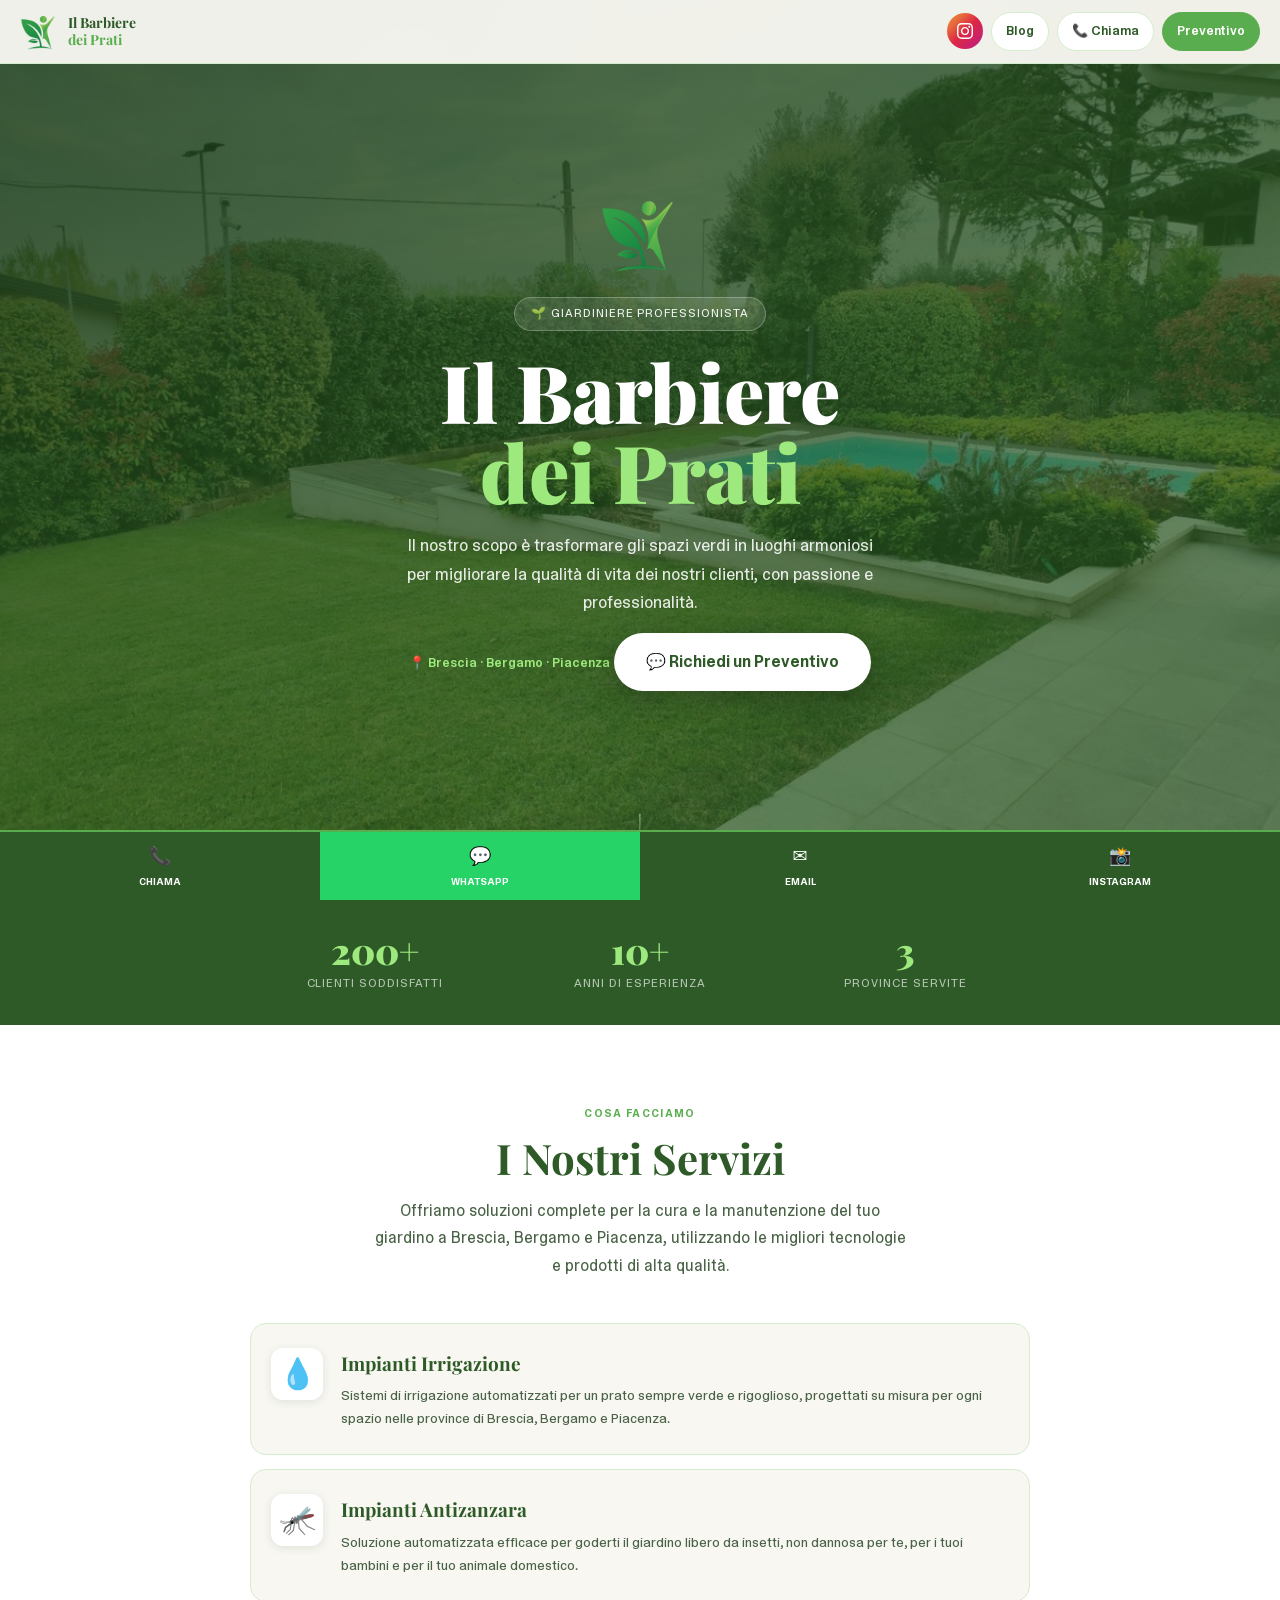
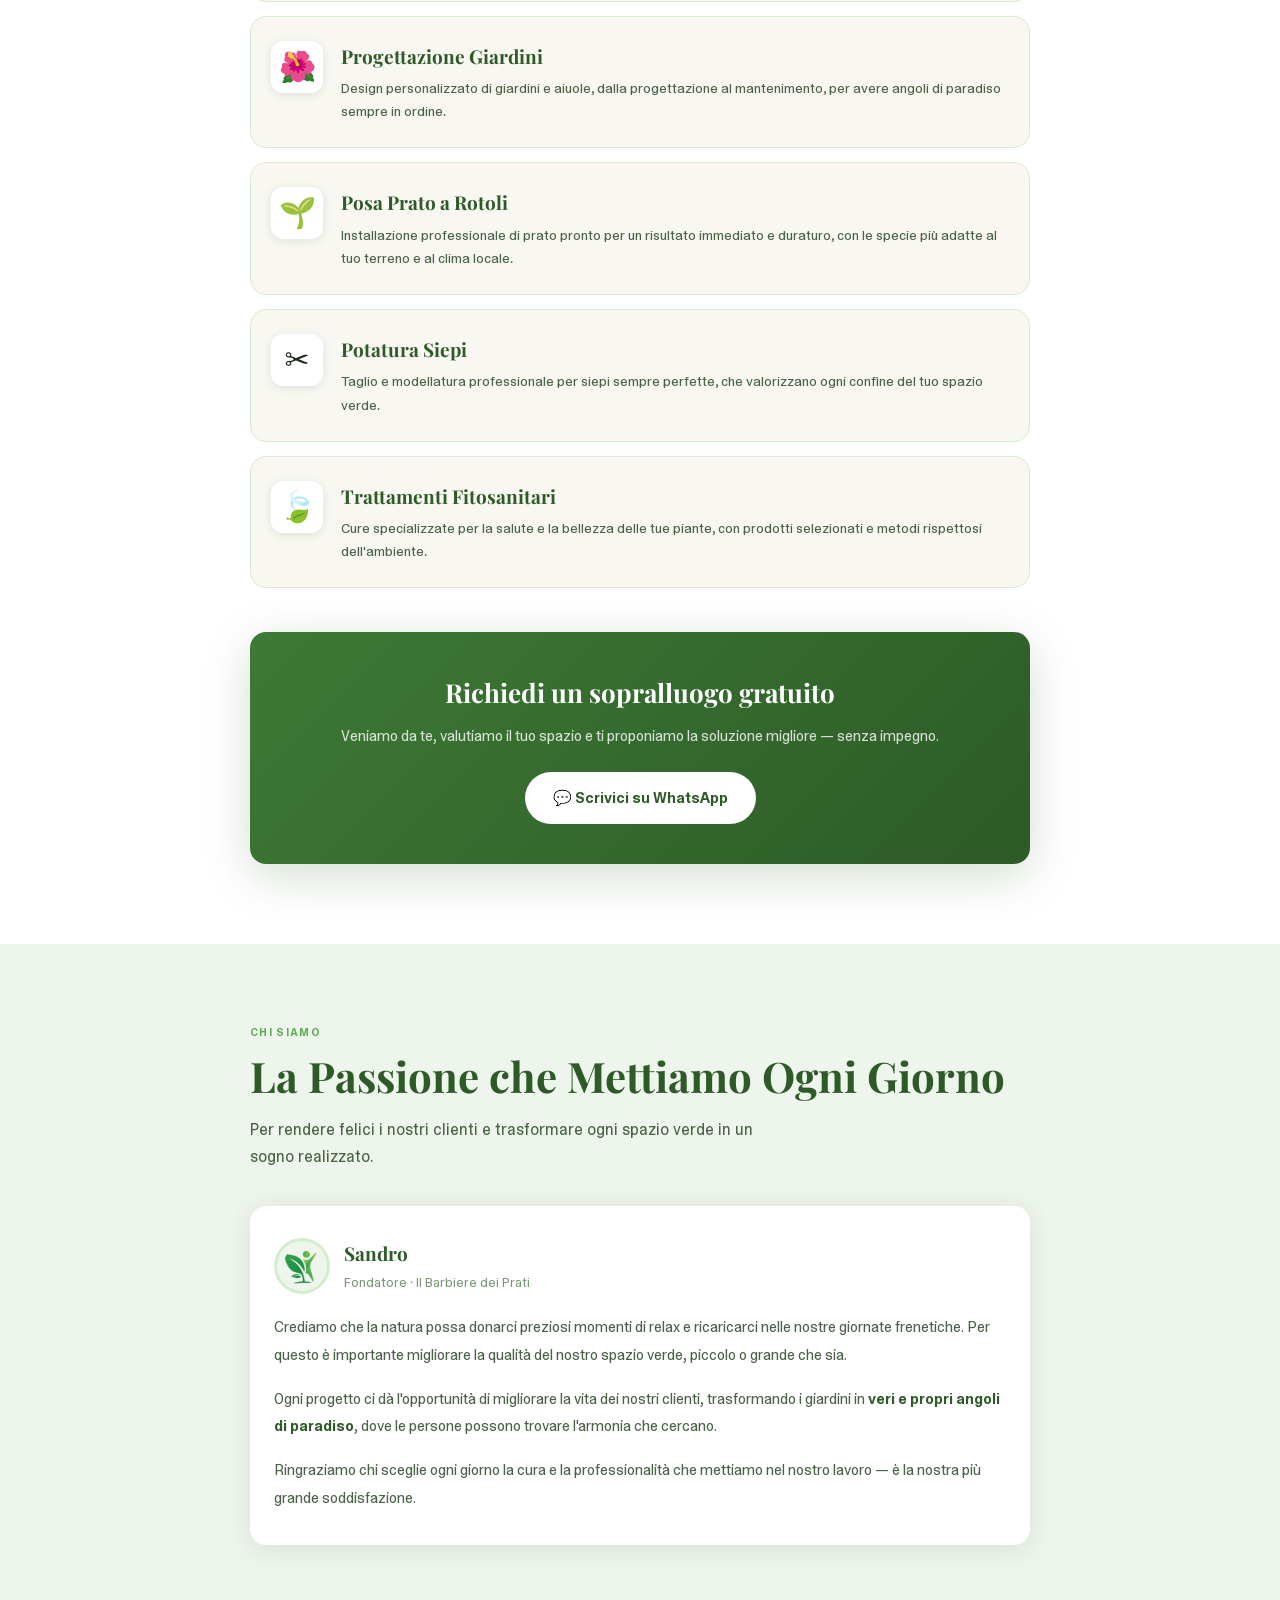
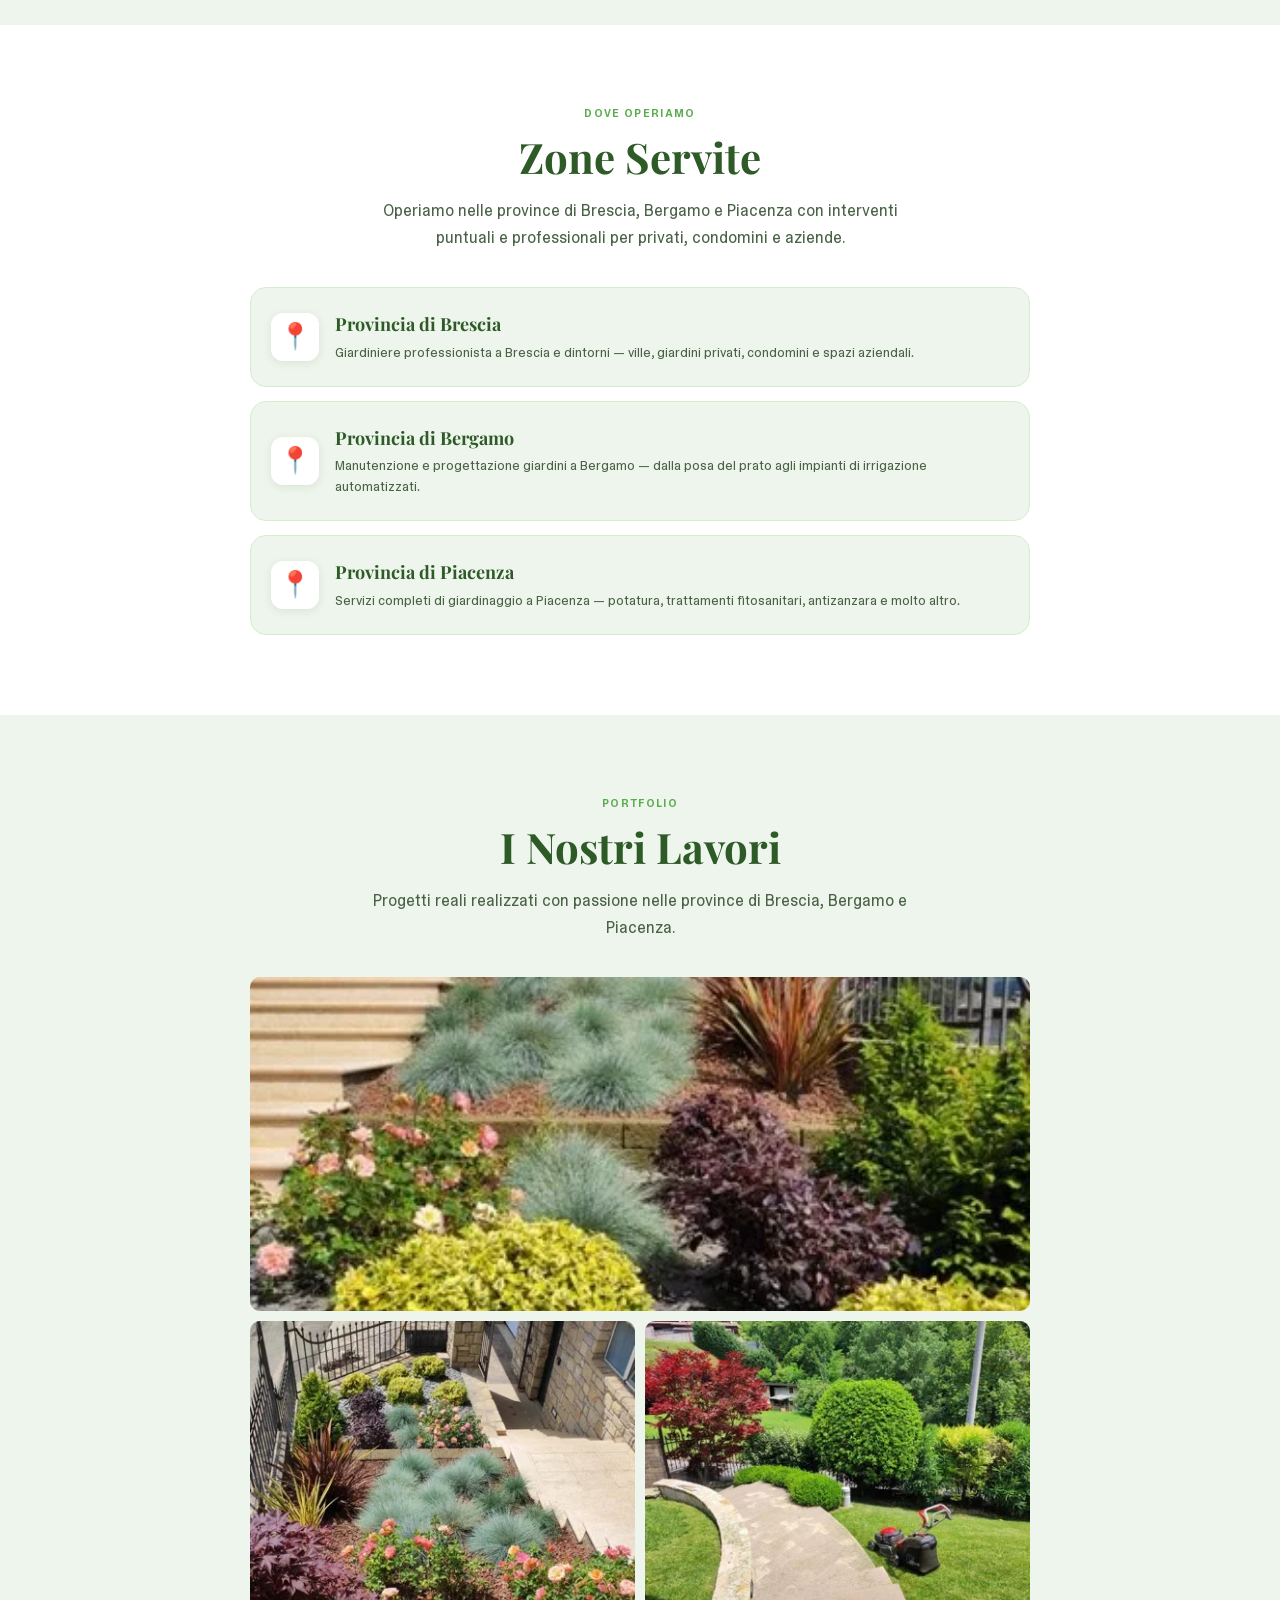
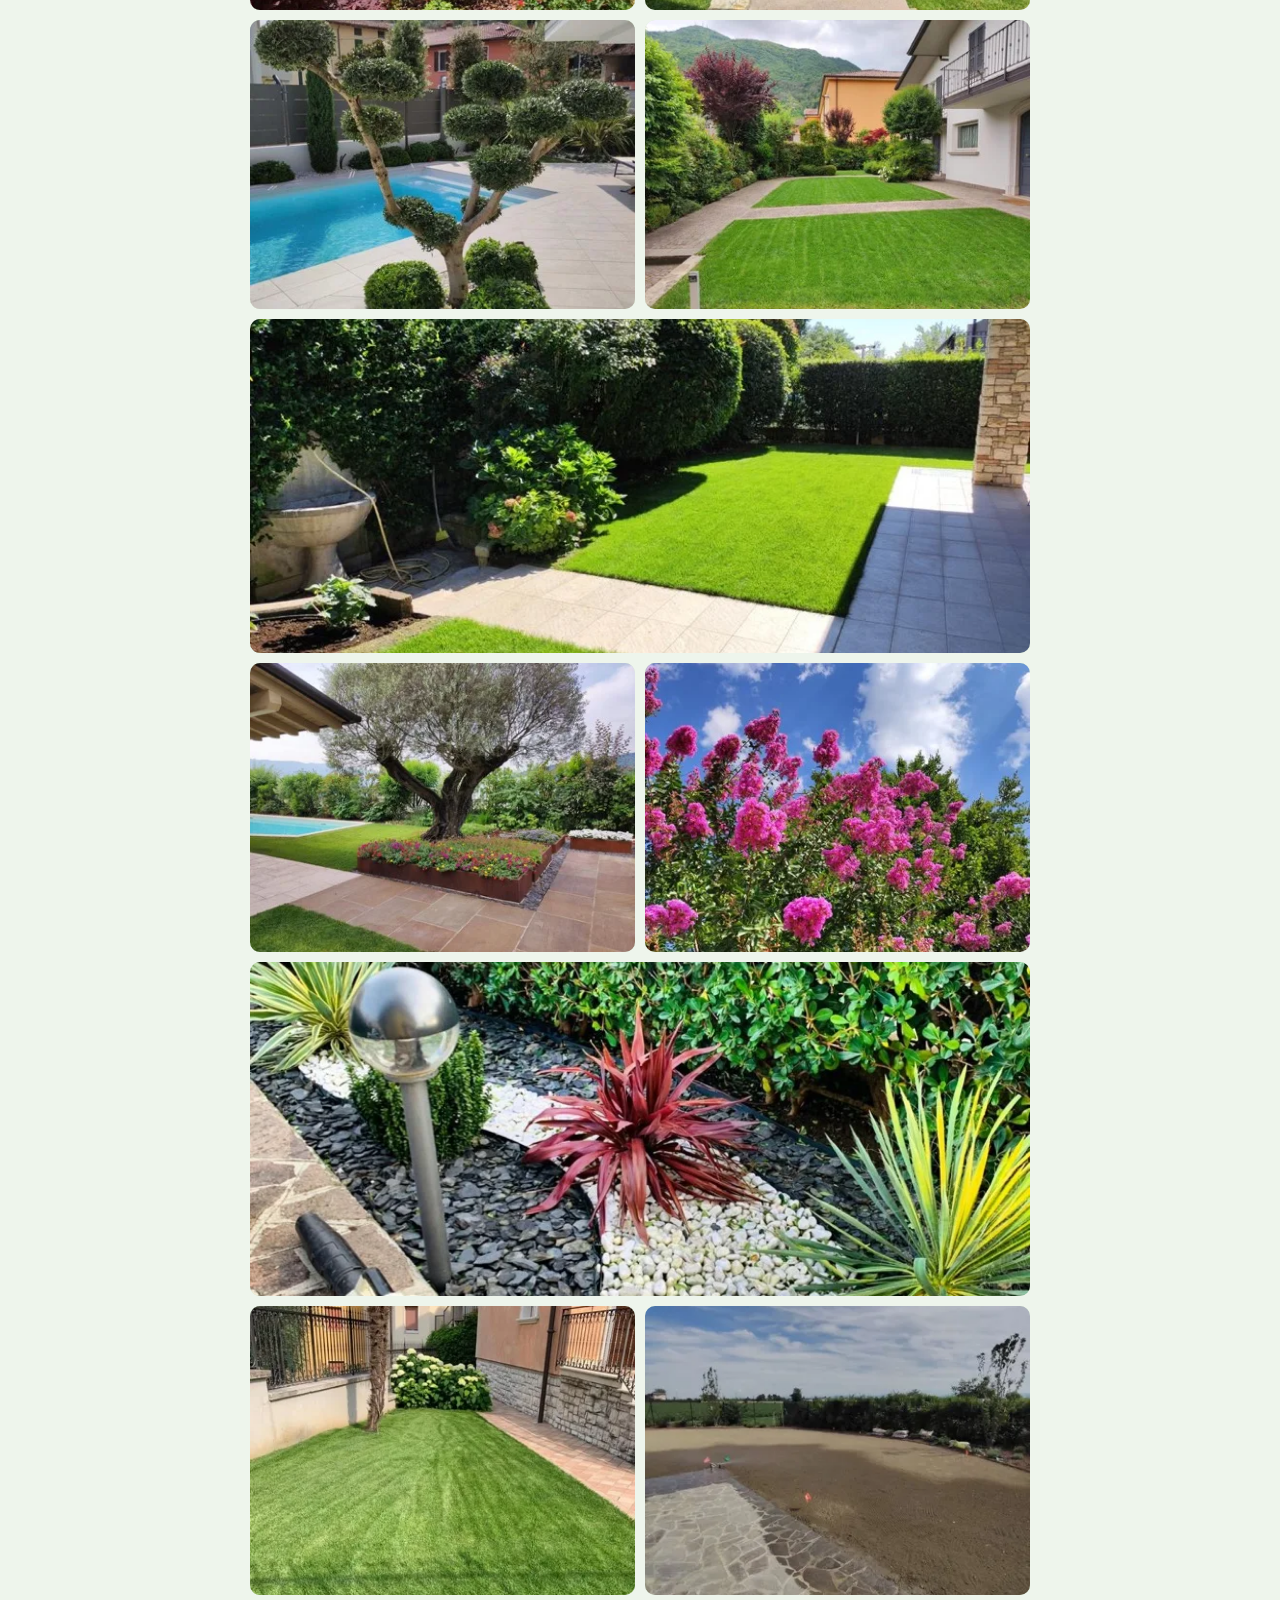
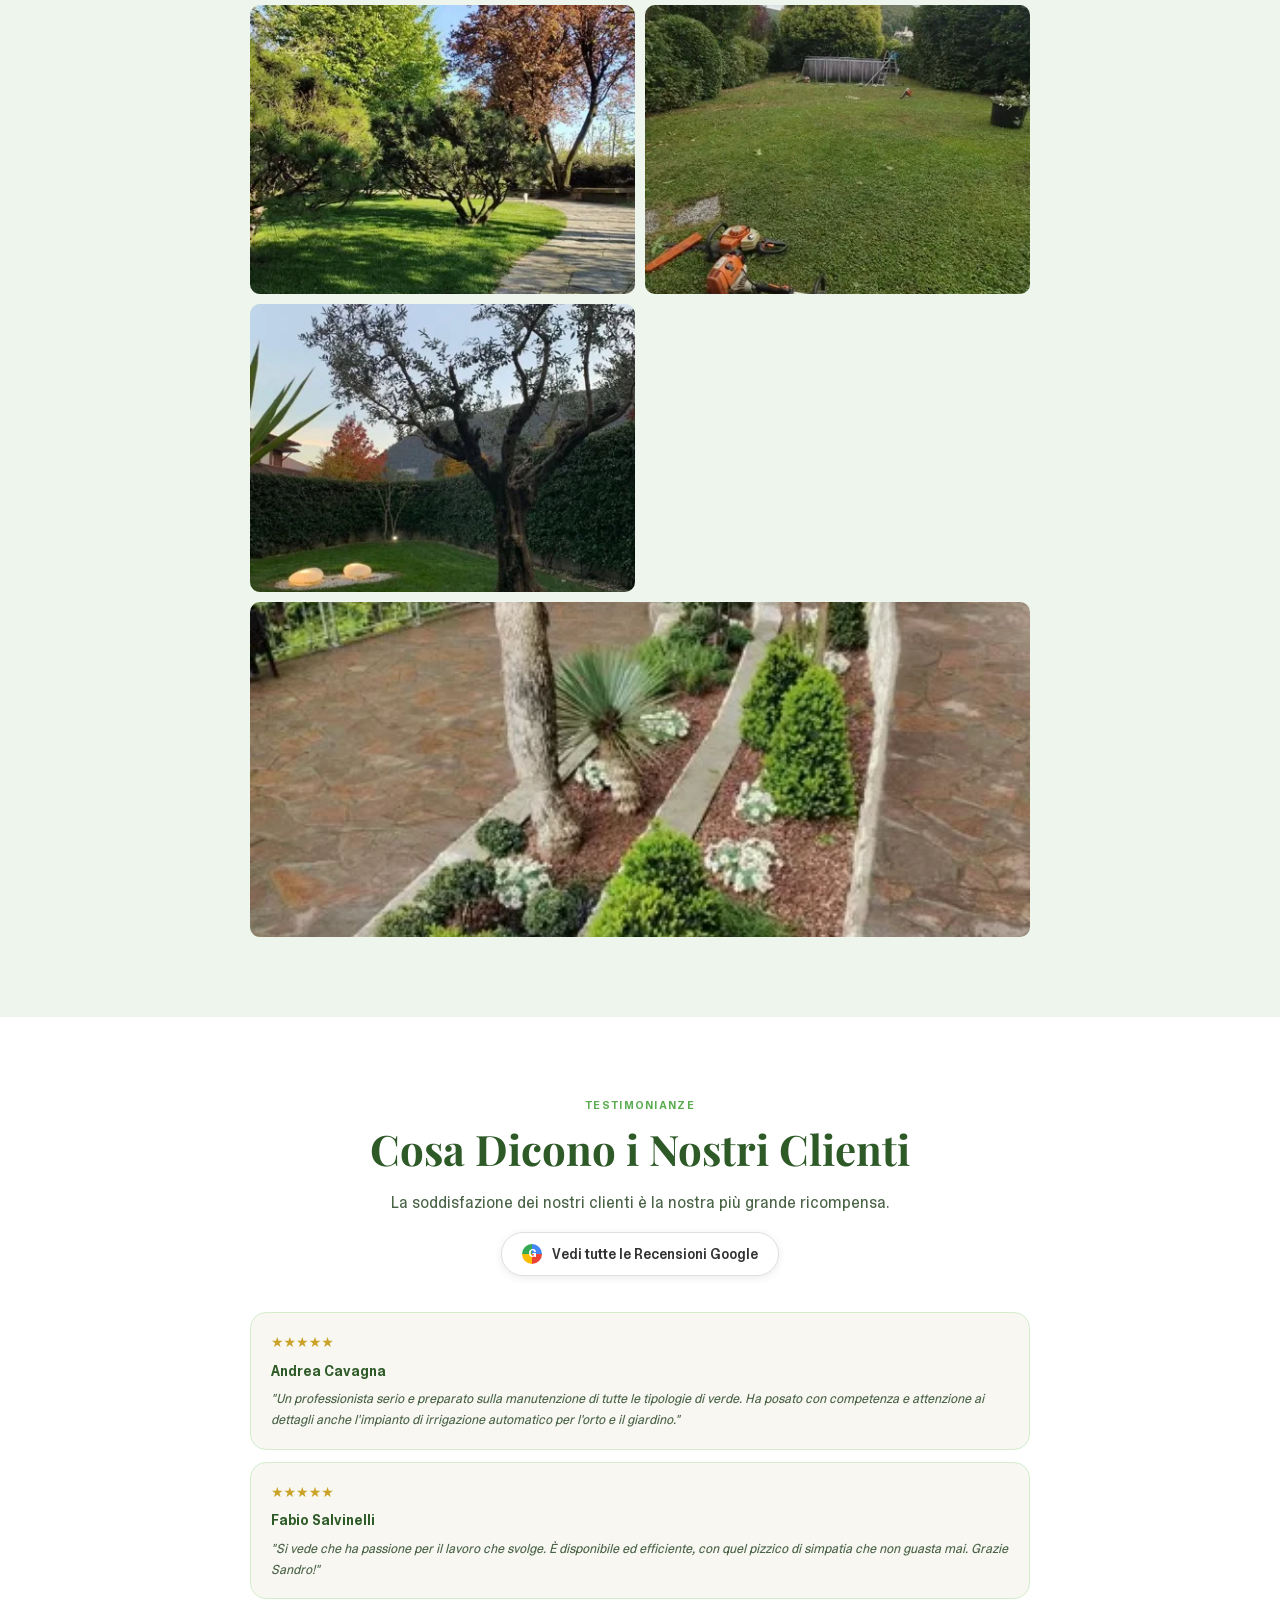
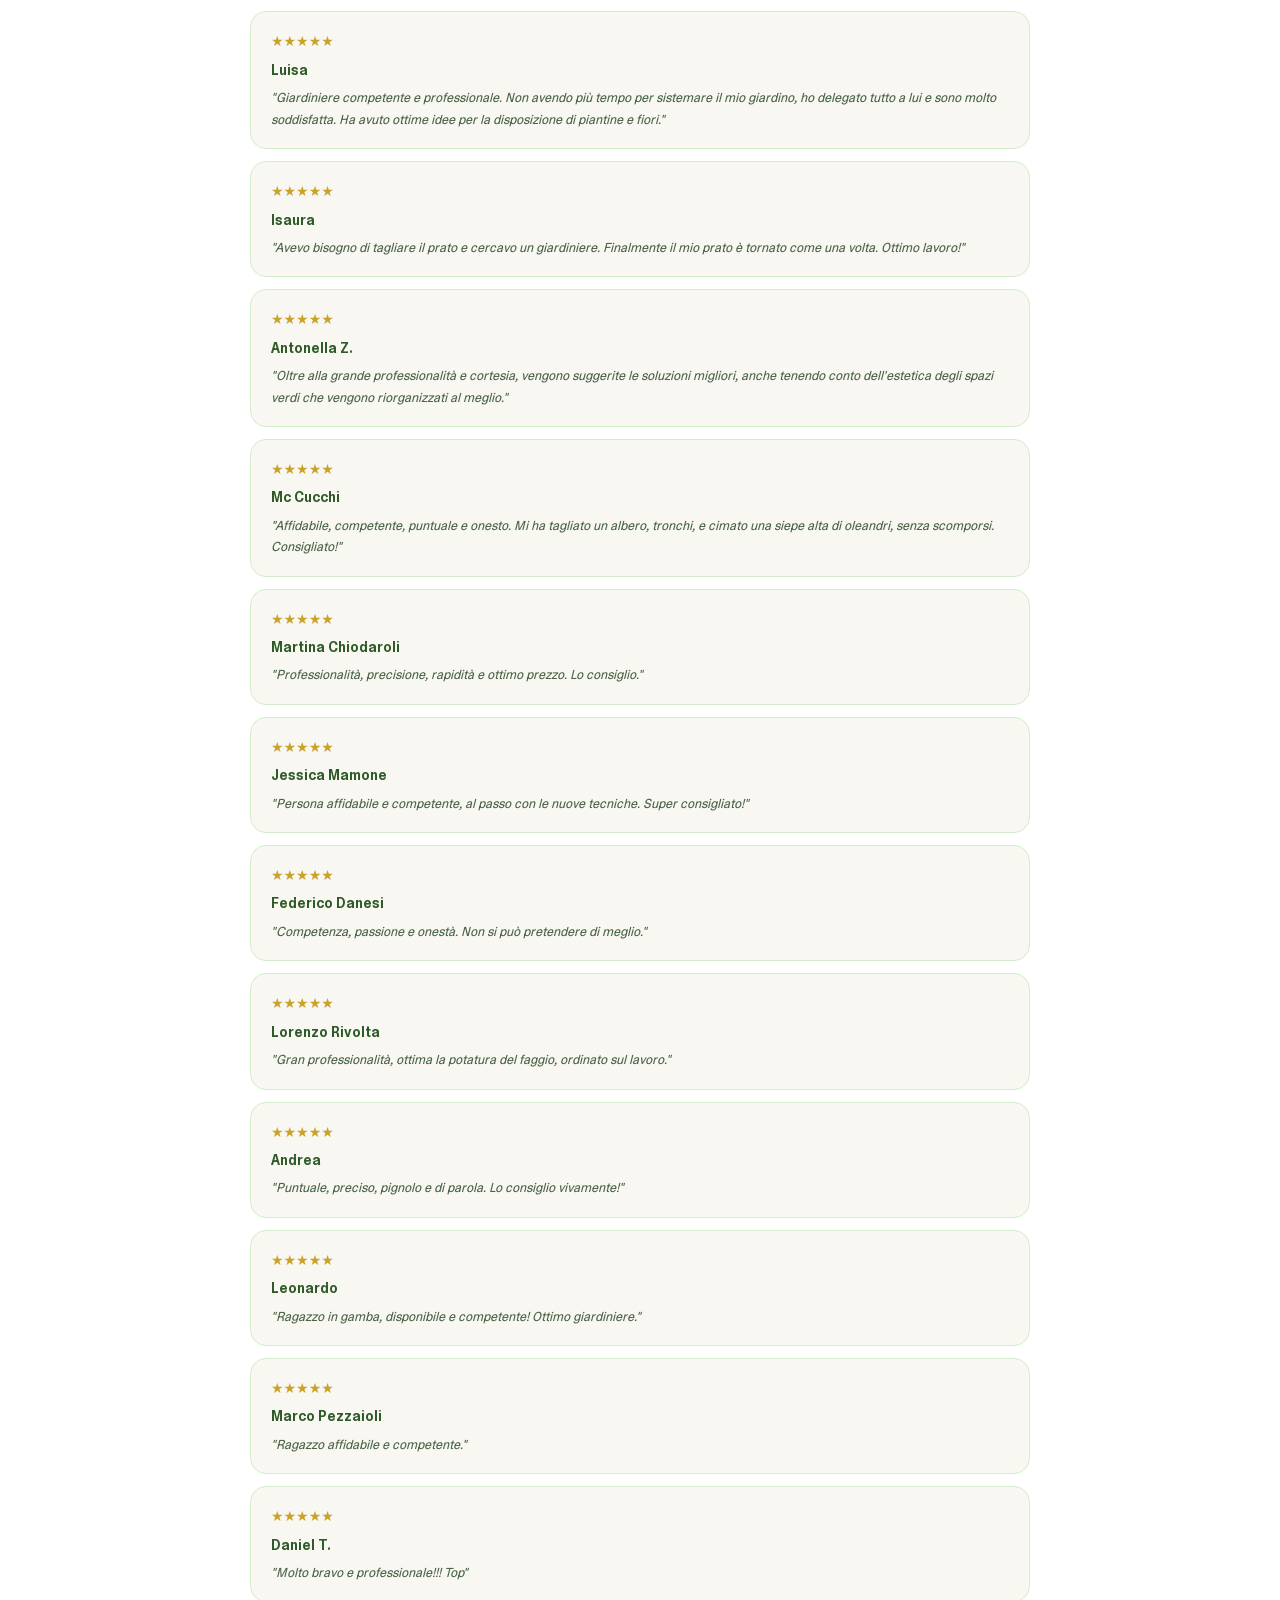
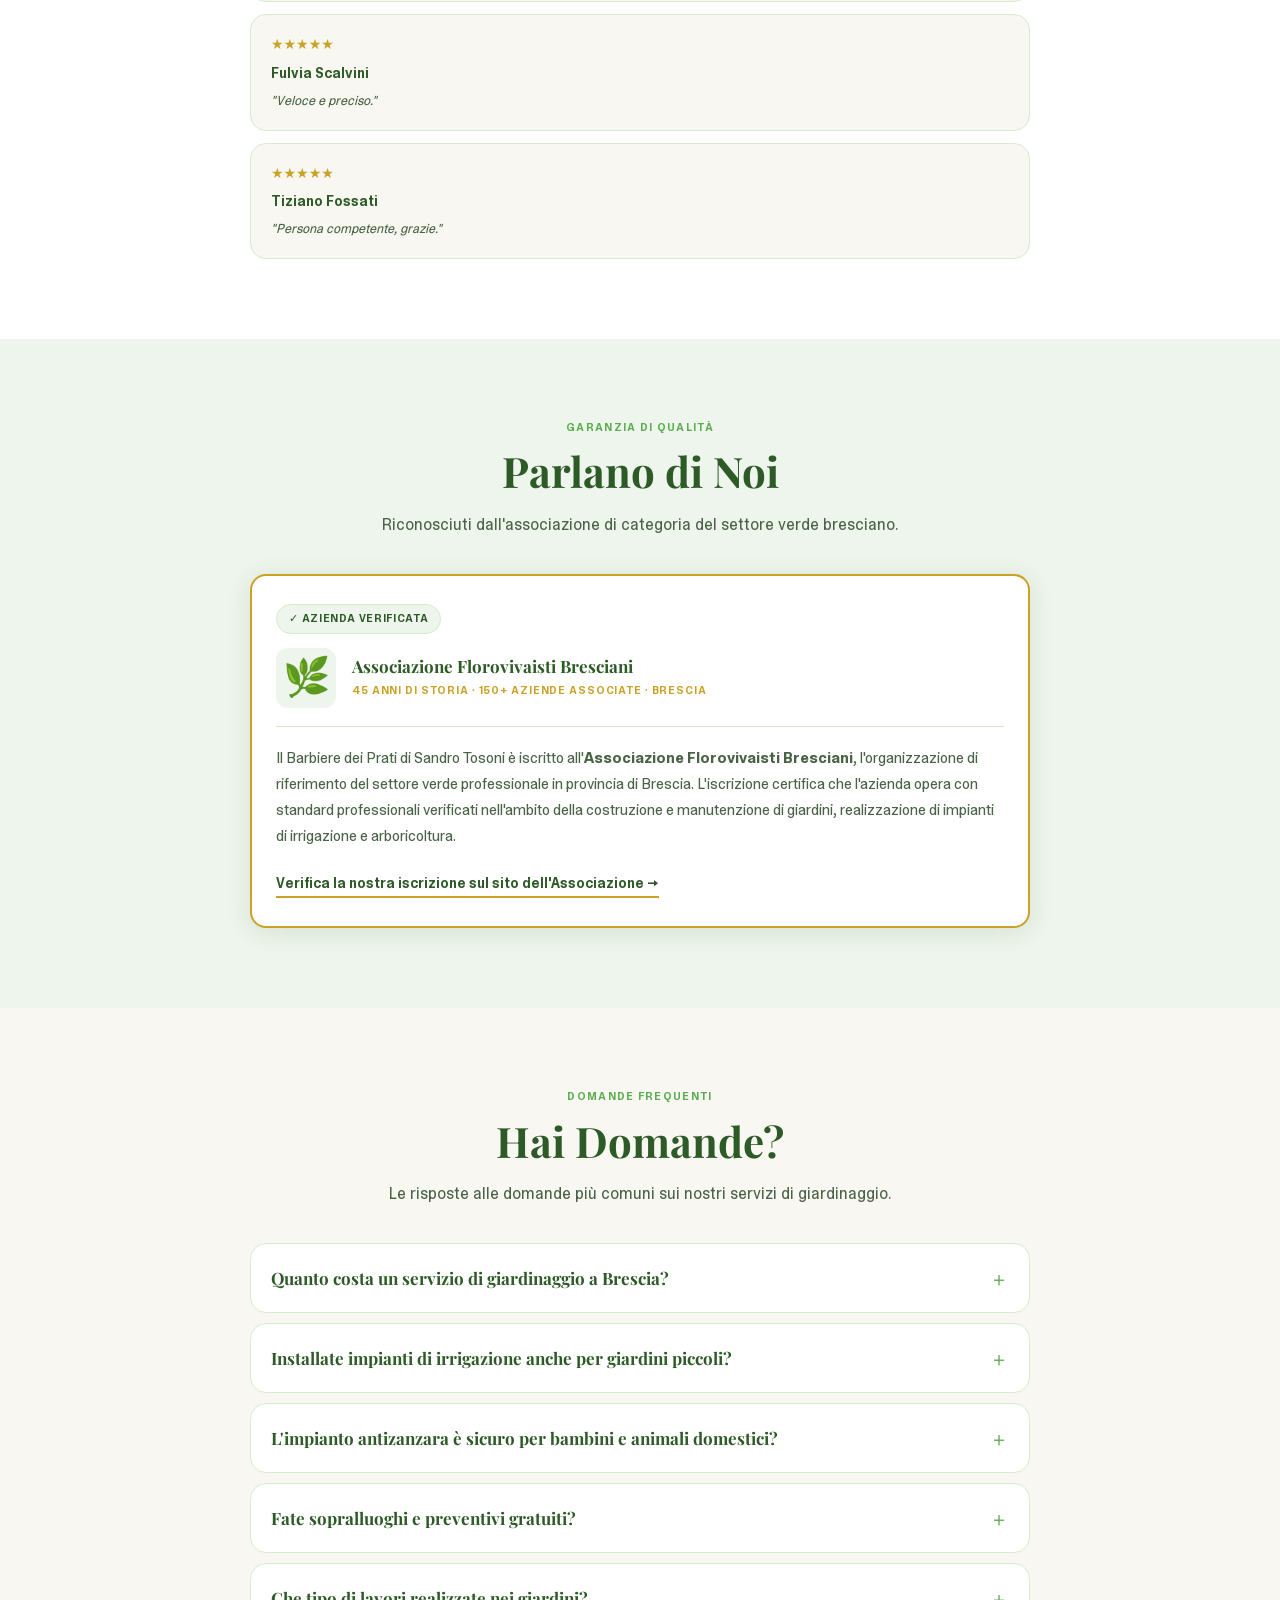
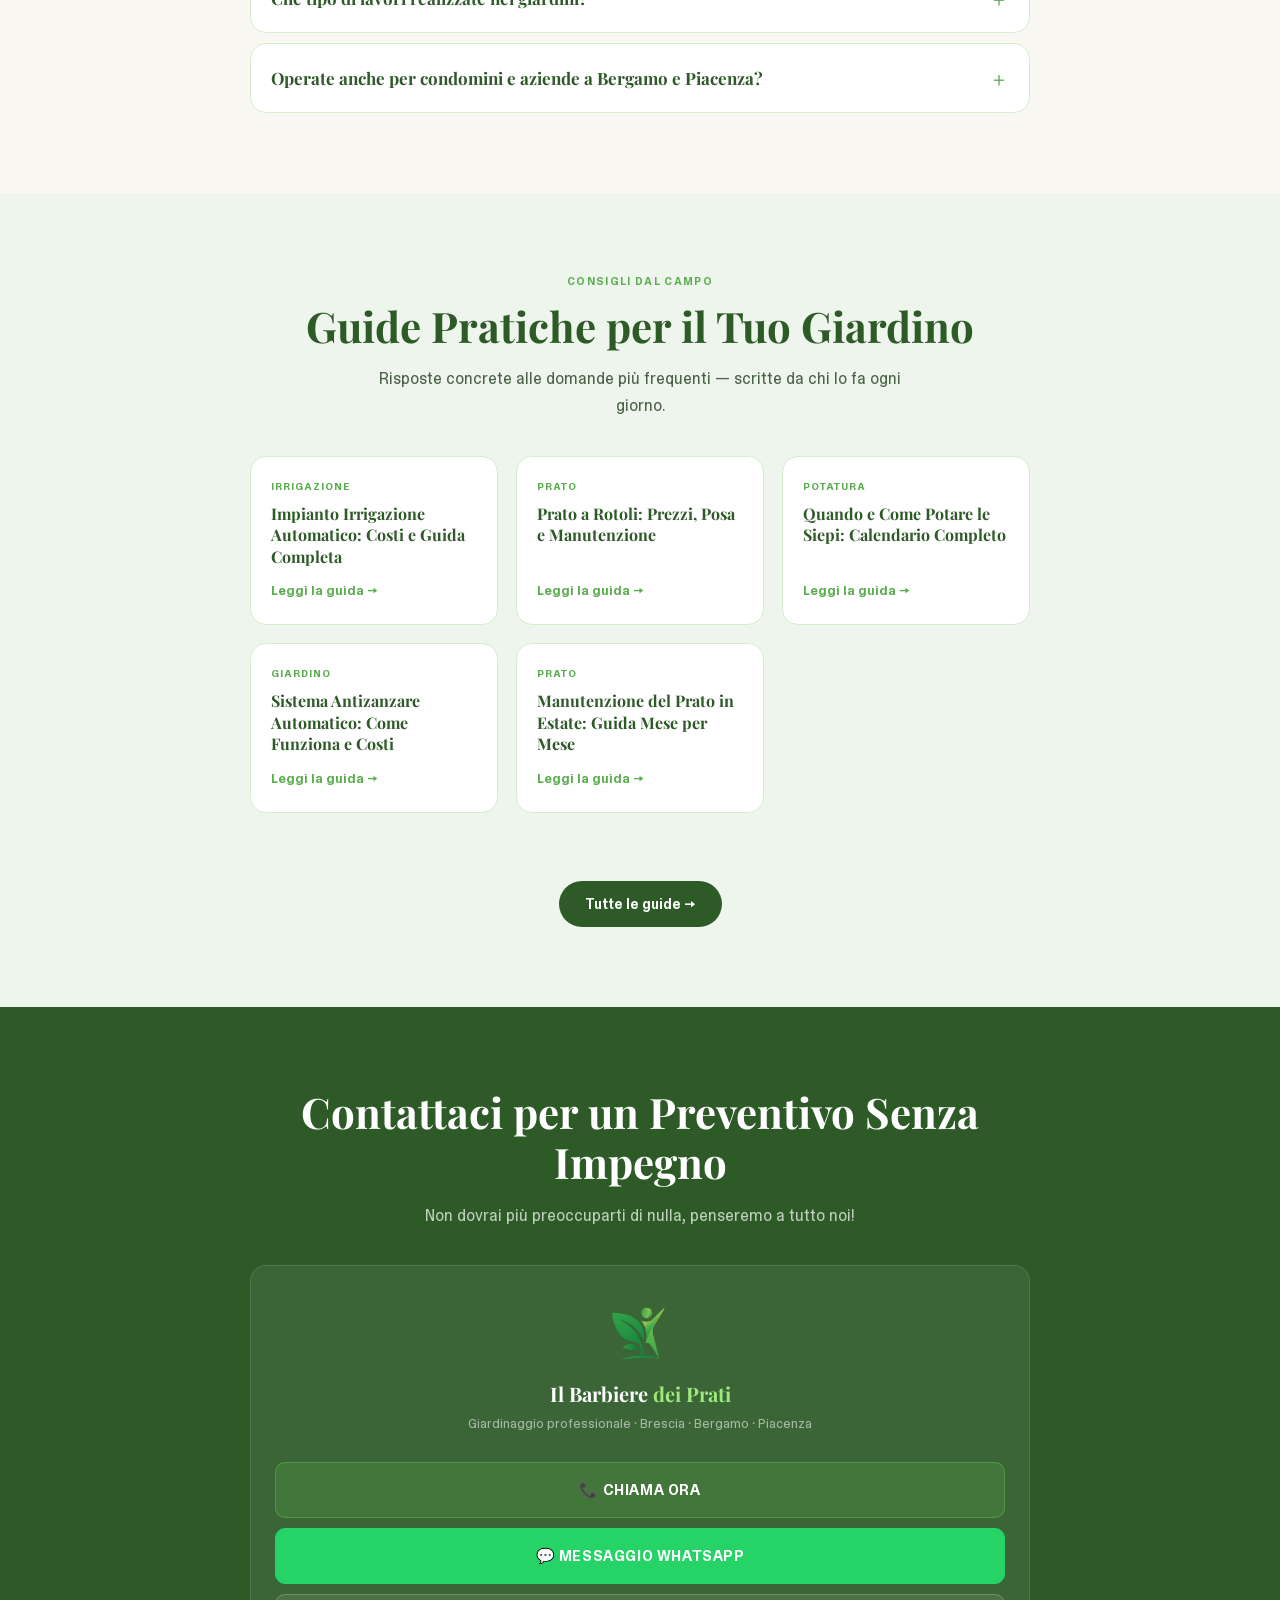
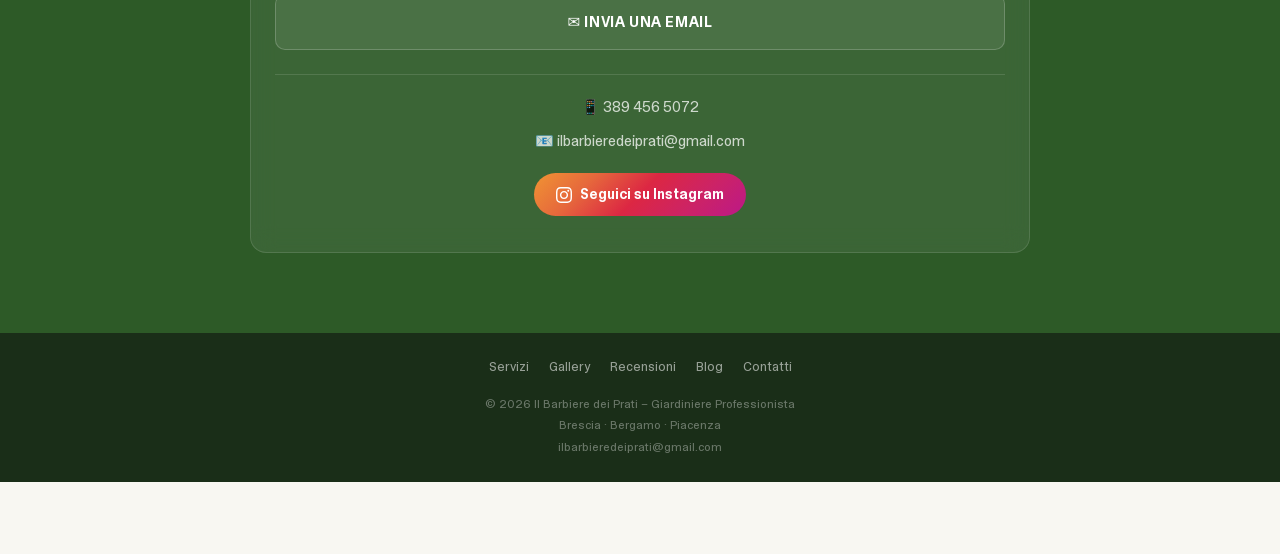
<file: index.html>
<!DOCTYPE html>
<html lang="it">
<head>
<meta charset="UTF-8"/>
<meta name="viewport" content="width=device-width,initial-scale=1.0"/>
<title>Il Barbiere dei Prati – Giardiniere Professionista Brescia, Bergamo, Piacenza</title>
<meta name="description" content="Giardiniere professionista a Brescia, Bergamo e Piacenza. Impianti irrigazione automatizzati, antizanzara, posa prato a rotoli, progettazione giardini, potatura siepi. Preventivo gratuito."/>
<meta name="robots" content="index,follow"/>
<meta name="google-site-verification" content="d-WX5pJSgoB0ieYz7vinlx-wEONZFpqK9xfWhA-rMxE"/>
<link rel="canonical" href="https://www.ilbarbieredeiprati.it/"/>
<link rel="icon" href="/images/logo-barbiere.png" type="image/png"/>
<link rel="shortcut icon" href="/images/logo-barbiere.png"/>
<link rel="apple-touch-icon" href="/images/logo-barbiere.png"/>

<!-- Open Graph -->
<meta property="og:type" content="website"/>
<meta property="og:url" content="https://www.ilbarbieredeiprati.it/"/>
<meta property="og:title" content="Il Barbiere dei Prati – Giardiniere Professionista Brescia"/>
<meta property="og:description" content="Giardiniere professionista a Brescia, Bergamo e Piacenza. Impianti irrigazione, antizanzara, progettazione giardini, posa prato a rotoli, potatura siepi. Preventivo gratuito."/>
<meta property="og:image" content="https://www.ilbarbieredeiprati.it/images/hero-bg.jpg"/>
<meta property="og:image:width" content="1200"/>
<meta property="og:image:height" content="900"/>
<meta property="og:image:alt" content="Giardino curato da Il Barbiere dei Prati"/>
<meta property="og:locale" content="it_IT"/>
<meta property="og:site_name" content="Il Barbiere dei Prati"/>

<!-- Twitter Card -->
<meta name="twitter:card" content="summary_large_image"/>
<meta name="twitter:title" content="Il Barbiere dei Prati – Giardiniere Professionista Brescia"/>
<meta name="twitter:description" content="Giardiniere professionista a Brescia, Bergamo e Piacenza. Impianti irrigazione, antizanzara, progettazione giardini."/>
<meta name="twitter:image" content="https://www.ilbarbieredeiprati.it/images/hero-bg.jpg"/>

<!-- Structured Data: LocalBusiness + FAQPage -->
<script type="application/ld+json">
{
  "@context": "https://schema.org",
  "@graph": [
    {
      "@type": ["LandscapingBusiness", "LocalBusiness"],
      "@id": "https://www.ilbarbieredeiprati.it/#business",
      "name": "Il Barbiere dei Prati",
      "alternateName": "Giardiniere Professionista Brescia Bergamo Piacenza",
      "disambiguatingDescription": "Azienda di giardinaggio professionale. Il nome 'Il Barbiere dei Prati' è un gioco di parole: come un barbiere cura i capelli, Sandro cura prati e giardini. Non è un salone da barba o parrucchiere.",
      "description": "Giardiniere professionista a Brescia, Bergamo e Piacenza. Specializzati in impianti di irrigazione automatizzati, sistemi antizanzara, progettazione giardini, posa prato a rotoli, potatura siepi e trattamenti fitosanitari. Oltre 10 anni di esperienza, 200+ clienti soddisfatti.",
      "url": "https://www.ilbarbieredeiprati.it",
      "telephone": "+393894565072",
      "email": "ilbarbieredeiprati@gmail.com",
      "image": "https://www.ilbarbieredeiprati.it/images/hero-bg.jpg",
      "logo": "https://www.ilbarbieredeiprati.it/images/logo-barbiere.png",
      "priceRange": "€€",
      "founder": {
        "@type": "Person",
        "name": "Sandro"
      },
      "address": {
        "@type": "PostalAddress",
        "addressLocality": "Brescia",
        "addressRegion": "BS",
        "addressCountry": "IT"
      },
      "geo": {
        "@type": "GeoCoordinates",
        "latitude": "45.5416",
        "longitude": "10.2118"
      },
      "areaServed": [
        { "@type": "AdministrativeArea", "name": "Provincia di Brescia" },
        { "@type": "AdministrativeArea", "name": "Provincia di Bergamo" },
        { "@type": "AdministrativeArea", "name": "Provincia di Piacenza" }
      ],
      "openingHoursSpecification": [
        {
          "@type": "OpeningHoursSpecification",
          "dayOfWeek": ["Monday","Tuesday","Wednesday","Thursday","Friday"],
          "opens": "08:00",
          "closes": "18:00"
        },
        {
          "@type": "OpeningHoursSpecification",
          "dayOfWeek": ["Saturday"],
          "opens": "08:00",
          "closes": "13:00"
        }
      ],
      "hasOfferCatalog": {
        "@type": "OfferCatalog",
        "name": "Servizi di Giardinaggio",
        "itemListElement": [
          { "@type": "Offer", "itemOffered": { "@type": "Service", "name": "Impianti di Irrigazione Automatizzati", "description": "Sistemi di irrigazione automatizzati progettati su misura per ogni spazio, per un prato sempre verde e rigoglioso." } },
          { "@type": "Offer", "itemOffered": { "@type": "Service", "name": "Impianti Antizanzara", "description": "Sistemi automatizzati per eliminare le zanzare dal giardino, sicuri per bambini e animali domestici." } },
          { "@type": "Offer", "itemOffered": { "@type": "Service", "name": "Progettazione Giardini", "description": "Design personalizzato di giardini e aiuole, dalla progettazione al mantenimento." } },
          { "@type": "Offer", "itemOffered": { "@type": "Service", "name": "Posa Prato a Rotoli", "description": "Installazione professionale di prato pronto per un risultato immediato e duraturo." } },
          { "@type": "Offer", "itemOffered": { "@type": "Service", "name": "Potatura Siepi", "description": "Taglio e modellatura professionale per siepi sempre perfette che valorizzano il giardino." } },
          { "@type": "Offer", "itemOffered": { "@type": "Service", "name": "Trattamenti Fitosanitari", "description": "Cure specializzate per la salute delle piante con prodotti rispettosi dell'ambiente." } }
        ]
      },
      "aggregateRating": {
        "@type": "AggregateRating",
        "ratingValue": "5",
        "reviewCount": "16",
        "bestRating": "5",
        "worstRating": "1"
      },
      "review": [
        { "@type": "Review", "author": { "@type": "Person", "name": "Andrea Cavagna" }, "reviewRating": { "@type": "Rating", "ratingValue": "5", "bestRating": "5" }, "reviewBody": "Un professionista serio e preparato sulla manutenzione di tutte le tipologie di verde. Ha posato con competenza e attenzione ai dettagli anche l'impianto di irrigazione automatico per l'orto e il giardino." },
        { "@type": "Review", "author": { "@type": "Person", "name": "Fabio Salvinelli" }, "reviewRating": { "@type": "Rating", "ratingValue": "5", "bestRating": "5" }, "reviewBody": "Si vede che ha passione per il lavoro che svolge. È disponibile ed efficiente, con quel pizzico di simpatia che non guasta mai." },
        { "@type": "Review", "author": { "@type": "Person", "name": "Luisa" }, "reviewRating": { "@type": "Rating", "ratingValue": "5", "bestRating": "5" }, "reviewBody": "Giardiniere competente e professionale. Non avendo più tempo per sistemare il mio giardino, ho delegato tutto a lui e sono molto soddisfatta." }
      ],
      "sameAs": [
        "https://www.instagram.com/il_barbiere_dei_prati",
        "https://www.florovivaistibs.it/associato_197_il-barbiere-dei-prati-di-tosoni-sandro"
      ],
      "memberOf": {
        "@type": "Organization",
        "name": "Associazione Florovivaisti Bresciani",
        "url": "https://www.florovivaistibs.it"
      }
    },
    {
      "@type": "FAQPage",
      "mainEntity": [
        {
          "@type": "Question",
          "name": "Quanto costa un servizio di giardinaggio a Brescia?",
          "acceptedAnswer": {
            "@type": "Answer",
            "text": "Il costo dipende dal tipo di intervento e dalla dimensione dello spazio. Offriamo sempre un sopralluogo gratuito per valutare il progetto e fornire un preventivo personalizzato senza impegno. Contattateci al 389 456 5072 o su WhatsApp."
          }
        },
        {
          "@type": "Question",
          "name": "Installate impianti di irrigazione anche per giardini piccoli?",
          "acceptedAnswer": {
            "@type": "Answer",
            "text": "Sì, progettiamo impianti di irrigazione automatizzati su misura per ogni tipo di spazio, dai piccoli giardini domestici alle grandi proprietà aziendali, nelle province di Brescia, Bergamo e Piacenza."
          }
        },
        {
          "@type": "Question",
          "name": "L'impianto antizanzara è sicuro per bambini e animali domestici?",
          "acceptedAnswer": {
            "@type": "Answer",
            "text": "Assolutamente sì. Il nostro impianto antizanzara utilizza prodotti specificamente formulati per essere non nocivi per persone, bambini e animali domestici, garantendo un giardino protetto in totale sicurezza."
          }
        },
        {
          "@type": "Question",
          "name": "Fate sopralluoghi e preventivi gratuiti?",
          "acceptedAnswer": {
            "@type": "Answer",
            "text": "Sì, offriamo sopralluoghi e preventivi gratuiti senza impegno in tutte le zone che serviamo: provincia di Brescia, Bergamo e Piacenza. Contattateci su WhatsApp al 389 456 5072 o per email a ilbarbieredeiprati@gmail.com."
          }
        },
        {
          "@type": "Question",
          "name": "Che tipo di lavori realizzate nei giardini?",
          "acceptedAnswer": {
            "@type": "Answer",
            "text": "Copriamo l'intero ciclo di vita del giardino: dalla progettazione e posa del prato a rotoli, all'installazione di impianti di irrigazione automatizzati e sistemi antizanzara, fino alla manutenzione ordinaria con potatura siepi e trattamenti fitosanitari. Ogni intervento è personalizzato e seguito direttamente da Sandro, che garantisce standard di qualità elevati in ogni fase del lavoro."
          }
        },
        {
          "@type": "Question",
          "name": "Operate anche per condomini e aziende a Bergamo e Piacenza?",
          "acceptedAnswer": {
            "@type": "Answer",
            "text": "Sì, offriamo servizi di manutenzione del verde per privati, condomini, ville e aziende nelle province di Brescia, Bergamo e Piacenza. Contattaci per un preventivo personalizzato e gratuito."
          }
        }
      ]
    }
  ]
}
</script>

<!-- Preload hero image for faster LCP -->
<link rel="preload" as="image" href="images/hero-bg.jpg"/>

<link rel="preconnect" href="https://fonts.googleapis.com"/>
<link href="https://fonts.googleapis.com/css2?family=Playfair+Display:wght@700;900&display=swap" rel="stylesheet"/>
<style>
@font-face{font-family:'Camera';src:url('fonts/CameraPlainVariable.woff2') format('woff2');font-weight:100 900;font-style:normal;font-display:swap}
*,*::before,*::after{box-sizing:border-box;margin:0;padding:0}
:root{--gd:#2d5a27;--gm:#3d7a35;--gl:#5aad4e;--gp:#eef5ec;--gmt:#d4edcd;--cream:#f8f7f2;--td:#1a2e18;--tm:#4a6347;--tl:#7a9977;--gold:#c9a227;--w:#ffffff;--sh:0 4px 24px rgba(45,90,39,.12);--shl:0 12px 48px rgba(45,90,39,.2);--r:16px;--rs:10px}
html{scroll-behavior:smooth}
body{font-family:'Camera',system-ui,sans-serif;background:var(--cream);color:var(--td);line-height:1.6;overflow-x:hidden;padding-bottom:72px}
nav{position:fixed;top:0;left:0;right:0;z-index:200;background:rgba(248,247,242,.96);backdrop-filter:blur(14px);border-bottom:1px solid var(--gmt);padding:0 20px;height:64px;display:flex;align-items:center;justify-content:space-between}
.nl{display:flex;align-items:center;gap:10px;text-decoration:none}
.nl img{width:38px;height:38px;object-fit:contain}
.nl-t{font-family:'Playfair Display',serif;font-size:14px;font-weight:700;color:var(--gd);line-height:1.2}
.nl-t span{color:var(--gl)}
.na{display:flex;gap:8px;align-items:center}
.nig{display:flex;align-items:center;justify-content:center;width:36px;height:36px;border-radius:50%;background:linear-gradient(135deg,#f09433,#e6683c,#dc2743,#cc2366,#bc1888);text-decoration:none}
.nig svg{width:16px;height:16px;fill:white}
.nb{display:flex;align-items:center;gap:6px;padding:8px 14px;border-radius:50px;border:1.5px solid var(--gmt);background:var(--w);color:var(--gd);font-size:13px;font-weight:500;text-decoration:none;white-space:nowrap}
.nb:hover{background:var(--gp)}
.nb.p{background:var(--gl);border-color:var(--gl);color:var(--w)}
.nb.p:hover{background:var(--gd)}
.sb{position:fixed;bottom:0;left:0;right:0;z-index:200;background:var(--gd);display:flex;border-top:2px solid var(--gl)}
.sb a{flex:1;display:flex;flex-direction:column;align-items:center;justify-content:center;padding:10px 4px;color:var(--w);text-decoration:none;font-size:10px;font-weight:600;gap:3px}
.sb a .ic{font-size:18px}
.sb a.wa{background:#25d366}
#home{min-height:100vh;position:relative;display:flex;align-items:center;justify-content:center;text-align:center;padding:80px 24px;overflow:hidden}
.hbg{position:absolute;inset:0;background:url('images/hero-bg.jpg') center/cover no-repeat}
.hov{position:absolute;inset:0;background:linear-gradient(160deg,rgba(20,55,16,.84) 0%,rgba(35,80,28,.74) 45%,rgba(50,110,40,.58) 100%)}
.hc{position:relative;z-index:2;max-width:640px}
.hlw{margin-bottom:16px}
.hlw img{width:80px;height:80px;object-fit:contain}
.hbadge{display:inline-flex;align-items:center;gap:8px;background:rgba(255,255,255,.12);border:1px solid rgba(255,255,255,.25);border-radius:50px;padding:6px 16px;font-size:12px;color:rgba(255,255,255,.92);margin-bottom:20px;letter-spacing:.08em;text-transform:uppercase}
.ht{font-family:'Playfair Display',serif;font-size:clamp(46px,12vw,80px);font-weight:900;color:var(--w);line-height:1.0;margin-bottom:20px}
.ht .ac{color:#9de97d;display:block}
.hs{font-size:17px;color:rgba(255,255,255,.87);line-height:1.7;margin-bottom:16px;max-width:480px;margin-left:auto;margin-right:auto}
.hz{display:inline-flex;align-items:center;gap:6px;font-size:13px;color:#9de97d;margin-bottom:32px;font-weight:500}
.hcta{display:inline-flex;align-items:center;gap:10px;background:var(--w);color:var(--gd);padding:16px 32px;border-radius:50px;font-size:16px;font-weight:600;text-decoration:none;box-shadow:0 8px 32px rgba(0,0,0,.25)}
.hscr{position:absolute;bottom:28px;left:50%;transform:translateX(-50%);display:flex;flex-direction:column;align-items:center;gap:6px;color:rgba(255,255,255,.5);font-size:10px;letter-spacing:.12em;text-transform:uppercase;z-index:2}
.hscrl{width:1px;height:36px;background:linear-gradient(to bottom,rgba(255,255,255,.6),transparent);animation:pulse 2s ease-in-out infinite}
@keyframes pulse{0%,100%{opacity:.4}50%{opacity:1}}
section{padding:80px 24px}
.con{max-width:780px;margin:0 auto}
.sl{text-transform:uppercase;letter-spacing:.12em;font-size:11px;font-weight:600;color:var(--gl);margin-bottom:10px}
.st{font-family:'Playfair Display',serif;font-size:clamp(26px,6vw,42px);font-weight:700;color:var(--gd);line-height:1.2;margin-bottom:14px}
.ss{font-size:16px;color:var(--tm);line-height:1.7;max-width:540px}
.tc{text-align:center}
.tc .ss{margin:0 auto}
.statsb{background:var(--gd);padding:32px 24px}
.stg{max-width:780px;margin:0 auto;display:grid;grid-template-columns:repeat(3,1fr);gap:16px;text-align:center}
.stn{font-family:'Playfair Display',serif;font-size:36px;font-weight:900;color:#9de97d;line-height:1}
.stlb{font-size:12px;color:rgba(255,255,255,.65);margin-top:6px;text-transform:uppercase;letter-spacing:.08em}
#servizi{background:var(--w)}
.svg{display:grid;grid-template-columns:1fr;gap:14px;margin-top:44px}
.sc{background:var(--cream);border:1px solid var(--gmt);border-radius:var(--r);padding:24px 20px;display:flex;align-items:flex-start;gap:18px;transition:all .3s}
.sc:hover{transform:translateY(-4px);box-shadow:var(--shl);border-color:var(--gl);background:var(--w)}
.si{font-size:30px;flex-shrink:0;width:52px;height:52px;background:var(--w);border-radius:12px;display:flex;align-items:center;justify-content:center;box-shadow:0 2px 8px rgba(45,90,39,.12)}
.sb2 h3{font-family:'Playfair Display',serif;font-size:19px;font-weight:700;color:var(--gd);margin-bottom:6px}
.sb2 p{font-size:14px;color:var(--tm);line-height:1.65}
.mc{background:linear-gradient(135deg,var(--gm),var(--gd));border-radius:var(--r);padding:40px 28px;text-align:center;margin-top:44px;box-shadow:var(--shl)}
.mc h3{font-family:'Playfair Display',serif;font-size:26px;color:var(--w);margin-bottom:10px}
.mc p{font-size:15px;color:rgba(255,255,255,.8);margin-bottom:24px}
.mc a{display:inline-flex;align-items:center;gap:8px;background:var(--w);color:var(--gd);padding:14px 28px;border-radius:50px;font-weight:600;font-size:15px;text-decoration:none}
#chi-siamo{background:var(--gp)}
.ac2{background:var(--w);border-radius:var(--r);padding:32px 24px;box-shadow:var(--sh);margin-top:36px}
.an{display:flex;align-items:center;gap:14px;margin-bottom:20px}
.av{width:56px;height:56px;flex-shrink:0;border-radius:50%;background:var(--gl);display:flex;align-items:center;justify-content:center;font-size:26px;border:3px solid var(--gmt)}
.ant h4{font-family:'Playfair Display',serif;font-size:19px;color:var(--gd)}
.ant span{font-size:13px;color:var(--tl)}
.ac2 p{font-size:15px;color:var(--tm);line-height:1.85;margin-bottom:16px}
.ac2 p:last-child{margin-bottom:0}
.ac2 strong{color:var(--gd);font-weight:600}
#zone{background:var(--w)}
.zg{display:grid;grid-template-columns:1fr;gap:14px;margin-top:36px}
.zc{background:var(--gp);border:1px solid var(--gmt);border-radius:var(--r);padding:22px 20px;display:flex;align-items:center;gap:16px;transition:all .3s}
.zc:hover{transform:translateX(6px);border-color:var(--gl);box-shadow:var(--sh)}
.zi{font-size:26px;width:48px;height:48px;background:var(--w);border-radius:12px;display:flex;align-items:center;justify-content:center;flex-shrink:0;box-shadow:0 2px 8px rgba(45,90,39,.1)}
.zb h3{font-family:'Playfair Display',serif;font-size:18px;color:var(--gd);margin-bottom:4px}
.zb p{font-size:13px;color:var(--tm)}
#lavori{background:var(--gp)}
.gg{display:grid;grid-template-columns:1fr 1fr;gap:10px;margin-top:36px}
.gi{border-radius:var(--rs);overflow:hidden;aspect-ratio:4/3;background:var(--gmt)}
.gi img{width:100%;height:100%;object-fit:cover;transition:transform .5s ease;display:block}
.gi:hover img{transform:scale(1.07)}
.gi.w{grid-column:span 2;aspect-ratio:21/9}
#recensioni{background:var(--w)}
.rt{text-align:center;margin-bottom:36px}
.gb{display:inline-flex;align-items:center;gap:10px;background:var(--w);border:1.5px solid #e0e0e0;border-radius:50px;padding:10px 20px;font-size:14px;font-weight:500;color:#333;text-decoration:none;box-shadow:0 2px 8px rgba(0,0,0,.08);margin-top:16px}
.gg2{width:20px;height:20px;border-radius:50%;background:conic-gradient(#4285F4 0 25%,#EA4335 25% 50%,#FBBC04 50% 75%,#34A853 75%);display:flex;align-items:center;justify-content:center;color:white;font-size:11px;font-weight:700}
.rl{display:flex;flex-direction:column;gap:12px}
.rc{background:var(--cream);border:1px solid var(--gmt);border-radius:var(--r);padding:18px 20px}
.rs{color:var(--gold);font-size:14px;margin-bottom:6px}
.rn{font-weight:600;color:var(--gd);font-size:14px;margin-bottom:6px}
.rx{font-size:13px;color:var(--tm);line-height:1.65;font-style:italic}
#riconoscimenti{background:var(--gp)}
.pr-card{background:var(--w);border:2px solid var(--gold);border-radius:var(--r);padding:28px 24px;margin-top:36px;box-shadow:var(--sh)}
.pr-badge{display:flex;align-items:center;gap:16px;margin-bottom:18px;padding-bottom:18px;border-bottom:1px solid var(--gmt)}
.pr-icon{font-size:38px;flex-shrink:0;width:60px;height:60px;background:var(--gp);border-radius:12px;display:flex;align-items:center;justify-content:center}
.pr-name{font-family:'Playfair Display',serif;font-size:17px;font-weight:700;color:var(--gd);line-height:1.3}
.pr-assoc-meta{font-size:11px;color:var(--gold);font-weight:600;text-transform:uppercase;letter-spacing:.08em;margin-top:5px}
.pr-body{font-size:15px;color:var(--tm);line-height:1.75;margin-bottom:20px}
.pr-link{display:inline-flex;align-items:center;gap:6px;color:var(--gd);font-weight:600;font-size:14px;text-decoration:none;border-bottom:2px solid var(--gold);padding-bottom:2px;transition:color .2s}
.pr-link:hover{color:var(--gl)}
#blog{background:var(--gp)}
.blog-grid-home{display:grid;grid-template-columns:repeat(3,1fr);gap:18px;margin-top:36px}
.blog-card-home{background:var(--w);border:1px solid var(--gmt);border-radius:var(--r);padding:22px 20px;text-decoration:none;display:flex;flex-direction:column;gap:8px;transition:all .25s}
.blog-card-home:hover{border-color:var(--gl);transform:translateY(-3px);box-shadow:var(--sh)}
.bch-cat{font-size:10px;font-weight:700;color:var(--gl);text-transform:uppercase;letter-spacing:.1em}
.bch-title{font-family:'Playfair Display',serif;font-size:16px;font-weight:700;color:var(--gd);line-height:1.35;flex-grow:1}
.bch-arrow{font-size:13px;color:var(--gl);font-weight:600;margin-top:6px}
.blog-all{display:inline-flex;align-items:center;gap:8px;margin-top:32px;background:var(--gd);color:var(--w);padding:12px 26px;border-radius:50px;font-weight:600;font-size:14px;text-decoration:none;transition:background .2s}
.blog-all:hover{background:var(--gm)}
.pr-seal{display:inline-flex;align-items:center;gap:6px;background:var(--gp);border:1px solid var(--gmt);border-radius:50px;padding:5px 12px;font-size:11px;font-weight:600;color:var(--gd);text-transform:uppercase;letter-spacing:.06em;margin-bottom:14px}
#faq{background:var(--cream)}
.fql{margin-top:36px;display:flex;flex-direction:column;gap:10px}
.fq{background:var(--w);border:1px solid var(--gmt);border-radius:var(--r);overflow:hidden}
.fq summary{padding:18px 20px;font-family:'Playfair Display',serif;font-size:17px;font-weight:700;color:var(--gd);cursor:pointer;list-style:none;display:flex;justify-content:space-between;align-items:center;gap:12px}
.fq summary::-webkit-details-marker{display:none}
.fq summary::after{content:'＋';font-size:20px;font-weight:400;color:var(--gl);flex-shrink:0}
.fq[open] summary::after{content:'－'}
.fq .fa{padding:0 20px 20px;font-size:14px;color:var(--tm);line-height:1.75}
#contatti{background:var(--gd);position:relative;overflow:hidden}
#contatti .st{color:var(--w)}
#contatti .ss{color:rgba(255,255,255,.7)}
.cc{background:rgba(255,255,255,.07);backdrop-filter:blur(12px);border:1px solid rgba(255,255,255,.12);border-radius:var(--r);padding:36px 24px;margin-top:36px;text-align:center}
.cli{width:60px;height:60px;object-fit:contain;margin-bottom:8px}
.cl{font-family:'Playfair Display',serif;font-size:20px;font-weight:700;color:var(--w);margin-bottom:4px}
.cl span{color:#9de97d}
.ct{font-size:13px;color:rgba(255,255,255,.55);margin-bottom:28px}
.cbs{display:flex;flex-direction:column;gap:10px;margin-bottom:24px}
.cb{display:flex;align-items:center;justify-content:center;gap:10px;padding:15px 20px;border-radius:var(--rs);border:1.5px solid rgba(255,255,255,.2);background:rgba(255,255,255,.08);color:var(--w);font-size:15px;font-weight:600;text-decoration:none;letter-spacing:.04em}
.cb.call{background:rgba(90,173,78,.25);border-color:rgba(90,173,78,.6)}
.cb.wa2{background:#25d366;border-color:#25d366}
.cd{border:none;border-top:1px solid rgba(255,255,255,.12);margin:20px 0}
.ci{display:flex;flex-direction:column;gap:10px}
.ci a{color:rgba(255,255,255,.75);text-decoration:none;font-size:15px}
.cso{margin-top:20px;display:flex;justify-content:center}
.cso a{display:inline-flex;align-items:center;gap:8px;background:linear-gradient(135deg,#f09433,#e6683c,#dc2743,#cc2366,#bc1888);color:white;padding:10px 22px;border-radius:50px;text-decoration:none;font-size:14px;font-weight:600}
footer{background:var(--td);padding:24px;text-align:center}
footer p{font-size:12px;color:rgba(255,255,255,.35);line-height:1.8}
footer a{color:rgba(255,255,255,.35);text-decoration:none}
@media(max-width:700px){.blog-grid-home{grid-template-columns:1fr 1fr}}
@media(max-width:400px){nav{padding:0 12px}.nl-t{display:none}section{padding:60px 16px}.blog-grid-home{grid-template-columns:1fr}}
</style>
</head>
<body>

<nav>
  <a href="#home" class="nl">
    <img src="images/logo-barbiere.png" width="38" height="38" alt="Logo Il Barbiere dei Prati"/>
    <div class="nl-t">Il Barbiere<br><span>dei Prati</span></div>
  </a>
  <div class="na">
    <a href="https://www.instagram.com/il_barbiere_dei_prati?igsh=NGYzZjZsdzBpZDFh" target="_blank" rel="noopener" class="nig" aria-label="Instagram Il Barbiere dei Prati">
      <svg viewBox="0 0 24 24" aria-hidden="true"><path d="M12 2.163c3.204 0 3.584.012 4.85.07 3.252.148 4.771 1.691 4.919 4.919.058 1.265.069 1.645.069 4.849 0 3.205-.012 3.584-.069 4.849-.149 3.225-1.664 4.771-4.919 4.919-1.266.058-1.644.07-4.85.07-3.204 0-3.584-.012-4.849-.07-3.26-.149-4.771-1.699-4.919-4.92-.058-1.265-.07-1.644-.07-4.849 0-3.204.013-3.583.07-4.849.149-3.227 1.664-4.771 4.919-4.919 1.266-.057 1.645-.069 4.849-.069zm0-2.163c-3.259 0-3.667.014-4.947.072-4.358.2-6.78 2.618-6.98 6.98-.059 1.281-.073 1.689-.073 4.948 0 3.259.014 3.668.072 4.948.2 4.358 2.618 6.78 6.98 6.98 1.281.058 1.689.072 4.948.072 3.259 0 3.668-.014 4.948-.072 4.354-.2 6.782-2.618 6.979-6.98.059-1.28.073-1.689.073-4.948 0-3.259-.014-3.667-.072-4.947-.196-4.354-2.617-6.78-6.979-6.98-1.281-.059-1.69-.073-4.949-.073zm0 5.838c-3.403 0-6.162 2.759-6.162 6.162s2.759 6.163 6.162 6.163 6.162-2.759 6.162-6.163c0-3.403-2.759-6.162-6.162-6.162zm0 10.162c-2.209 0-4-1.79-4-4 0-2.209 1.791-4 4-4s4 1.791 4 4c0 2.21-1.791 4-4 4zm6.406-11.845c-.796 0-1.441.645-1.441 1.44s.645 1.44 1.441 1.44c.795 0 1.439-.645 1.439-1.44s-.644-1.44-1.439-1.44z"/></svg>
    </a>
    <a href="blog/" class="nb">Blog</a>
    <a href="tel:+393894565072" class="nb">📞 Chiama</a>
    <a href="#contatti" class="nb p">Preventivo</a>
  </div>
</nav>

<div class="sb" role="navigation" aria-label="Contatti rapidi">
  <a href="tel:+393894565072"><span class="ic" aria-hidden="true">📞</span>CHIAMA</a>
  <a href="https://wa.me/393894565072" target="_blank" rel="noopener" class="wa"><span class="ic" aria-hidden="true">💬</span>WHATSAPP</a>
  <a href="mailto:ilbarbieredeiprati@gmail.com"><span class="ic" aria-hidden="true">✉️</span>EMAIL</a>
  <a href="https://www.instagram.com/il_barbiere_dei_prati?igsh=NGYzZjZsdzBpZDFh" target="_blank" rel="noopener"><span class="ic" aria-hidden="true">📸</span>INSTAGRAM</a>
</div>

<section id="home">
  <div class="hbg" role="img" aria-label="Giardino curato da Il Barbiere dei Prati"></div>
  <div class="hov"></div>
  <div class="hc">
    <div class="hlw">
      <img src="images/logo-barbiere.png" width="80" height="80" alt="Il Barbiere dei Prati logo"/>
    </div>
    <div class="hbadge">🌱 Giardiniere Professionista</div>
    <h1 class="ht">Il Barbiere<span class="ac">dei Prati</span></h1>
    <p class="hs">Il nostro scopo è trasformare gli spazi verdi in luoghi armoniosi per migliorare la qualità di vita dei nostri clienti, con passione e professionalità.</p>
    <div class="hz">📍 Brescia · Bergamo · Piacenza</div>
    <a href="https://wa.me/393894565072" target="_blank" rel="noopener" class="hcta">💬 Richiedi un Preventivo</a>
  </div>
  <div class="hscr" aria-hidden="true"><div class="hscrl"></div>scopri</div>
</section>

<div class="statsb" aria-label="Numeri chiave">
  <div class="stg">
    <div><div class="stn">200+</div><div class="stlb">Clienti Soddisfatti</div></div>
    <div><div class="stn">10+</div><div class="stlb">Anni di Esperienza</div></div>
    <div><div class="stn">3</div><div class="stlb">Province Servite</div></div>
  </div>
</div>

<section id="servizi">
  <div class="con">
    <div class="tc">
      <div class="sl">Cosa facciamo</div>
      <h2 class="st">I Nostri Servizi</h2>
      <p class="ss">Offriamo soluzioni complete per la cura e la manutenzione del tuo giardino a Brescia, Bergamo e Piacenza, utilizzando le migliori tecnologie e prodotti di alta qualità.</p>
    </div>
    <div class="svg">
      <div class="sc"><div class="si" aria-hidden="true">💧</div><div class="sb2"><h3>Impianti Irrigazione</h3><p>Sistemi di irrigazione automatizzati per un prato sempre verde e rigoglioso, progettati su misura per ogni spazio nelle province di Brescia, Bergamo e Piacenza.</p></div></div>
      <div class="sc"><div class="si" aria-hidden="true">🦟</div><div class="sb2"><h3>Impianti Antizanzara</h3><p>Soluzione automatizzata efficace per goderti il giardino libero da insetti, non dannosa per te, per i tuoi bambini e per il tuo animale domestico.</p></div></div>
      <div class="sc"><div class="si" aria-hidden="true">🌺</div><div class="sb2"><h3>Progettazione Giardini</h3><p>Design personalizzato di giardini e aiuole, dalla progettazione al mantenimento, per avere angoli di paradiso sempre in ordine.</p></div></div>
      <div class="sc"><div class="si" aria-hidden="true">🌱</div><div class="sb2"><h3>Posa Prato a Rotoli</h3><p>Installazione professionale di prato pronto per un risultato immediato e duraturo, con le specie più adatte al tuo terreno e al clima locale.</p></div></div>
      <div class="sc"><div class="si" aria-hidden="true">✂️</div><div class="sb2"><h3>Potatura Siepi</h3><p>Taglio e modellatura professionale per siepi sempre perfette, che valorizzano ogni confine del tuo spazio verde.</p></div></div>
      <div class="sc"><div class="si" aria-hidden="true">🍃</div><div class="sb2"><h3>Trattamenti Fitosanitari</h3><p>Cure specializzate per la salute e la bellezza delle tue piante, con prodotti selezionati e metodi rispettosi dell'ambiente.</p></div></div>
    </div>
    <div class="mc">
      <h3>Richiedi un sopralluogo gratuito</h3>
      <p>Veniamo da te, valutiamo il tuo spazio e ti proponiamo la soluzione migliore — senza impegno.</p>
      <a href="https://wa.me/393894565072" target="_blank" rel="noopener">💬 Scrivici su WhatsApp</a>
    </div>
  </div>
</section>

<section id="chi-siamo">
  <div class="con">
    <div class="sl">Chi siamo</div>
    <h2 class="st">La Passione che Mettiamo Ogni Giorno</h2>
    <p class="ss">Per rendere felici i nostri clienti e trasformare ogni spazio verde in un sogno realizzato.</p>
    <div class="ac2">
      <div class="an">
        <img src="images/logo-barbiere.png" width="56" height="56" alt="Il Barbiere dei Prati" style="border-radius:50%;object-fit:contain;background:var(--gp);padding:6px;border:3px solid var(--gmt);flex-shrink:0"/>
        <div class="ant">
          <h4>Sandro</h4>
          <span>Fondatore · Il Barbiere dei Prati</span>
        </div>
      </div>
      <p>Crediamo che la natura possa donarci preziosi momenti di relax e ricaricarci nelle nostre giornate frenetiche. Per questo è importante migliorare la qualità del nostro spazio verde, piccolo o grande che sia.</p>
      <p>Ogni progetto ci dà l'opportunità di migliorare la vita dei nostri clienti, trasformando i giardini in <strong>veri e propri angoli di paradiso</strong>, dove le persone possono trovare l'armonia che cercano.</p>
      <p>Ringraziamo chi sceglie ogni giorno la cura e la professionalità che mettiamo nel nostro lavoro — è la nostra più grande soddisfazione.</p>
    </div>
  </div>
</section>

<section id="zone">
  <div class="con">
    <div class="tc">
      <div class="sl">Dove operiamo</div>
      <h2 class="st">Zone Servite</h2>
      <p class="ss">Operiamo nelle province di Brescia, Bergamo e Piacenza con interventi puntuali e professionali per privati, condomini e aziende.</p>
    </div>
    <div class="zg">
      <div class="zc"><div class="zi" aria-hidden="true">📍</div><div class="zb"><h3>Provincia di Brescia</h3><p>Giardiniere professionista a Brescia e dintorni — ville, giardini privati, condomini e spazi aziendali.</p></div></div>
      <div class="zc"><div class="zi" aria-hidden="true">📍</div><div class="zb"><h3>Provincia di Bergamo</h3><p>Manutenzione e progettazione giardini a Bergamo — dalla posa del prato agli impianti di irrigazione automatizzati.</p></div></div>
      <div class="zc"><div class="zi" aria-hidden="true">📍</div><div class="zb"><h3>Provincia di Piacenza</h3><p>Servizi completi di giardinaggio a Piacenza — potatura, trattamenti fitosanitari, antizanzara e molto altro.</p></div></div>
    </div>
  </div>
</section>

<section id="lavori">
  <div class="con">
    <div class="tc">
      <div class="sl">Portfolio</div>
      <h2 class="st">I Nostri Lavori</h2>
      <p class="ss">Progetti reali realizzati con passione nelle province di Brescia, Bergamo e Piacenza.</p>
    </div>
    <div class="gg">
      <div class="gi w"><picture><source type="image/webp" srcset="images/gallery-wide-1-400.webp 400w" sizes="(max-width:640px) 100vw,780px"><img src="images/gallery-wide-1.jpg" width="780" height="333" alt="Progettazione giardino con rose e arbusti ornamentali a Brescia"/></picture></div>
      <div class="gi"><picture><source type="image/webp" srcset="images/gallery-2-400.webp 400w" sizes="(max-width:640px) 100vw,380px"><img src="images/gallery-2.jpg" loading="lazy" width="380" height="285" alt="Giardino terrazzato con fiori colorati"/></picture></div>
      <div class="gi"><picture><source type="image/webp" srcset="images/gallery-3-400.webp 400w,images/gallery-3-760.webp 760w" sizes="(max-width:640px) 100vw,380px"><img src="images/gallery-3.jpg" loading="lazy" width="380" height="285" alt="Prato curato con piscina e siepi tonde"/></picture></div>
      <div class="gi"><picture><source type="image/webp" srcset="images/gallery-4-400.webp 400w" sizes="(max-width:640px) 100vw,380px"><img src="images/gallery-4.jpg" loading="lazy" width="380" height="285" alt="Giardino con piscina e siepi potate professionalmente"/></picture></div>
      <div class="gi"><picture><source type="image/webp" srcset="images/gallery-5-400.webp 400w,images/gallery-5-760.webp 760w" sizes="(max-width:640px) 100vw,380px"><img src="images/gallery-5.jpg" loading="lazy" width="380" height="285" alt="Prato rigoglioso con giardino panoramico"/></picture></div>
      <div class="gi w"><picture><source type="image/webp" srcset="images/gallery-wide-2-400.webp 400w,images/gallery-wide-2-760.webp 760w" sizes="(max-width:640px) 100vw,780px"><img src="images/gallery-wide-2.jpg" loading="lazy" width="780" height="333" alt="Prato a rotoli con siepi curate a Bergamo"/></picture></div>
      <div class="gi"><picture><source type="image/webp" srcset="images/gallery-6-400.webp 400w,images/gallery-6-760.webp 760w" sizes="(max-width:640px) 100vw,380px"><img src="images/gallery-6.jpg" loading="lazy" width="380" height="285" alt="Potatura scultorea con piscina"/></picture></div>
      <div class="gi"><picture><source type="image/webp" srcset="images/gallery-7-400.webp 400w" sizes="(max-width:640px) 100vw,380px"><img src="images/gallery-7.jpg" loading="lazy" width="380" height="285" alt="Manutenzione prato con siepe sferica"/></picture></div>
      <div class="gi w"><picture><source type="image/webp" srcset="images/gallery-ig-1-400.webp 400w,images/gallery-ig-1-760.webp 760w" sizes="(max-width:640px) 100vw,780px"><img src="images/gallery-ig-1.jpg" loading="lazy" width="780" height="333" alt="Creazione angolo verde con piante ornamentali a Brescia"/></picture></div>
      <div class="gi"><picture><source type="image/webp" srcset="images/gallery-ig-2-400.webp 400w" sizes="(max-width:640px) 100vw,380px"><img src="images/gallery-ig-2.jpg" loading="lazy" width="380" height="285" alt="Posa prato festuca — risultato finale curato"/></picture></div>
      <div class="gi"><picture><source type="image/webp" srcset="images/gallery-ig-3-400.webp 400w" sizes="(max-width:640px) 100vw,380px"><img src="images/gallery-ig-3.jpg" loading="lazy" width="380" height="285" alt="Lavori di giardinaggio professionale in provincia di Brescia"/></picture></div>
      <div class="gi"><picture><source type="image/webp" srcset="images/gallery-ig-4-400.webp 400w" sizes="(max-width:640px) 100vw,380px"><img src="images/gallery-ig-4.jpg" loading="lazy" width="380" height="285" alt="Cura di albero da frutto con potatura professionale"/></picture></div>
      <div class="gi"><picture><source type="image/webp" srcset="images/gallery-ig-5-400.webp 400w" sizes="(max-width:640px) 100vw,380px"><img src="images/gallery-ig-5.jpg" loading="lazy" width="380" height="285" alt="Giardino privato completato — lavori Il Barbiere dei Prati"/></picture></div>
      <div class="gi"><picture><source type="image/webp" srcset="images/gallery-ig-6-400.webp 400w" sizes="(max-width:640px) 100vw,380px"><img src="images/gallery-ig-6.jpg" loading="lazy" width="380" height="285" alt="Spazio verde rigoglioso dopo intervento di giardinaggio"/></picture></div>
      <div class="gi w"><picture><source type="image/webp" srcset="images/gallery-ig-7-400.webp 400w" sizes="(max-width:640px) 100vw,780px"><img src="images/gallery-ig-7.jpg" loading="lazy" width="780" height="333" alt="Angolo verde con conifere e siepi potate a Brescia"/></picture></div>
    </div>
  </div>
</section>

<section id="recensioni">
  <div class="con">
    <div class="rt">
      <div class="sl">Testimonianze</div>
      <h2 class="st">Cosa Dicono i Nostri Clienti</h2>
      <p class="ss" style="margin:0 auto">La soddisfazione dei nostri clienti è la nostra più grande ricompensa.</p>
      <a href="https://www.google.com/maps/search/Il+Barbiere+dei+Prati+Brescia" target="_blank" rel="noopener" class="gb"><div class="gg2" aria-hidden="true">G</div>Vedi tutte le Recensioni Google</a>
    </div>
    <div class="rl">
      <div class="rc"><div class="rs" aria-label="5 stelle su 5">★★★★★</div><div class="rn">Andrea Cavagna</div><p class="rx">"Un professionista serio e preparato sulla manutenzione di tutte le tipologie di verde. Ha posato con competenza e attenzione ai dettagli anche l'impianto di irrigazione automatico per l'orto e il giardino."</p></div>
      <div class="rc"><div class="rs" aria-label="5 stelle su 5">★★★★★</div><div class="rn">Fabio Salvinelli</div><p class="rx">"Si vede che ha passione per il lavoro che svolge. È disponibile ed efficiente, con quel pizzico di simpatia che non guasta mai. Grazie Sandro!"</p></div>
      <div class="rc"><div class="rs" aria-label="5 stelle su 5">★★★★★</div><div class="rn">Luisa</div><p class="rx">"Giardiniere competente e professionale. Non avendo più tempo per sistemare il mio giardino, ho delegato tutto a lui e sono molto soddisfatta. Ha avuto ottime idee per la disposizione di piantine e fiori."</p></div>
      <div class="rc"><div class="rs" aria-label="5 stelle su 5">★★★★★</div><div class="rn">Isaura</div><p class="rx">"Avevo bisogno di tagliare il prato e cercavo un giardiniere. Finalmente il mio prato è tornato come una volta. Ottimo lavoro!"</p></div>
      <div class="rc"><div class="rs" aria-label="5 stelle su 5">★★★★★</div><div class="rn">Antonella Z.</div><p class="rx">"Oltre alla grande professionalità e cortesia, vengono suggerite le soluzioni migliori, anche tenendo conto dell'estetica degli spazi verdi che vengono riorganizzati al meglio."</p></div>
      <div class="rc"><div class="rs" aria-label="5 stelle su 5">★★★★★</div><div class="rn">Mc Cucchi</div><p class="rx">"Affidabile, competente, puntuale e onesto. Mi ha tagliato un albero, tronchi, e cimato una siepe alta di oleandri, senza scomporsi. Consigliato!"</p></div>
      <div class="rc"><div class="rs" aria-label="5 stelle su 5">★★★★★</div><div class="rn">Martina Chiodaroli</div><p class="rx">"Professionalità, precisione, rapidità e ottimo prezzo. Lo consiglio."</p></div>
      <div class="rc"><div class="rs" aria-label="5 stelle su 5">★★★★★</div><div class="rn">Jessica Mamone</div><p class="rx">"Persona affidabile e competente, al passo con le nuove tecniche. Super consigliato!"</p></div>
      <div class="rc"><div class="rs" aria-label="5 stelle su 5">★★★★★</div><div class="rn">Federico Danesi</div><p class="rx">"Competenza, passione e onestà. Non si può pretendere di meglio."</p></div>
      <div class="rc"><div class="rs" aria-label="5 stelle su 5">★★★★★</div><div class="rn">Lorenzo Rivolta</div><p class="rx">"Gran professionalità, ottima la potatura del faggio, ordinato sul lavoro."</p></div>
      <div class="rc"><div class="rs" aria-label="5 stelle su 5">★★★★★</div><div class="rn">Andrea</div><p class="rx">"Puntuale, preciso, pignolo e di parola. Lo consiglio vivamente!"</p></div>
      <div class="rc"><div class="rs" aria-label="5 stelle su 5">★★★★★</div><div class="rn">Leonardo</div><p class="rx">"Ragazzo in gamba, disponibile e competente! Ottimo giardiniere."</p></div>
      <div class="rc"><div class="rs" aria-label="5 stelle su 5">★★★★★</div><div class="rn">Marco Pezzaioli</div><p class="rx">"Ragazzo affidabile e competente."</p></div>
      <div class="rc"><div class="rs" aria-label="5 stelle su 5">★★★★★</div><div class="rn">Daniel T.</div><p class="rx">"Molto bravo e professionale!!! Top"</p></div>
      <div class="rc"><div class="rs" aria-label="5 stelle su 5">★★★★★</div><div class="rn">Fulvia Scalvini</div><p class="rx">"Veloce e preciso."</p></div>
      <div class="rc"><div class="rs" aria-label="5 stelle su 5">★★★★★</div><div class="rn">Tiziano Fossati</div><p class="rx">"Persona competente, grazie."</p></div>
    </div>
  </div>
</section>

<section id="riconoscimenti">
  <div class="con">
    <div class="tc">
      <div class="sl">Garanzia di qualità</div>
      <h2 class="st">Parlano di Noi</h2>
      <p class="ss">Riconosciuti dall'associazione di categoria del settore verde bresciano.</p>
    </div>
    <div class="pr-card">
      <div class="pr-seal">✓ Azienda verificata</div>
      <div class="pr-badge">
        <div class="pr-icon">🌿</div>
        <div>
          <div class="pr-name">Associazione Florovivaisti Bresciani</div>
          <div class="pr-assoc-meta">45 anni di storia · 150+ aziende associate · Brescia</div>
        </div>
      </div>
      <p class="pr-body">Il Barbiere dei Prati di Sandro Tosoni è iscritto all'<strong>Associazione Florovivaisti Bresciani</strong>, l'organizzazione di riferimento del settore verde professionale in provincia di Brescia. L'iscrizione certifica che l'azienda opera con standard professionali verificati nell'ambito della costruzione e manutenzione di giardini, realizzazione di impianti di irrigazione e arboricoltura.</p>
      <a href="https://www.florovivaistibs.it/associato_197_il-barbiere-dei-prati-di-tosoni-sandro" target="_blank" rel="noopener" class="pr-link">Verifica la nostra iscrizione sul sito dell'Associazione →</a>
    </div>
  </div>
</section>

<section id="faq">
  <div class="con">
    <div class="tc">
      <div class="sl">Domande frequenti</div>
      <h2 class="st">Hai Domande?</h2>
      <p class="ss" style="margin:0 auto">Le risposte alle domande più comuni sui nostri servizi di giardinaggio.</p>
    </div>
    <div class="fql">
      <details class="fq">
        <summary>Quanto costa un servizio di giardinaggio a Brescia?</summary>
        <p class="fa">Il costo dipende dal tipo di intervento e dalla dimensione dello spazio. Offriamo sempre un sopralluogo gratuito per valutare il progetto e fornire un preventivo personalizzato senza impegno. Contattateci al <a href="tel:+393894565072">389 456 5072</a> o su WhatsApp.</p>
      </details>
      <details class="fq">
        <summary>Installate impianti di irrigazione anche per giardini piccoli?</summary>
        <p class="fa">Sì, progettiamo impianti di irrigazione automatizzati su misura per ogni tipo di spazio, dai piccoli giardini domestici alle grandi proprietà aziendali, nelle province di Brescia, Bergamo e Piacenza.</p>
      </details>
      <details class="fq">
        <summary>L'impianto antizanzara è sicuro per bambini e animali domestici?</summary>
        <p class="fa">Assolutamente sì. Il nostro impianto antizanzara utilizza prodotti specificamente formulati per essere non nocivi per persone, bambini e animali domestici, garantendo un giardino protetto in totale sicurezza.</p>
      </details>
      <details class="fq">
        <summary>Fate sopralluoghi e preventivi gratuiti?</summary>
        <p class="fa">Sì, offriamo sopralluoghi e preventivi gratuiti senza impegno in tutte le zone che serviamo: provincia di Brescia, Bergamo e Piacenza. Contattateci su <a href="https://wa.me/393894565072" target="_blank" rel="noopener">WhatsApp</a> o per email.</p>
      </details>
      <details class="fq">
        <summary>Che tipo di lavori realizzate nei giardini?</summary>
        <p class="fa">Copriamo l'intero ciclo di vita del giardino: dalla progettazione e posa del prato a rotoli, all'installazione di impianti di irrigazione automatizzati e sistemi antizanzara, fino alla manutenzione ordinaria con potatura siepi e trattamenti fitosanitari. Ogni intervento è personalizzato e seguito direttamente da Sandro, che garantisce standard di qualità elevati in ogni fase del lavoro.</p>
      </details>
      <details class="fq">
        <summary>Operate anche per condomini e aziende a Bergamo e Piacenza?</summary>
        <p class="fa">Sì, offriamo servizi di manutenzione del verde per privati, condomini, ville e aziende nelle province di Brescia, Bergamo e Piacenza. Contattaci per un preventivo personalizzato e gratuito.</p>
      </details>
    </div>
  </div>
</section>

<section id="blog">
  <div class="con">
    <div class="tc">
      <div class="sl">Consigli dal campo</div>
      <h2 class="st">Guide Pratiche per il Tuo Giardino</h2>
      <p class="ss">Risposte concrete alle domande più frequenti — scritte da chi lo fa ogni giorno.</p>
    </div>
    <div class="blog-grid-home">
      <a href="blog/impianto-irrigazione-automatico-giardino.html" class="blog-card-home">
        <div class="bch-cat">Irrigazione</div>
        <div class="bch-title">Impianto Irrigazione Automatico: Costi e Guida Completa</div>
        <div class="bch-arrow">Leggi la guida →</div>
      </a>
      <a href="blog/prato-a-rotoli-prezzi-posa.html" class="blog-card-home">
        <div class="bch-cat">Prato</div>
        <div class="bch-title">Prato a Rotoli: Prezzi, Posa e Manutenzione</div>
        <div class="bch-arrow">Leggi la guida →</div>
      </a>
      <a href="blog/potatura-siepi-calendario-tecniche.html" class="blog-card-home">
        <div class="bch-cat">Potatura</div>
        <div class="bch-title">Quando e Come Potare le Siepi: Calendario Completo</div>
        <div class="bch-arrow">Leggi la guida →</div>
      </a>
      <a href="blog/sistema-antizanzare-giardino.html" class="blog-card-home">
        <div class="bch-cat">Giardino</div>
        <div class="bch-title">Sistema Antizanzare Automatico: Come Funziona e Costi</div>
        <div class="bch-arrow">Leggi la guida →</div>
      </a>
      <a href="blog/manutenzione-prato-estate.html" class="blog-card-home">
        <div class="bch-cat">Prato</div>
        <div class="bch-title">Manutenzione del Prato in Estate: Guida Mese per Mese</div>
        <div class="bch-arrow">Leggi la guida →</div>
      </a>
    </div>
    <div style="text-align:center;margin-top:36px">
      <a href="blog/" class="blog-all">Tutte le guide →</a>
    </div>
  </div>
</section>

<section id="contatti">
  <div class="con">
    <div class="tc">
      <h2 class="st">Contattaci per un Preventivo Senza Impegno</h2>
      <p class="ss">Non dovrai più preoccuparti di nulla, penseremo a tutto noi!</p>
    </div>
    <div class="cc">
      <img src="images/logo-barbiere.png" class="cli" width="60" height="60" alt="Logo Il Barbiere dei Prati"/>
      <div class="cl">Il Barbiere <span>dei Prati</span></div>
      <div class="ct">Giardinaggio professionale · Brescia · Bergamo · Piacenza</div>
      <div class="cbs">
        <a href="tel:+393894565072" class="cb call">📞 CHIAMA ORA</a>
        <a href="https://wa.me/393894565072" target="_blank" rel="noopener" class="cb wa2">💬 MESSAGGIO WHATSAPP</a>
        <a href="mailto:ilbarbieredeiprati@gmail.com" class="cb">✉️ INVIA UNA EMAIL</a>
      </div>
      <hr class="cd"/>
      <div class="ci">
        <a href="tel:+393894565072">📱 389 456 5072</a>
        <a href="mailto:ilbarbieredeiprati@gmail.com">📧 ilbarbieredeiprati@gmail.com</a>
      </div>
      <div class="cso">
        <a href="https://www.instagram.com/il_barbiere_dei_prati?igsh=NGYzZjZsdzBpZDFh" target="_blank" rel="noopener">
          <svg width="16" height="16" viewBox="0 0 24 24" fill="white" aria-hidden="true"><path d="M12 2.163c3.204 0 3.584.012 4.85.07 3.252.148 4.771 1.691 4.919 4.919.058 1.265.069 1.645.069 4.849 0 3.205-.012 3.584-.069 4.849-.149 3.225-1.664 4.771-4.919 4.919-1.266.058-1.644.07-4.85.07-3.204 0-3.584-.012-4.849-.07-3.26-.149-4.771-1.699-4.919-4.92-.058-1.265-.07-1.644-.07-4.849 0-3.204.013-3.583.07-4.849.149-3.227 1.664-4.771 4.919-4.919 1.266-.057 1.645-.069 4.849-.069zm0-2.163c-3.259 0-3.667.014-4.947.072-4.358.2-6.78 2.618-6.98 6.98-.059 1.281-.073 1.689-.073 4.948 0 3.259.014 3.668.072 4.948.2 4.358 2.618 6.78 6.98 6.98 1.281.058 1.689.072 4.948.072 3.259 0 3.668-.014 4.948-.072 4.354-.2 6.782-2.618 6.979-6.98.059-1.28.073-1.689.073-4.948 0-3.259-.014-3.667-.072-4.947-.196-4.354-2.617-6.78-6.979-6.98-1.281-.059-1.69-.073-4.949-.073zm0 5.838c-3.403 0-6.162 2.759-6.162 6.162s2.759 6.163 6.162 6.163 6.162-2.759 6.162-6.163c0-3.403-2.759-6.162-6.162-6.162zm0 10.162c-2.209 0-4-1.79-4-4 0-2.209 1.791-4 4-4s4 1.791 4 4c0 2.21-1.791 4-4 4zm6.406-11.845c-.796 0-1.441.645-1.441 1.44s.645 1.44 1.441 1.44c.795 0 1.439-.645 1.439-1.44s-.644-1.44-1.439-1.44z"/></svg>
          Seguici su Instagram
        </a>
      </div>
    </div>
  </div>
</section>

<footer>
  <div style="display:flex;justify-content:center;gap:20px;flex-wrap:wrap;margin-bottom:16px">
    <a href="#servizi" style="color:rgba(255,255,255,.55);font-size:13px;text-decoration:none">Servizi</a>
    <a href="#gallery" style="color:rgba(255,255,255,.55);font-size:13px;text-decoration:none">Gallery</a>
    <a href="#recensioni" style="color:rgba(255,255,255,.55);font-size:13px;text-decoration:none">Recensioni</a>
    <a href="blog/" style="color:rgba(255,255,255,.55);font-size:13px;text-decoration:none">Blog</a>
    <a href="#contatti" style="color:rgba(255,255,255,.55);font-size:13px;text-decoration:none">Contatti</a>
  </div>
  <p>© 2026 Il Barbiere dei Prati – Giardiniere Professionista<br>Brescia · Bergamo · Piacenza<br><a href="mailto:ilbarbieredeiprati@gmail.com">ilbarbieredeiprati@gmail.com</a></p>
</footer>

</body>
</html>
</file>
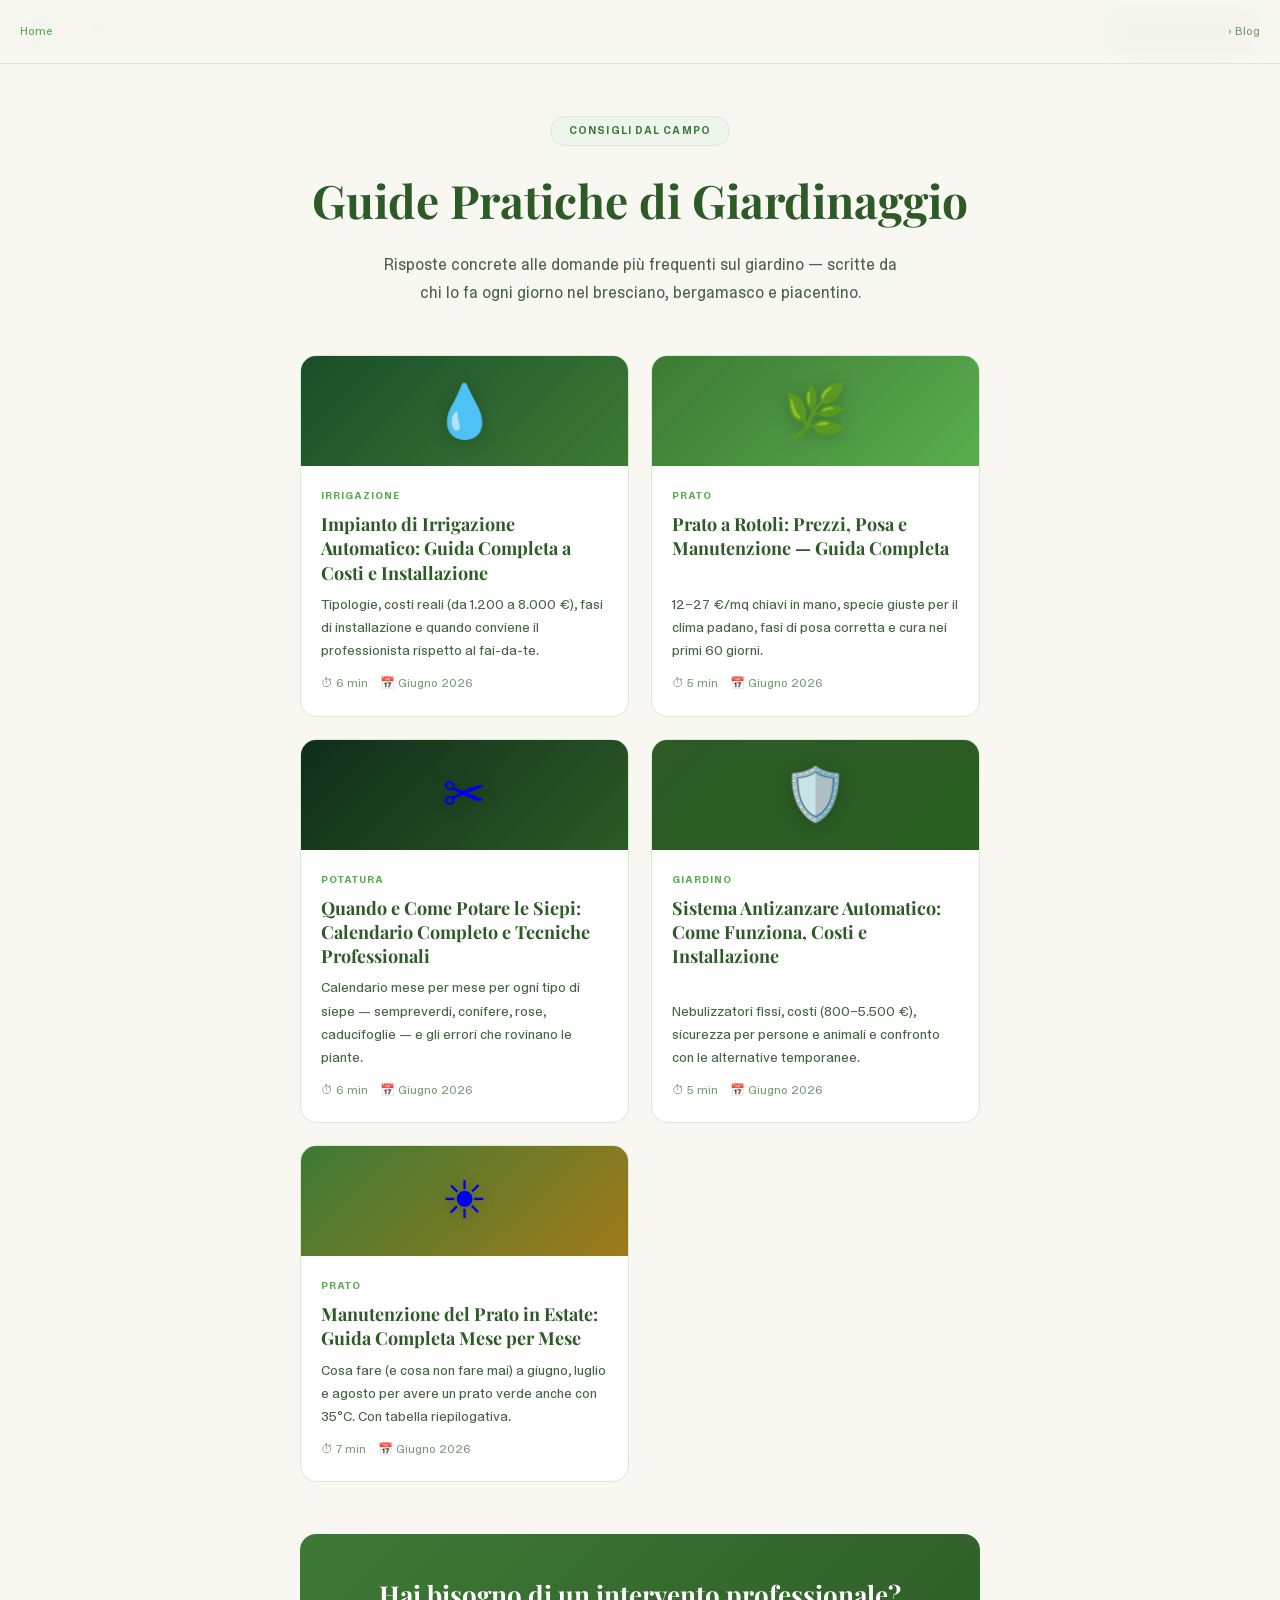
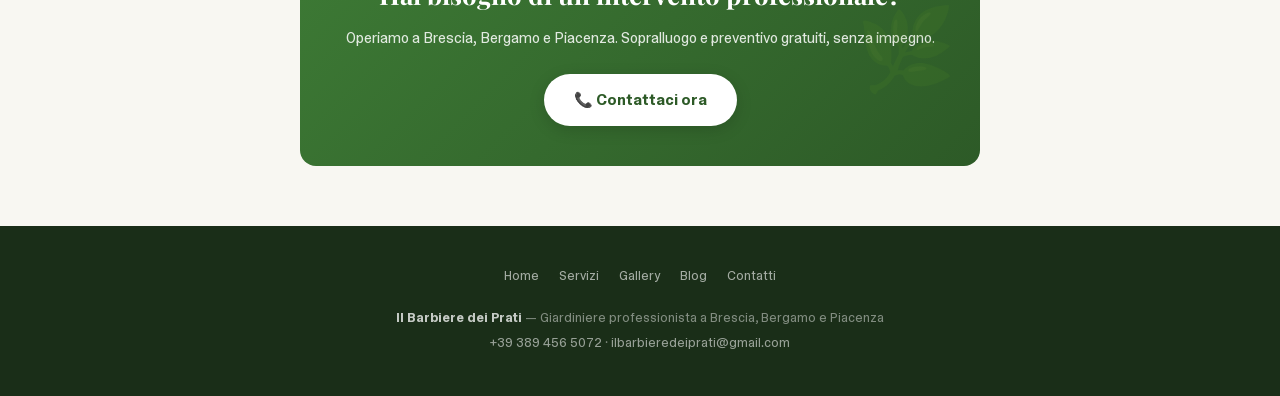
<file: blog/index.html>
<!DOCTYPE html>
<html lang="it">
<head>
<meta charset="UTF-8"/>
<meta name="viewport" content="width=device-width,initial-scale=1"/>
<title>Blog | Il Barbiere dei Prati — Giardinaggio Professionale a Brescia</title>
<meta name="description" content="Consigli pratici di giardinaggio da un professionista: irrigazione automatica, prato a rotoli, potatura siepi, sistemi antizanzare e manutenzione estiva. Guide per Brescia, Bergamo e Piacenza."/>
<link rel="canonical" href="https://www.ilbarbieredeiprati.it/blog/"/>
<link rel="preconnect" href="https://fonts.googleapis.com"/>
<link rel="preconnect" href="https://fonts.gstatic.com" crossorigin/>
<link href="https://fonts.googleapis.com/css2?family=Playfair+Display:wght@700&display=swap" rel="stylesheet"/>
<link rel="stylesheet" href="blog.css"/>
<link rel="icon" href="/images/logo-barbiere.png" type="image/png"/>
<link rel="shortcut icon" href="/images/logo-barbiere.png"/>
<link rel="apple-touch-icon" href="/images/logo-barbiere.png"/>
</head>
<body>
<nav>
  <a href="../" class="nl">
    <img src="../images/logo-barbiere.png" width="38" height="38" alt="Logo Il Barbiere dei Prati"/>
    <div class="nl-t">Il Barbiere<br/><span>dei Prati</span></div>
  </a>
  <a href="../#contatti" class="nb p">Preventivo Gratuito</a>
</nav>

<div class="blog-wrap">
  <nav class="bc" aria-label="Breadcrumb">
    <a href="../">Home</a> › Blog
  </nav>

  <div class="blog-hero">
    <div class="sl">Consigli dal campo</div>
    <h1>Guide Pratiche di Giardinaggio</h1>
    <p>Risposte concrete alle domande più frequenti sul giardino — scritte da chi lo fa ogni giorno nel bresciano, bergamasco e piacentino.</p>
  </div>

  <div class="blog-grid">
    <a href="impianto-irrigazione-automatico-giardino.html" class="blog-card">
      <div class="blog-card-img bci-water"><span class="blog-card-emoji">💧</span></div>
      <div class="blog-card-body">
        <div class="bc-cat">Irrigazione</div>
        <div class="bc-title">Impianto di Irrigazione Automatico: Guida Completa a Costi e Installazione</div>
        <div class="bc-desc">Tipologie, costi reali (da 1.200 a 8.000 €), fasi di installazione e quando conviene il professionista rispetto al fai-da-te.</div>
        <div class="bc-meta"><span>⏱ 6 min</span><span>📅 Giugno 2026</span></div>
      </div>
    </a>

    <a href="prato-a-rotoli-prezzi-posa.html" class="blog-card">
      <div class="blog-card-img bci-grass"><span class="blog-card-emoji">🌿</span></div>
      <div class="blog-card-body">
        <div class="bc-cat">Prato</div>
        <div class="bc-title">Prato a Rotoli: Prezzi, Posa e Manutenzione — Guida Completa</div>
        <div class="bc-desc">12–27 €/mq chiavi in mano, specie giuste per il clima padano, fasi di posa corretta e cura nei primi 60 giorni.</div>
        <div class="bc-meta"><span>⏱ 5 min</span><span>📅 Giugno 2026</span></div>
      </div>
    </a>

    <a href="potatura-siepi-calendario-tecniche.html" class="blog-card">
      <div class="blog-card-img bci-cut"><span class="blog-card-emoji">✂️</span></div>
      <div class="blog-card-body">
        <div class="bc-cat">Potatura</div>
        <div class="bc-title">Quando e Come Potare le Siepi: Calendario Completo e Tecniche Professionali</div>
        <div class="bc-desc">Calendario mese per mese per ogni tipo di siepe — sempreverdi, conifere, rose, caducifoglie — e gli errori che rovinano le piante.</div>
        <div class="bc-meta"><span>⏱ 6 min</span><span>📅 Giugno 2026</span></div>
      </div>
    </a>

    <a href="sistema-antizanzare-giardino.html" class="blog-card">
      <div class="blog-card-img bci-shield"><span class="blog-card-emoji">🛡️</span></div>
      <div class="blog-card-body">
        <div class="bc-cat">Giardino</div>
        <div class="bc-title">Sistema Antizanzare Automatico: Come Funziona, Costi e Installazione</div>
        <div class="bc-desc">Nebulizzatori fissi, costi (800–5.500 €), sicurezza per persone e animali e confronto con le alternative temporanee.</div>
        <div class="bc-meta"><span>⏱ 5 min</span><span>📅 Giugno 2026</span></div>
      </div>
    </a>

    <a href="manutenzione-prato-estate.html" class="blog-card">
      <div class="blog-card-img bci-sun"><span class="blog-card-emoji">☀️</span></div>
      <div class="blog-card-body">
        <div class="bc-cat">Prato</div>
        <div class="bc-title">Manutenzione del Prato in Estate: Guida Completa Mese per Mese</div>
        <div class="bc-desc">Cosa fare (e cosa non fare mai) a giugno, luglio e agosto per avere un prato verde anche con 35°C. Con tabella riepilogativa.</div>
        <div class="bc-meta"><span>⏱ 7 min</span><span>📅 Giugno 2026</span></div>
      </div>
    </a>
  </div>

  <div class="blog-cta">
    <h2>Hai bisogno di un intervento professionale?</h2>
    <p>Operiamo a Brescia, Bergamo e Piacenza. Sopralluogo e preventivo gratuiti, senza impegno.</p>
    <a href="../#contatti">📞 Contattaci ora</a>
  </div>
</div>

<footer>
  <div class="ft-links">
    <a href="../">Home</a>
    <a href="../#servizi">Servizi</a>
    <a href="../#gallery">Gallery</a>
    <a href="./">Blog</a>
    <a href="../#contatti">Contatti</a>
  </div>
  <p><strong style="color:rgba(255,255,255,.75)">Il Barbiere dei Prati</strong> — Giardiniere professionista a Brescia, Bergamo e Piacenza</p>
  <p><a href="tel:+393894565072">+39 389 456 5072</a> · <a href="mailto:ilbarbieredeiprati@gmail.com">ilbarbieredeiprati@gmail.com</a></p>
</footer>
</body>
</html>
</file>
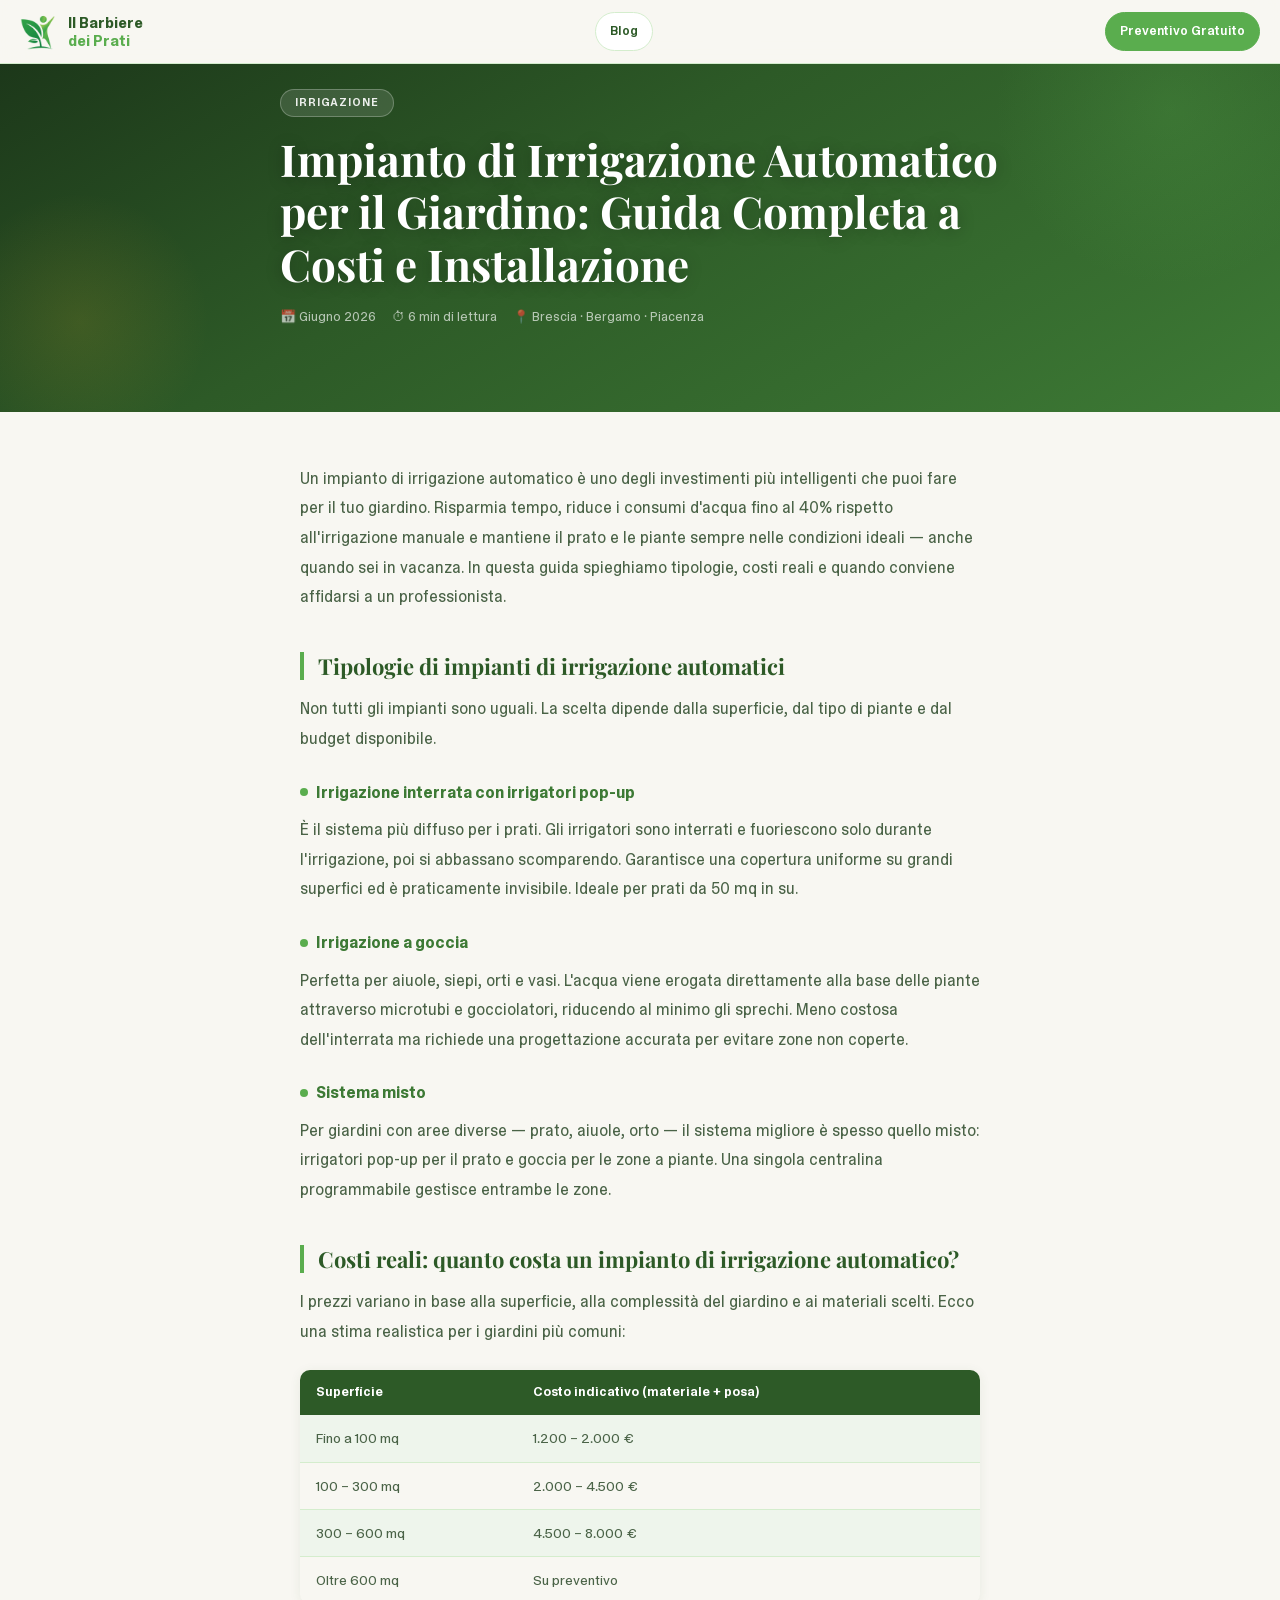
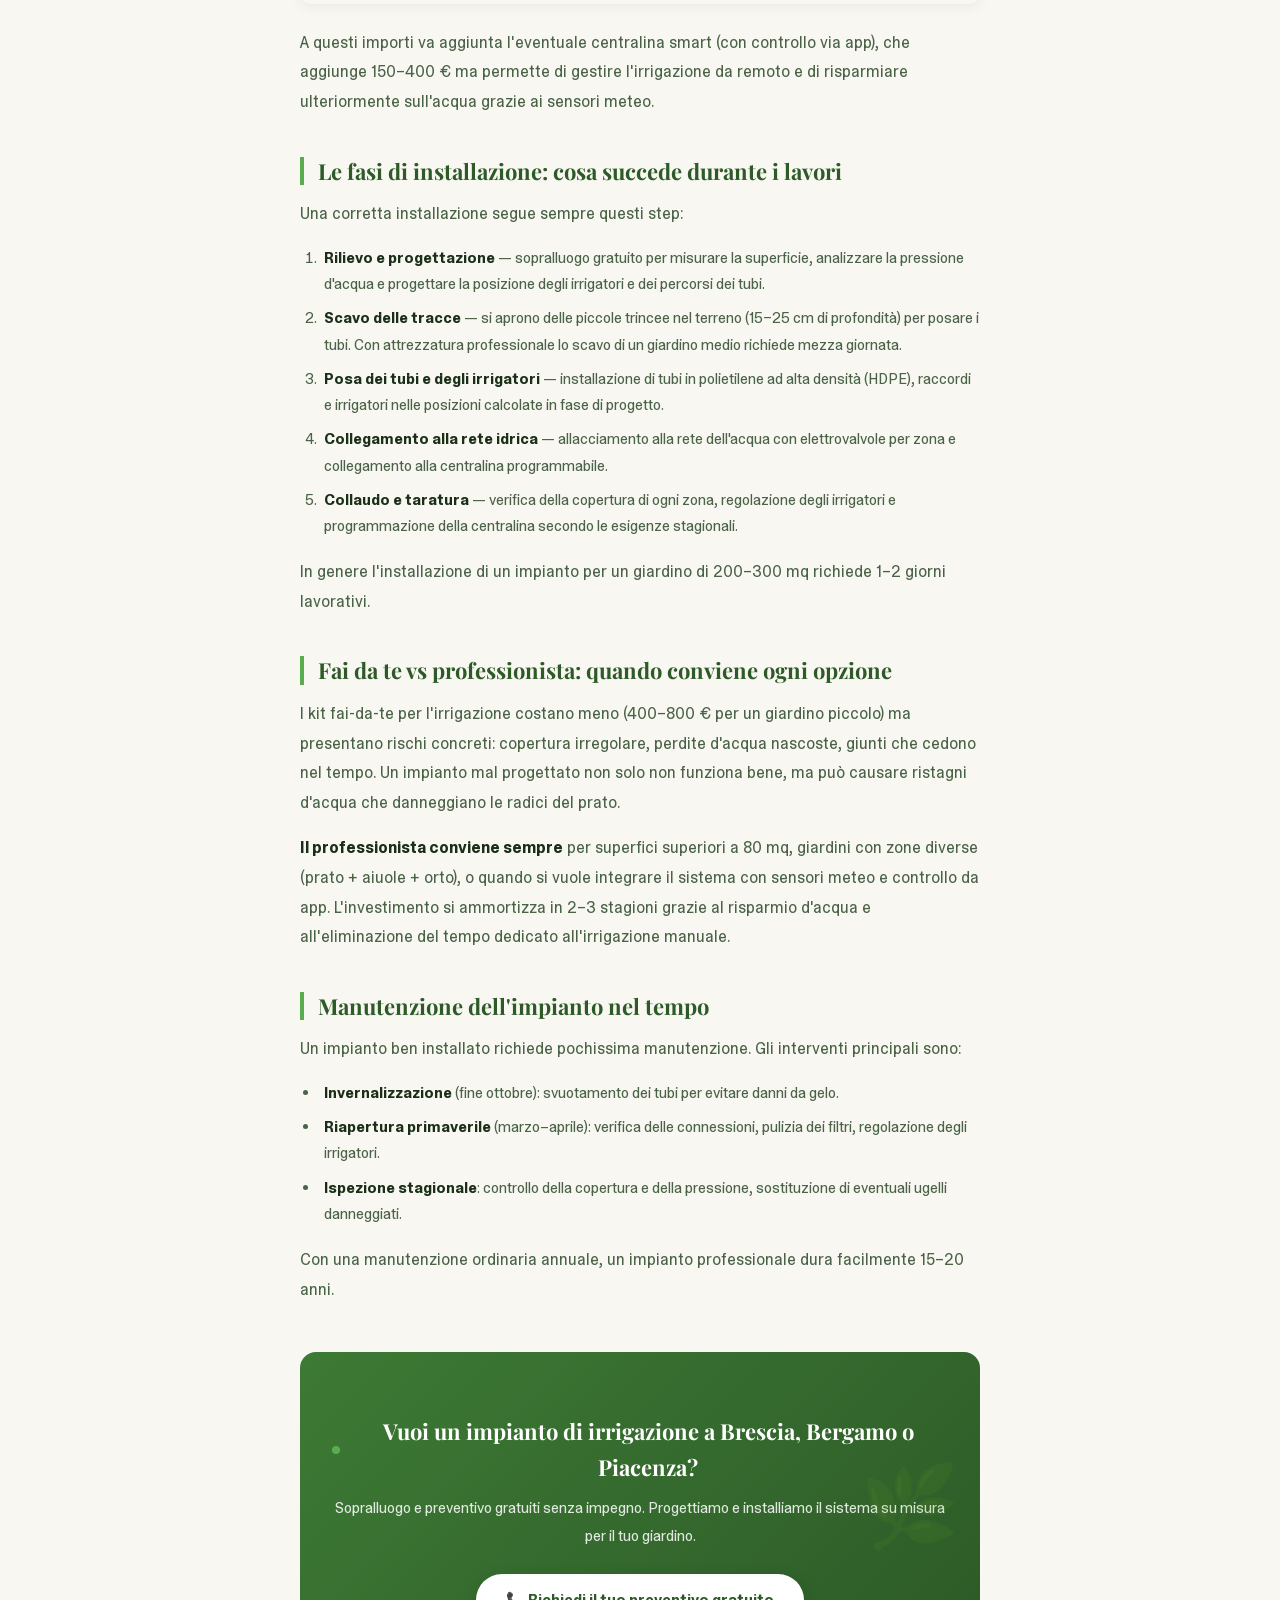
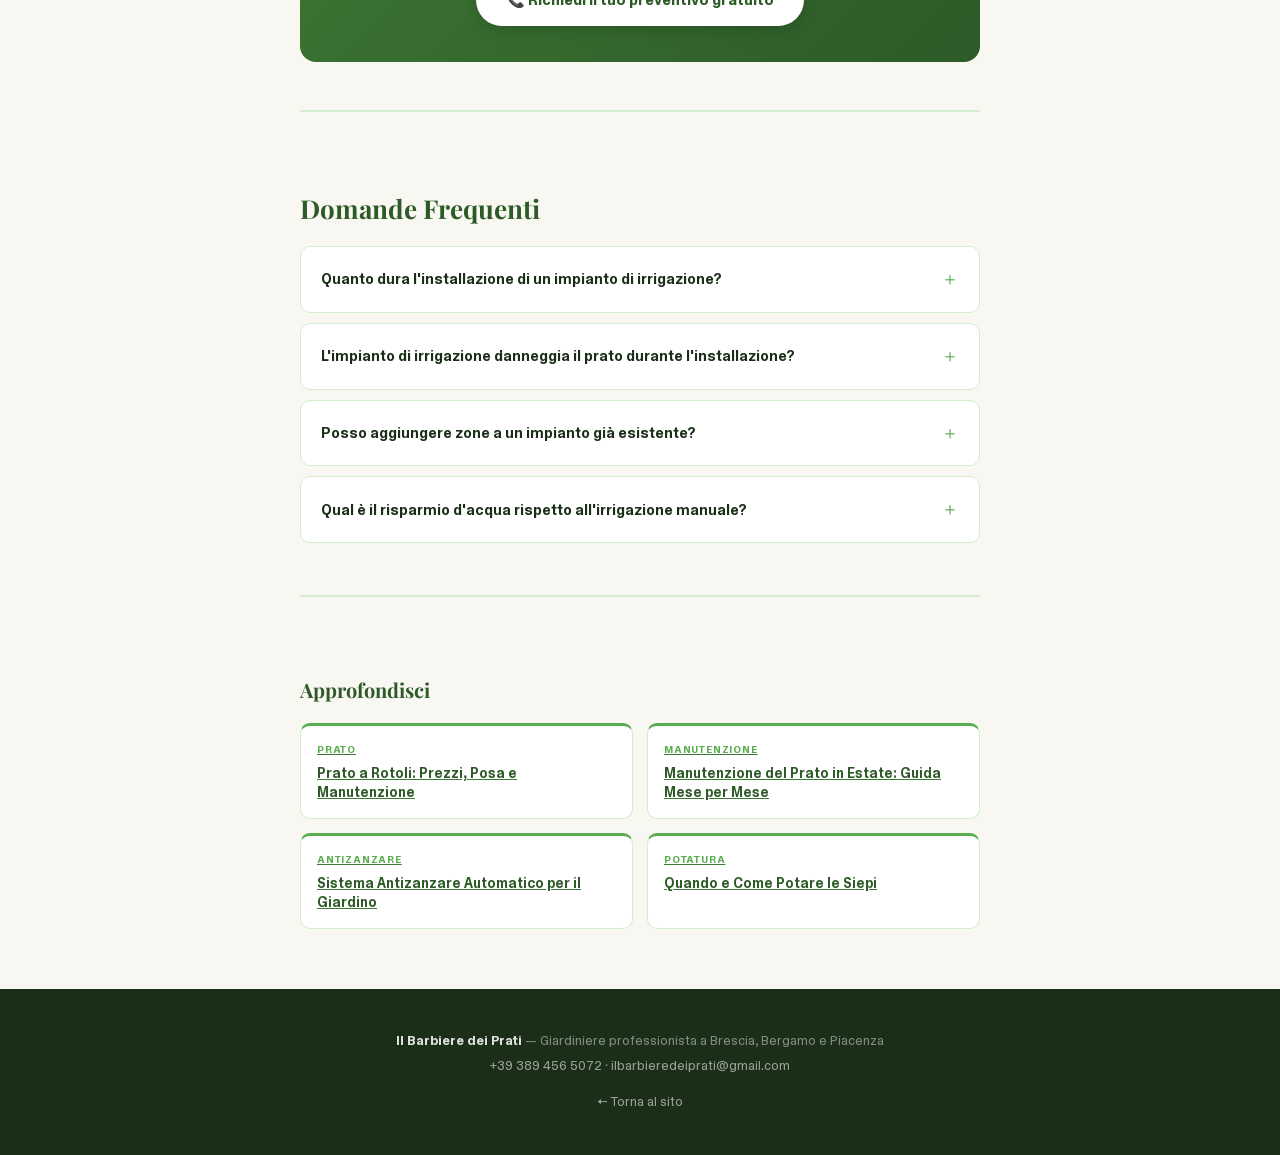
<file: blog/impianto-irrigazione-automatico-giardino.html>
<!DOCTYPE html>
<html lang="it">
<head>
<meta charset="UTF-8"/>
<meta name="viewport" content="width=device-width,initial-scale=1"/>
<title>Impianto Irrigazione Automatico per il Giardino: Guida a Costi e Installazione | Il Barbiere dei Prati</title>
<meta name="description" content="Guida completa all'impianto di irrigazione automatico: tipologie, costi per mq, fasi di installazione e quando affidarsi a un professionista a Brescia, Bergamo e Piacenza."/>
<meta name="keywords" content="impianto irrigazione automatico giardino, irrigazione automatica costo, impianto irrigazione Brescia, irrigazione interrata giardino"/>
<link rel="canonical" href="https://www.ilbarbieredeiprati.it/blog/impianto-irrigazione-automatico-giardino.html"/>
<meta property="og:title" content="Impianto Irrigazione Automatico: Guida Completa a Costi e Installazione"/>
<meta property="og:description" content="Tutto quello che devi sapere su impianti di irrigazione automatici: tipologie, costi reali e consigli da un professionista a Brescia."/>
<meta property="og:url" content="https://www.ilbarbieredeiprati.it/blog/impianto-irrigazione-automatico-giardino.html"/>
<meta property="og:type" content="article"/>
<link rel="preconnect" href="https://fonts.googleapis.com"/>
<link rel="preconnect" href="https://fonts.gstatic.com" crossorigin/>
<link href="https://fonts.googleapis.com/css2?family=Playfair+Display:wght@700&display=swap" rel="stylesheet"/>
<link rel="stylesheet" href="blog.css"/>
<link rel="icon" href="/images/logo-barbiere.png" type="image/png"/>
<link rel="shortcut icon" href="/images/logo-barbiere.png"/>
<link rel="apple-touch-icon" href="/images/logo-barbiere.png"/>
<script type="application/ld+json">
{
  "@context": "https://schema.org",
  "@type": "Article",
  "headline": "Impianto Irrigazione Automatico per il Giardino: Guida Completa a Costi e Installazione",
  "description": "Guida completa all'impianto di irrigazione automatico: tipologie, costi per mq, fasi di installazione e quando affidarsi a un professionista.",
  "author": {"@type": "Organization", "name": "Il Barbiere dei Prati", "url": "https://www.ilbarbieredeiprati.it"},
  "publisher": {"@type": "Organization", "name": "Il Barbiere dei Prati", "logo": {"@type": "ImageObject", "url": "https://www.ilbarbieredeiprati.it/images/logo-barbiere.png"}},
  "datePublished": "2026-06-22",
  "dateModified": "2026-06-22",
  "url": "https://www.ilbarbieredeiprati.it/blog/impianto-irrigazione-automatico-giardino.html",
  "inLanguage": "it",
  "about": {"@type": "Thing", "name": "Impianto di irrigazione automatico per giardini"}
}
</script>
</head>
<body>
<nav>
  <a href="../" class="nl">
    <img src="../images/logo-barbiere.png" width="38" height="38" alt="Logo Il Barbiere dei Prati"/>
    <div class="nl-t">Il Barbiere<br/><span>dei Prati</span></div>
  </a>
  <a href="../blog/" class="nb">Blog</a>
  <a href="../#contatti" class="nb p">Preventivo Gratuito</a>
</nav>

<div class="art-head"><div class="art-head-in">
  <nav class="bc" aria-label="Breadcrumb">
    <a href="../">Home</a> › <a href="./">Blog</a> › Impianto irrigazione automatico
  </nav>

  <span class="art-cat">Irrigazione</span>
  <h1 class="art-h1">Impianto di Irrigazione Automatico per il Giardino: Guida Completa a Costi e Installazione</h1>
  <div class="art-meta">
    <span>📅 Giugno 2026</span>
    <span>⏱ 6 min di lettura</span>
    <span>📍 Brescia · Bergamo · Piacenza</span>
  </div>

</div></div>
<div class="blog-wrap">
  <div class="art-body">
    <p>Un impianto di irrigazione automatico è uno degli investimenti più intelligenti che puoi fare per il tuo giardino. Risparmia tempo, riduce i consumi d'acqua fino al 40% rispetto all'irrigazione manuale e mantiene il prato e le piante sempre nelle condizioni ideali — anche quando sei in vacanza. In questa guida spieghiamo tipologie, costi reali e quando conviene affidarsi a un professionista.</p>

    <h2>Tipologie di impianti di irrigazione automatici</h2>
    <p>Non tutti gli impianti sono uguali. La scelta dipende dalla superficie, dal tipo di piante e dal budget disponibile.</p>
    <h3>Irrigazione interrata con irrigatori pop-up</h3>
    <p>È il sistema più diffuso per i prati. Gli irrigatori sono interrati e fuoriescono solo durante l'irrigazione, poi si abbassano scomparendo. Garantisce una copertura uniforme su grandi superfici ed è praticamente invisibile. Ideale per prati da 50 mq in su.</p>
    <h3>Irrigazione a goccia</h3>
    <p>Perfetta per aiuole, siepi, orti e vasi. L'acqua viene erogata direttamente alla base delle piante attraverso microtubi e gocciolatori, riducendo al minimo gli sprechi. Meno costosa dell'interrata ma richiede una progettazione accurata per evitare zone non coperte.</p>
    <h3>Sistema misto</h3>
    <p>Per giardini con aree diverse — prato, aiuole, orto — il sistema migliore è spesso quello misto: irrigatori pop-up per il prato e goccia per le zone a piante. Una singola centralina programmabile gestisce entrambe le zone.</p>

    <h2>Costi reali: quanto costa un impianto di irrigazione automatico?</h2>
    <p>I prezzi variano in base alla superficie, alla complessità del giardino e ai materiali scelti. Ecco una stima realistica per i giardini più comuni:</p>
    <table>
      <tr><th>Superficie</th><th>Costo indicativo (materiale + posa)</th></tr>
      <tr><td>Fino a 100 mq</td><td>1.200 – 2.000 €</td></tr>
      <tr><td>100 – 300 mq</td><td>2.000 – 4.500 €</td></tr>
      <tr><td>300 – 600 mq</td><td>4.500 – 8.000 €</td></tr>
      <tr><td>Oltre 600 mq</td><td>Su preventivo</td></tr>
    </table>
    <p>A questi importi va aggiunta l'eventuale centralina smart (con controllo via app), che aggiunge 150–400 € ma permette di gestire l'irrigazione da remoto e di risparmiare ulteriormente sull'acqua grazie ai sensori meteo.</p>

    <h2>Le fasi di installazione: cosa succede durante i lavori</h2>
    <p>Una corretta installazione segue sempre questi step:</p>
    <ol>
      <li><strong>Rilievo e progettazione</strong> — sopralluogo gratuito per misurare la superficie, analizzare la pressione d'acqua e progettare la posizione degli irrigatori e dei percorsi dei tubi.</li>
      <li><strong>Scavo delle tracce</strong> — si aprono delle piccole trincee nel terreno (15–25 cm di profondità) per posare i tubi. Con attrezzatura professionale lo scavo di un giardino medio richiede mezza giornata.</li>
      <li><strong>Posa dei tubi e degli irrigatori</strong> — installazione di tubi in polietilene ad alta densità (HDPE), raccordi e irrigatori nelle posizioni calcolate in fase di progetto.</li>
      <li><strong>Collegamento alla rete idrica</strong> — allacciamento alla rete dell'acqua con elettrovalvole per zona e collegamento alla centralina programmabile.</li>
      <li><strong>Collaudo e taratura</strong> — verifica della copertura di ogni zona, regolazione degli irrigatori e programmazione della centralina secondo le esigenze stagionali.</li>
    </ol>
    <p>In genere l'installazione di un impianto per un giardino di 200–300 mq richiede 1–2 giorni lavorativi.</p>

    <h2>Fai da te vs professionista: quando conviene ogni opzione</h2>
    <p>I kit fai-da-te per l'irrigazione costano meno (400–800 € per un giardino piccolo) ma presentano rischi concreti: copertura irregolare, perdite d'acqua nascoste, giunti che cedono nel tempo. Un impianto mal progettato non solo non funziona bene, ma può causare ristagni d'acqua che danneggiano le radici del prato.</p>
    <p><strong>Il professionista conviene sempre</strong> per superfici superiori a 80 mq, giardini con zone diverse (prato + aiuole + orto), o quando si vuole integrare il sistema con sensori meteo e controllo da app. L'investimento si ammortizza in 2–3 stagioni grazie al risparmio d'acqua e all'eliminazione del tempo dedicato all'irrigazione manuale.</p>

    <h2>Manutenzione dell'impianto nel tempo</h2>
    <p>Un impianto ben installato richiede pochissima manutenzione. Gli interventi principali sono:</p>
    <ul>
      <li><strong>Invernalizzazione</strong> (fine ottobre): svuotamento dei tubi per evitare danni da gelo.</li>
      <li><strong>Riapertura primaverile</strong> (marzo–aprile): verifica delle connessioni, pulizia dei filtri, regolazione degli irrigatori.</li>
      <li><strong>Ispezione stagionale</strong>: controllo della copertura e della pressione, sostituzione di eventuali ugelli danneggiati.</li>
    </ul>
    <p>Con una manutenzione ordinaria annuale, un impianto professionale dura facilmente 15–20 anni.</p>

    <div class="cta-box">
      <h3>Vuoi un impianto di irrigazione a Brescia, Bergamo o Piacenza?</h3>
      <p>Sopralluogo e preventivo gratuiti senza impegno. Progettiamo e installiamo il sistema su misura per il tuo giardino.</p>
      <a href="../#contatti">📞 Richiedi il tuo preventivo gratuito</a>
    </div>

    <div class="faq-section">
      <h2>Domande Frequenti</h2>
      <details class="fq">
        <summary>Quanto dura l'installazione di un impianto di irrigazione?</summary>
        <p class="fa">Per un giardino di 100–300 mq bastano generalmente 1–2 giorni lavorativi. Per superfici maggiori o giardini complessi (con più zone) i tempi si allungano a 3–4 giorni.</p>
      </details>
      <details class="fq">
        <summary>L'impianto di irrigazione danneggia il prato durante l'installazione?</summary>
        <p class="fa">Con attrezzatura professionale le trincee di scavo sono minime (8–10 cm di larghezza). Il prato riprende completamente in 2–3 settimane dalla posa.</p>
      </details>
      <details class="fq">
        <summary>Posso aggiungere zone a un impianto già esistente?</summary>
        <p class="fa">Sì, quasi sempre è possibile aggiungere nuove zone (es. una nuova aiuola o un orto) a un impianto esistente, collegandole alla centralina già installata.</p>
      </details>
      <details class="fq">
        <summary>Qual è il risparmio d'acqua rispetto all'irrigazione manuale?</summary>
        <p class="fa">Un impianto automatico correttamente calibrato riduce il consumo d'acqua del 30–50% rispetto all'irrigazione manuale, grazie a tempistiche ottimali (irrigazione all'alba) e sensori meteo che evitano irrigazioni inutili durante la pioggia.</p>
      </details>
    </div>

    <div class="related">
      <h2>Approfondisci</h2>
      <div class="rel-grid">
        <a href="prato-a-rotoli-prezzi-posa.html" class="rel-card">
          <div class="rel-cat">Prato</div>
          <div class="rel-title">Prato a Rotoli: Prezzi, Posa e Manutenzione</div>
        </a>
        <a href="manutenzione-prato-estate.html" class="rel-card">
          <div class="rel-cat">Manutenzione</div>
          <div class="rel-title">Manutenzione del Prato in Estate: Guida Mese per Mese</div>
        </a>
        <a href="sistema-antizanzare-giardino.html" class="rel-card">
          <div class="rel-cat">Antizanzare</div>
          <div class="rel-title">Sistema Antizanzare Automatico per il Giardino</div>
        </a>
        <a href="potatura-siepi-calendario-tecniche.html" class="rel-card">
          <div class="rel-cat">Potatura</div>
          <div class="rel-title">Quando e Come Potare le Siepi</div>
        </a>
      </div>
    </div>
  </div>
</div>

<footer>
  <p><strong style="color:rgba(255,255,255,.85)">Il Barbiere dei Prati</strong> — Giardiniere professionista a Brescia, Bergamo e Piacenza</p>
  <p><a href="tel:+393894565072">+39 389 456 5072</a> · <a href="mailto:ilbarbieredeiprati@gmail.com">ilbarbieredeiprati@gmail.com</a></p>
  <p style="margin-top:12px"><a href="../">← Torna al sito</a></p>
</footer>
</body>
</html>
</file>
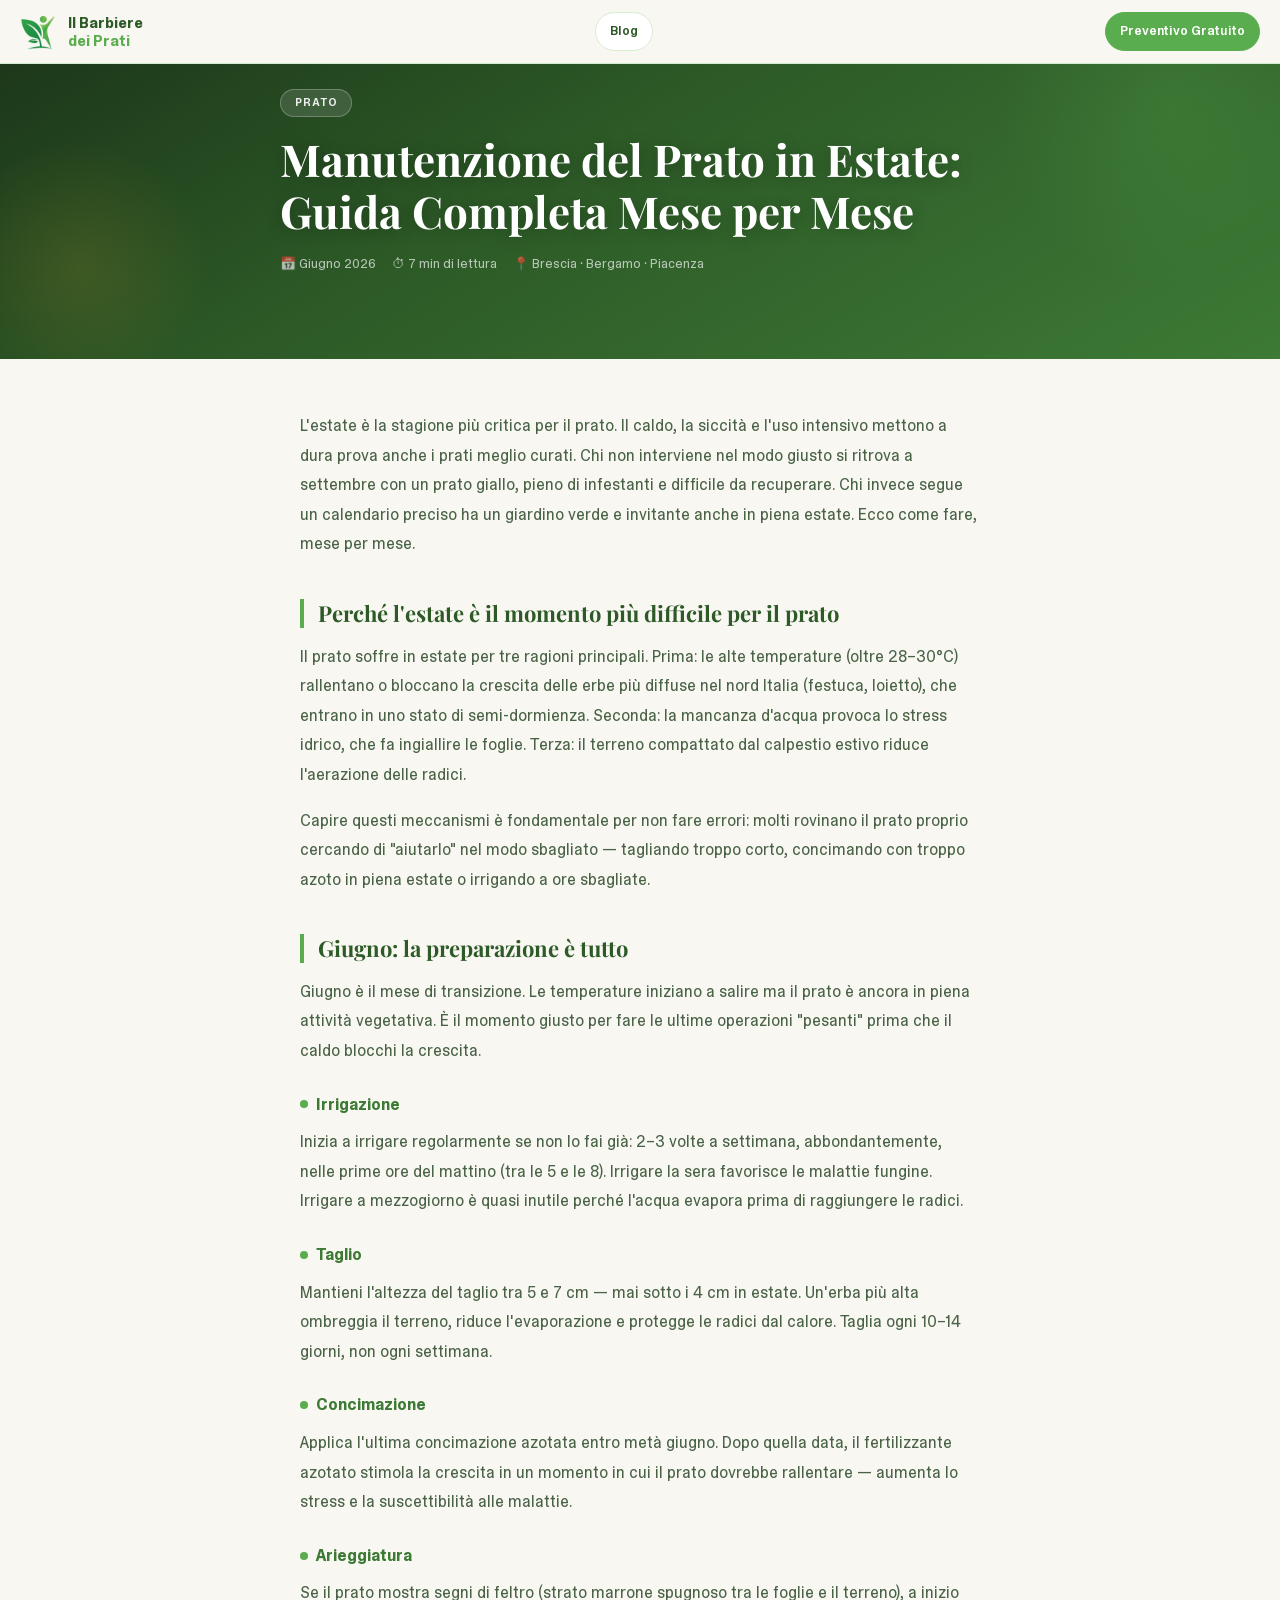
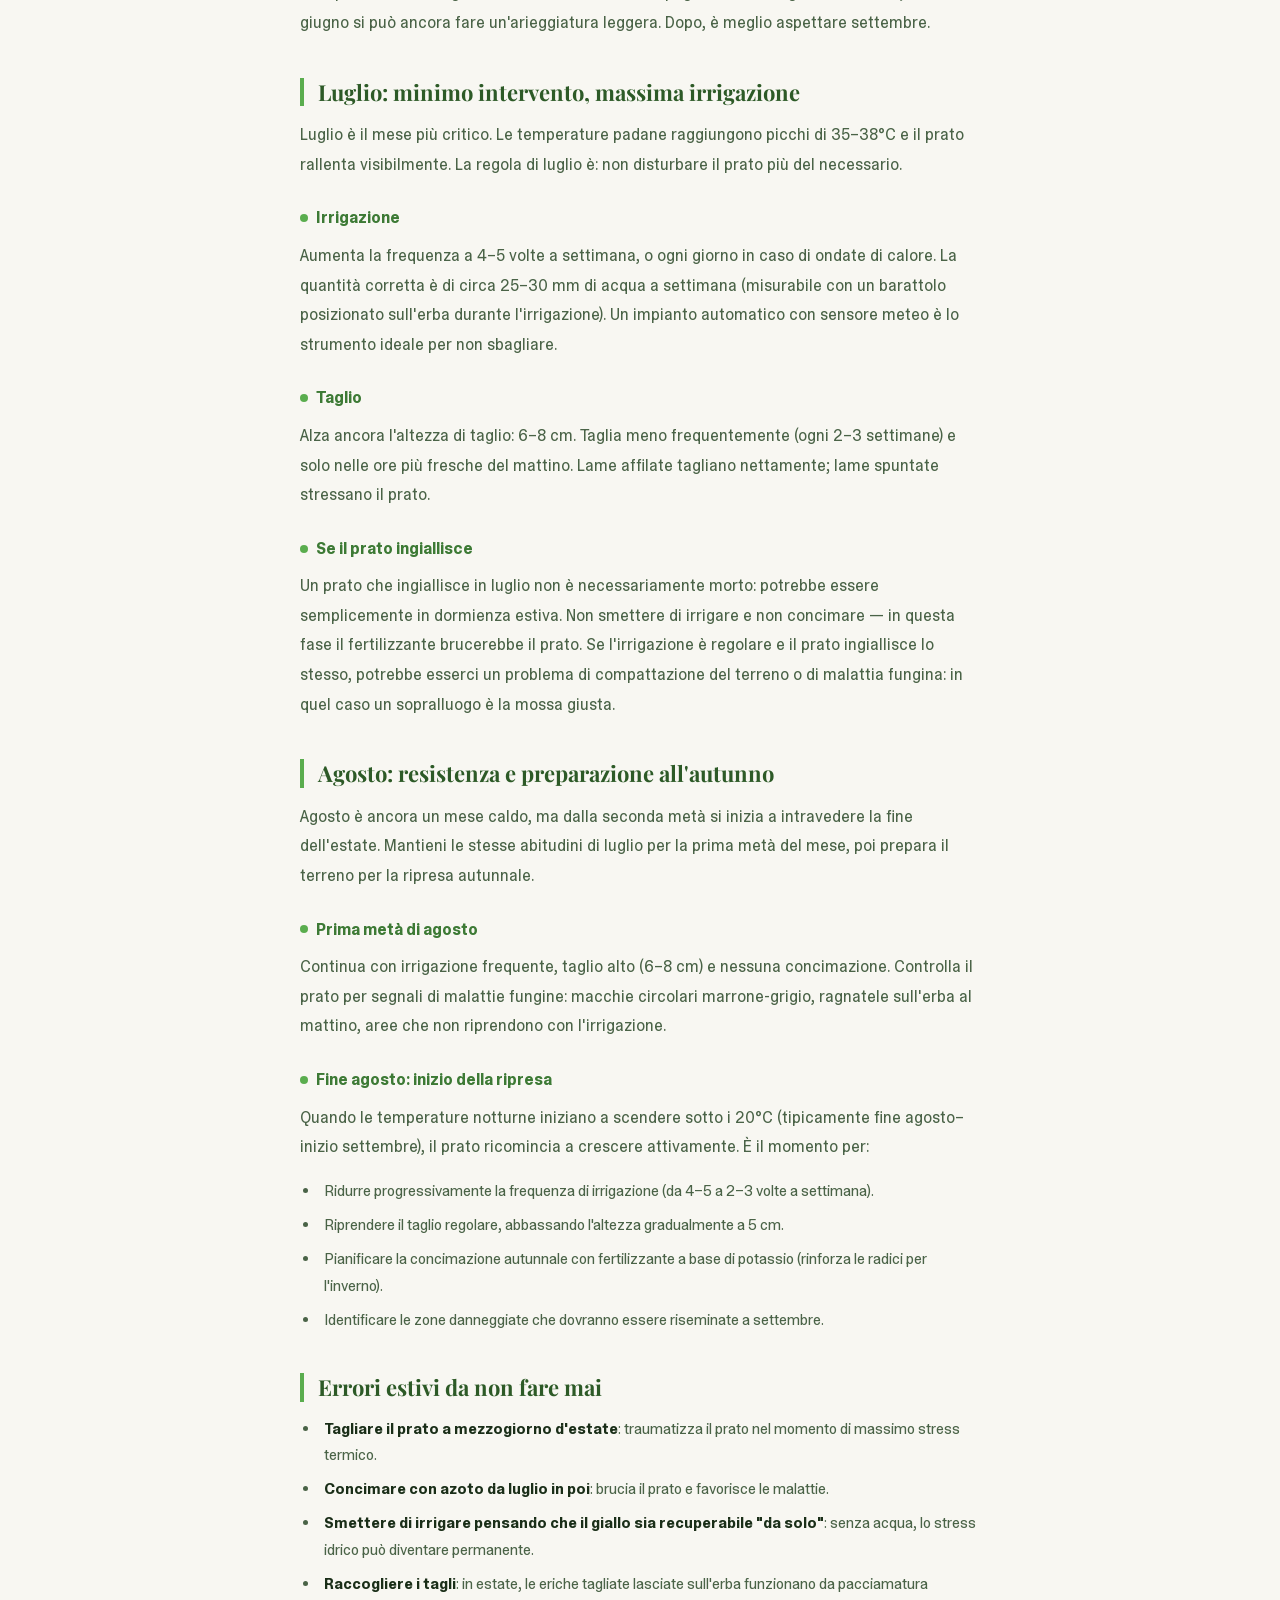
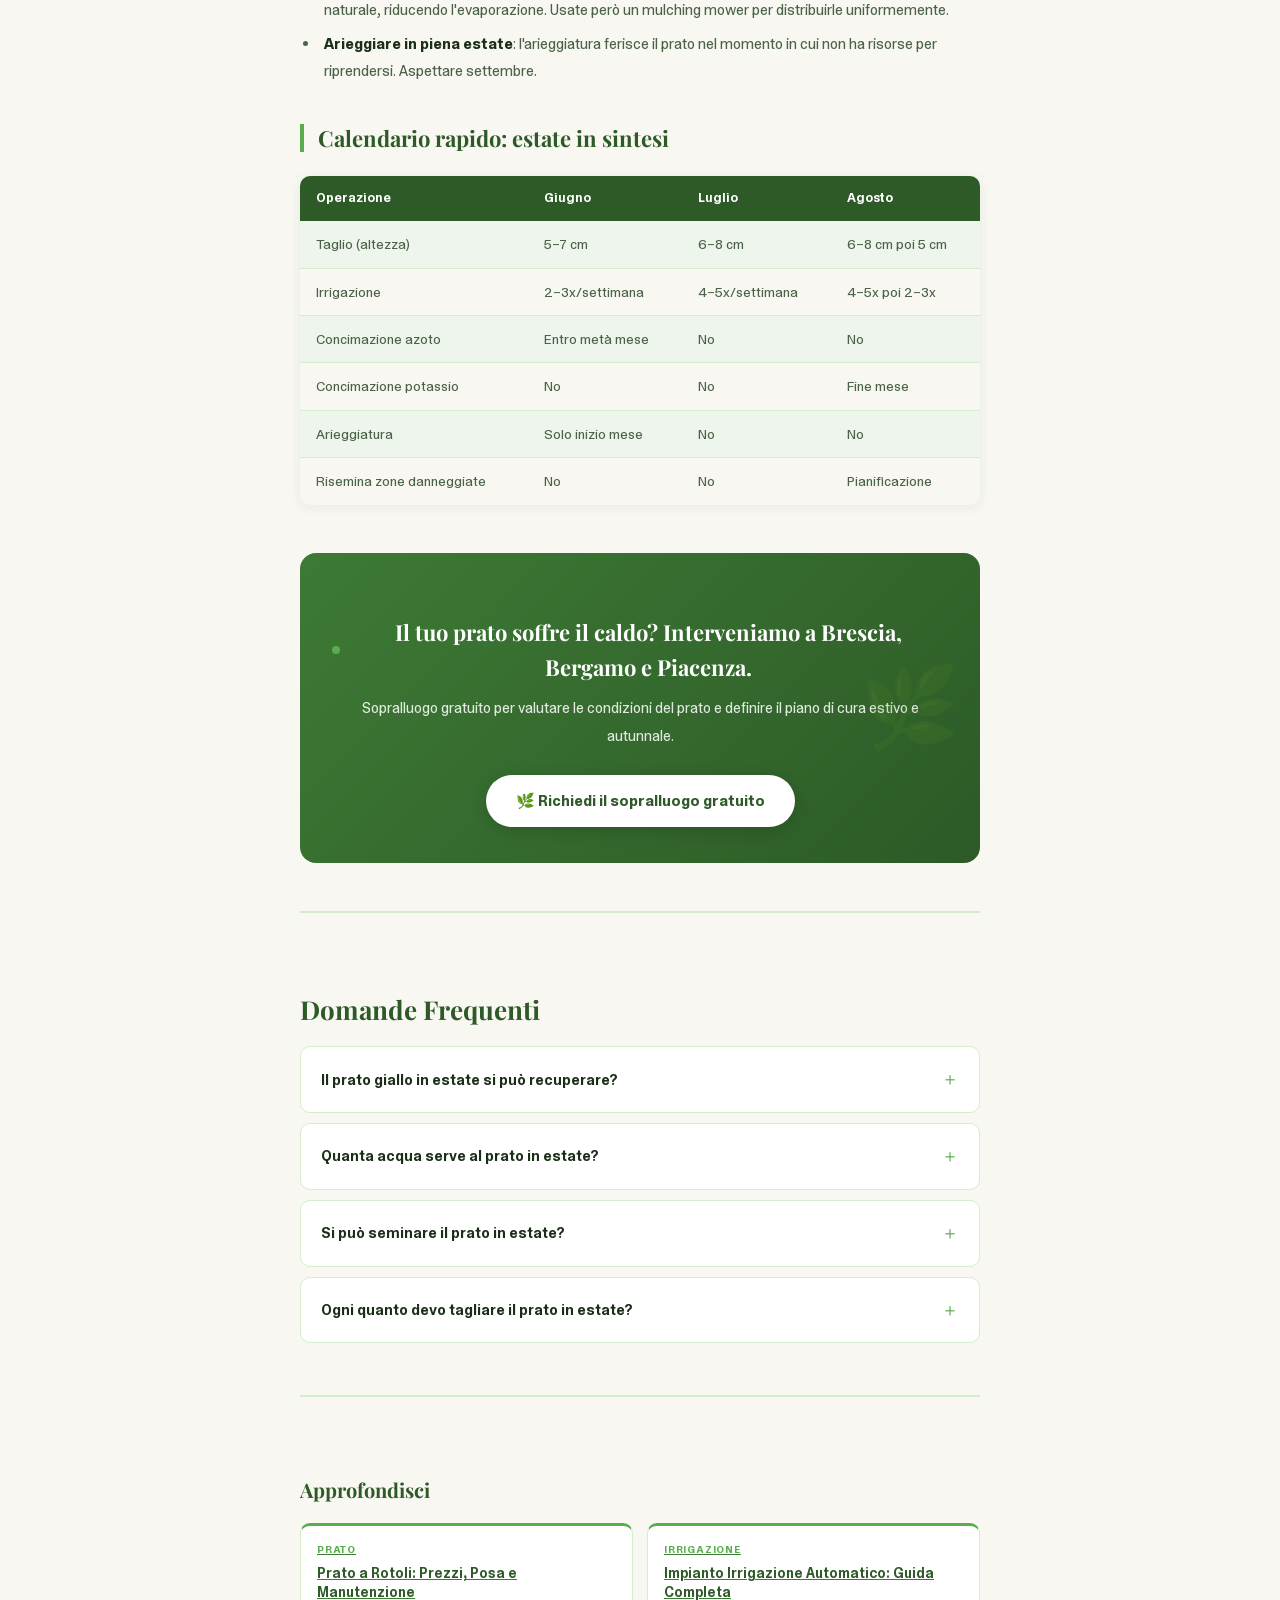
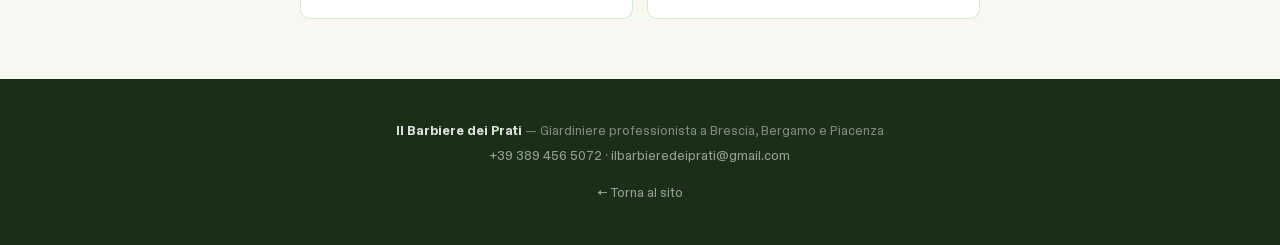
<file: blog/manutenzione-prato-estate.html>
<!DOCTYPE html>
<html lang="it">
<head>
<meta charset="UTF-8"/>
<meta name="viewport" content="width=device-width,initial-scale=1"/>
<title>Manutenzione del Prato in Estate: Guida Completa Mese per Mese | Il Barbiere dei Prati</title>
<meta name="description" content="Come curare il prato in estate mese per mese: irrigazione, concimazione, taglio e gestione del caldo. Guida pratica da giardiniere professionista a Brescia, Bergamo e Piacenza."/>
<meta name="keywords" content="manutenzione prato estate, cura prato luglio agosto, prato giallo estate, irrigazione prato estate"/>
<link rel="canonical" href="https://www.ilbarbieredeiprati.it/blog/manutenzione-prato-estate.html"/>
<meta property="og:title" content="Manutenzione del Prato in Estate: Guida Completa Mese per Mese"/>
<meta property="og:type" content="article"/>
<link rel="preconnect" href="https://fonts.googleapis.com"/>
<link rel="preconnect" href="https://fonts.gstatic.com" crossorigin/>
<link href="https://fonts.googleapis.com/css2?family=Playfair+Display:wght@700&display=swap" rel="stylesheet"/>
<link rel="stylesheet" href="blog.css"/>
<link rel="icon" href="/images/logo-barbiere.png" type="image/png"/>
<link rel="shortcut icon" href="/images/logo-barbiere.png"/>
<link rel="apple-touch-icon" href="/images/logo-barbiere.png"/>
<script type="application/ld+json">
{"@context":"https://schema.org","@type":"Article","headline":"Manutenzione del Prato in Estate: Guida Completa Mese per Mese","author":{"@type":"Organization","name":"Il Barbiere dei Prati","url":"https://www.ilbarbieredeiprati.it"},"publisher":{"@type":"Organization","name":"Il Barbiere dei Prati"},"datePublished":"2026-06-22","dateModified":"2026-06-22","url":"https://www.ilbarbieredeiprati.it/blog/manutenzione-prato-estate.html","inLanguage":"it"}
</script>
</head>
<body>
<nav>
  <a href="../" class="nl">
    <img src="../images/logo-barbiere.png" width="38" height="38" alt="Logo Il Barbiere dei Prati"/>
    <div class="nl-t">Il Barbiere<br/><span>dei Prati</span></div>
  </a>
  <a href="../blog/" class="nb">Blog</a>
  <a href="../#contatti" class="nb p">Preventivo Gratuito</a>
</nav>

<div class="art-head"><div class="art-head-in">
  <nav class="bc" aria-label="Breadcrumb">
    <a href="../">Home</a> › <a href="./">Blog</a> › Manutenzione prato estate
  </nav>

  <span class="art-cat">Prato</span>
  <h1 class="art-h1">Manutenzione del Prato in Estate: Guida Completa Mese per Mese</h1>
  <div class="art-meta">
    <span>📅 Giugno 2026</span>
    <span>⏱ 7 min di lettura</span>
    <span>📍 Brescia · Bergamo · Piacenza</span>
  </div>

</div></div>
<div class="blog-wrap">
  <div class="art-body">
    <p>L'estate è la stagione più critica per il prato. Il caldo, la siccità e l'uso intensivo mettono a dura prova anche i prati meglio curati. Chi non interviene nel modo giusto si ritrova a settembre con un prato giallo, pieno di infestanti e difficile da recuperare. Chi invece segue un calendario preciso ha un giardino verde e invitante anche in piena estate. Ecco come fare, mese per mese.</p>

    <h2>Perché l'estate è il momento più difficile per il prato</h2>
    <p>Il prato soffre in estate per tre ragioni principali. Prima: le alte temperature (oltre 28–30°C) rallentano o bloccano la crescita delle erbe più diffuse nel nord Italia (festuca, loietto), che entrano in uno stato di semi-dormienza. Seconda: la mancanza d'acqua provoca lo stress idrico, che fa ingiallire le foglie. Terza: il terreno compattato dal calpestio estivo riduce l'aerazione delle radici.</p>
    <p>Capire questi meccanismi è fondamentale per non fare errori: molti rovinano il prato proprio cercando di "aiutarlo" nel modo sbagliato — tagliando troppo corto, concimando con troppo azoto in piena estate o irrigando a ore sbagliate.</p>

    <h2>Giugno: la preparazione è tutto</h2>
    <p>Giugno è il mese di transizione. Le temperature iniziano a salire ma il prato è ancora in piena attività vegetativa. È il momento giusto per fare le ultime operazioni "pesanti" prima che il caldo blocchi la crescita.</p>
    <h3>Irrigazione</h3>
    <p>Inizia a irrigare regolarmente se non lo fai già: 2–3 volte a settimana, abbondantemente, nelle prime ore del mattino (tra le 5 e le 8). Irrigare la sera favorisce le malattie fungine. Irrigare a mezzogiorno è quasi inutile perché l'acqua evapora prima di raggiungere le radici.</p>
    <h3>Taglio</h3>
    <p>Mantieni l'altezza del taglio tra 5 e 7 cm — mai sotto i 4 cm in estate. Un'erba più alta ombreggia il terreno, riduce l'evaporazione e protegge le radici dal calore. Taglia ogni 10–14 giorni, non ogni settimana.</p>
    <h3>Concimazione</h3>
    <p>Applica l'ultima concimazione azotata entro metà giugno. Dopo quella data, il fertilizzante azotato stimola la crescita in un momento in cui il prato dovrebbe rallentare — aumenta lo stress e la suscettibilità alle malattie.</p>
    <h3>Arieggiatura</h3>
    <p>Se il prato mostra segni di feltro (strato marrone spugnoso tra le foglie e il terreno), a inizio giugno si può ancora fare un'arieggiatura leggera. Dopo, è meglio aspettare settembre.</p>

    <h2>Luglio: minimo intervento, massima irrigazione</h2>
    <p>Luglio è il mese più critico. Le temperature padane raggiungono picchi di 35–38°C e il prato rallenta visibilmente. La regola di luglio è: non disturbare il prato più del necessario.</p>
    <h3>Irrigazione</h3>
    <p>Aumenta la frequenza a 4–5 volte a settimana, o ogni giorno in caso di ondate di calore. La quantità corretta è di circa 25–30 mm di acqua a settimana (misurabile con un barattolo posizionato sull'erba durante l'irrigazione). Un impianto automatico con sensore meteo è lo strumento ideale per non sbagliare.</p>
    <h3>Taglio</h3>
    <p>Alza ancora l'altezza di taglio: 6–8 cm. Taglia meno frequentemente (ogni 2–3 settimane) e solo nelle ore più fresche del mattino. Lame affilate tagliano nettamente; lame spuntate stressano il prato.</p>
    <h3>Se il prato ingiallisce</h3>
    <p>Un prato che ingiallisce in luglio non è necessariamente morto: potrebbe essere semplicemente in dormienza estiva. Non smettere di irrigare e non concimare — in questa fase il fertilizzante brucerebbe il prato. Se l'irrigazione è regolare e il prato ingiallisce lo stesso, potrebbe esserci un problema di compattazione del terreno o di malattia fungina: in quel caso un sopralluogo è la mossa giusta.</p>

    <h2>Agosto: resistenza e preparazione all'autunno</h2>
    <p>Agosto è ancora un mese caldo, ma dalla seconda metà si inizia a intravedere la fine dell'estate. Mantieni le stesse abitudini di luglio per la prima metà del mese, poi prepara il terreno per la ripresa autunnale.</p>
    <h3>Prima metà di agosto</h3>
    <p>Continua con irrigazione frequente, taglio alto (6–8 cm) e nessuna concimazione. Controlla il prato per segnali di malattie fungine: macchie circolari marrone-grigio, ragnatele sull'erba al mattino, aree che non riprendono con l'irrigazione.</p>
    <h3>Fine agosto: inizio della ripresa</h3>
    <p>Quando le temperature notturne iniziano a scendere sotto i 20°C (tipicamente fine agosto–inizio settembre), il prato ricomincia a crescere attivamente. È il momento per:</p>
    <ul>
      <li>Ridurre progressivamente la frequenza di irrigazione (da 4–5 a 2–3 volte a settimana).</li>
      <li>Riprendere il taglio regolare, abbassando l'altezza gradualmente a 5 cm.</li>
      <li>Pianificare la concimazione autunnale con fertilizzante a base di potassio (rinforza le radici per l'inverno).</li>
      <li>Identificare le zone danneggiate che dovranno essere riseminate a settembre.</li>
    </ul>

    <h2>Errori estivi da non fare mai</h2>
    <ul>
      <li><strong>Tagliare il prato a mezzogiorno d'estate</strong>: traumatizza il prato nel momento di massimo stress termico.</li>
      <li><strong>Concimare con azoto da luglio in poi</strong>: brucia il prato e favorisce le malattie.</li>
      <li><strong>Smettere di irrigare pensando che il giallo sia recuperabile "da solo"</strong>: senza acqua, lo stress idrico può diventare permanente.</li>
      <li><strong>Raccogliere i tagli</strong>: in estate, le eriche tagliate lasciate sull'erba funzionano da pacciamatura naturale, riducendo l'evaporazione. Usate però un mulching mower per distribuirle uniformemente.</li>
      <li><strong>Arieggiare in piena estate</strong>: l'arieggiatura ferisce il prato nel momento in cui non ha risorse per riprendersi. Aspettare settembre.</li>
    </ul>

    <h2>Calendario rapido: estate in sintesi</h2>
    <table>
      <tr><th>Operazione</th><th>Giugno</th><th>Luglio</th><th>Agosto</th></tr>
      <tr><td>Taglio (altezza)</td><td>5–7 cm</td><td>6–8 cm</td><td>6–8 cm poi 5 cm</td></tr>
      <tr><td>Irrigazione</td><td>2–3x/settimana</td><td>4–5x/settimana</td><td>4–5x poi 2–3x</td></tr>
      <tr><td>Concimazione azoto</td><td>Entro metà mese</td><td>No</td><td>No</td></tr>
      <tr><td>Concimazione potassio</td><td>No</td><td>No</td><td>Fine mese</td></tr>
      <tr><td>Arieggiatura</td><td>Solo inizio mese</td><td>No</td><td>No</td></tr>
      <tr><td>Risemina zone danneggiate</td><td>No</td><td>No</td><td>Pianificazione</td></tr>
    </table>

    <div class="cta-box">
      <h3>Il tuo prato soffre il caldo? Interveniamo a Brescia, Bergamo e Piacenza.</h3>
      <p>Sopralluogo gratuito per valutare le condizioni del prato e definire il piano di cura estivo e autunnale.</p>
      <a href="../#contatti">🌿 Richiedi il sopralluogo gratuito</a>
    </div>

    <div class="faq-section">
      <h2>Domande Frequenti</h2>
      <details class="fq">
        <summary>Il prato giallo in estate si può recuperare?</summary>
        <p class="fa">Dipende dalla causa. Se il giallo è da stress idrico (dormienza), il prato si riprende da solo con le piogge autunnali o riprendendo l'irrigazione. Se il giallo è da malattia fungina o da bruciatura da fertilizzante, le zone danneggiate vanno riseminate a settembre. Un sopralluogo permette di distinguere i due casi.</p>
      </details>
      <details class="fq">
        <summary>Quanta acqua serve al prato in estate?</summary>
        <p class="fa">In estate, un prato ha bisogno di circa 25–35 mm di acqua a settimana (circa 25–35 litri per mq). In periodi di siccità estrema si può arrivare a 40–50 mm. Per misurarlo, basta posizionare un barattolo sul prato durante l'irrigazione e misurare l'acqua raccolta.</p>
      </details>
      <details class="fq">
        <summary>Si può seminare il prato in estate?</summary>
        <p class="fa">Non è consigliabile. I semi germinano male con temperature superiori a 28°C e il terreno asciuga troppo rapidamente per mantenere il substrato umido necessario alla germinazione. La stagione ideale per la semina è fine agosto–settembre, quando le temperature sono più miti.</p>
      </details>
      <details class="fq">
        <summary>Ogni quanto devo tagliare il prato in estate?</summary>
        <p class="fa">In luglio e agosto, con la crescita rallentata, è sufficiente tagliare ogni 2–3 settimane. A giugno ogni 10–14 giorni. L'importante è non tagliare mai oltre un terzo della lunghezza totale dell'erba in una singola sessione.</p>
      </details>
    </div>

    <div class="related">
      <h2>Approfondisci</h2>
      <div class="rel-grid">
        <a href="prato-a-rotoli-prezzi-posa.html" class="rel-card">
          <div class="rel-cat">Prato</div>
          <div class="rel-title">Prato a Rotoli: Prezzi, Posa e Manutenzione</div>
        </a>
        <a href="impianto-irrigazione-automatico-giardino.html" class="rel-card">
          <div class="rel-cat">Irrigazione</div>
          <div class="rel-title">Impianto Irrigazione Automatico: Guida Completa</div>
        </a>
      </div>
    </div>
  </div>
</div>

<footer>
  <p><strong style="color:rgba(255,255,255,.85)">Il Barbiere dei Prati</strong> — Giardiniere professionista a Brescia, Bergamo e Piacenza</p>
  <p><a href="tel:+393894565072">+39 389 456 5072</a> · <a href="mailto:ilbarbieredeiprati@gmail.com">ilbarbieredeiprati@gmail.com</a></p>
  <p style="margin-top:12px"><a href="../">← Torna al sito</a></p>
</footer>
</body>
</html>
</file>
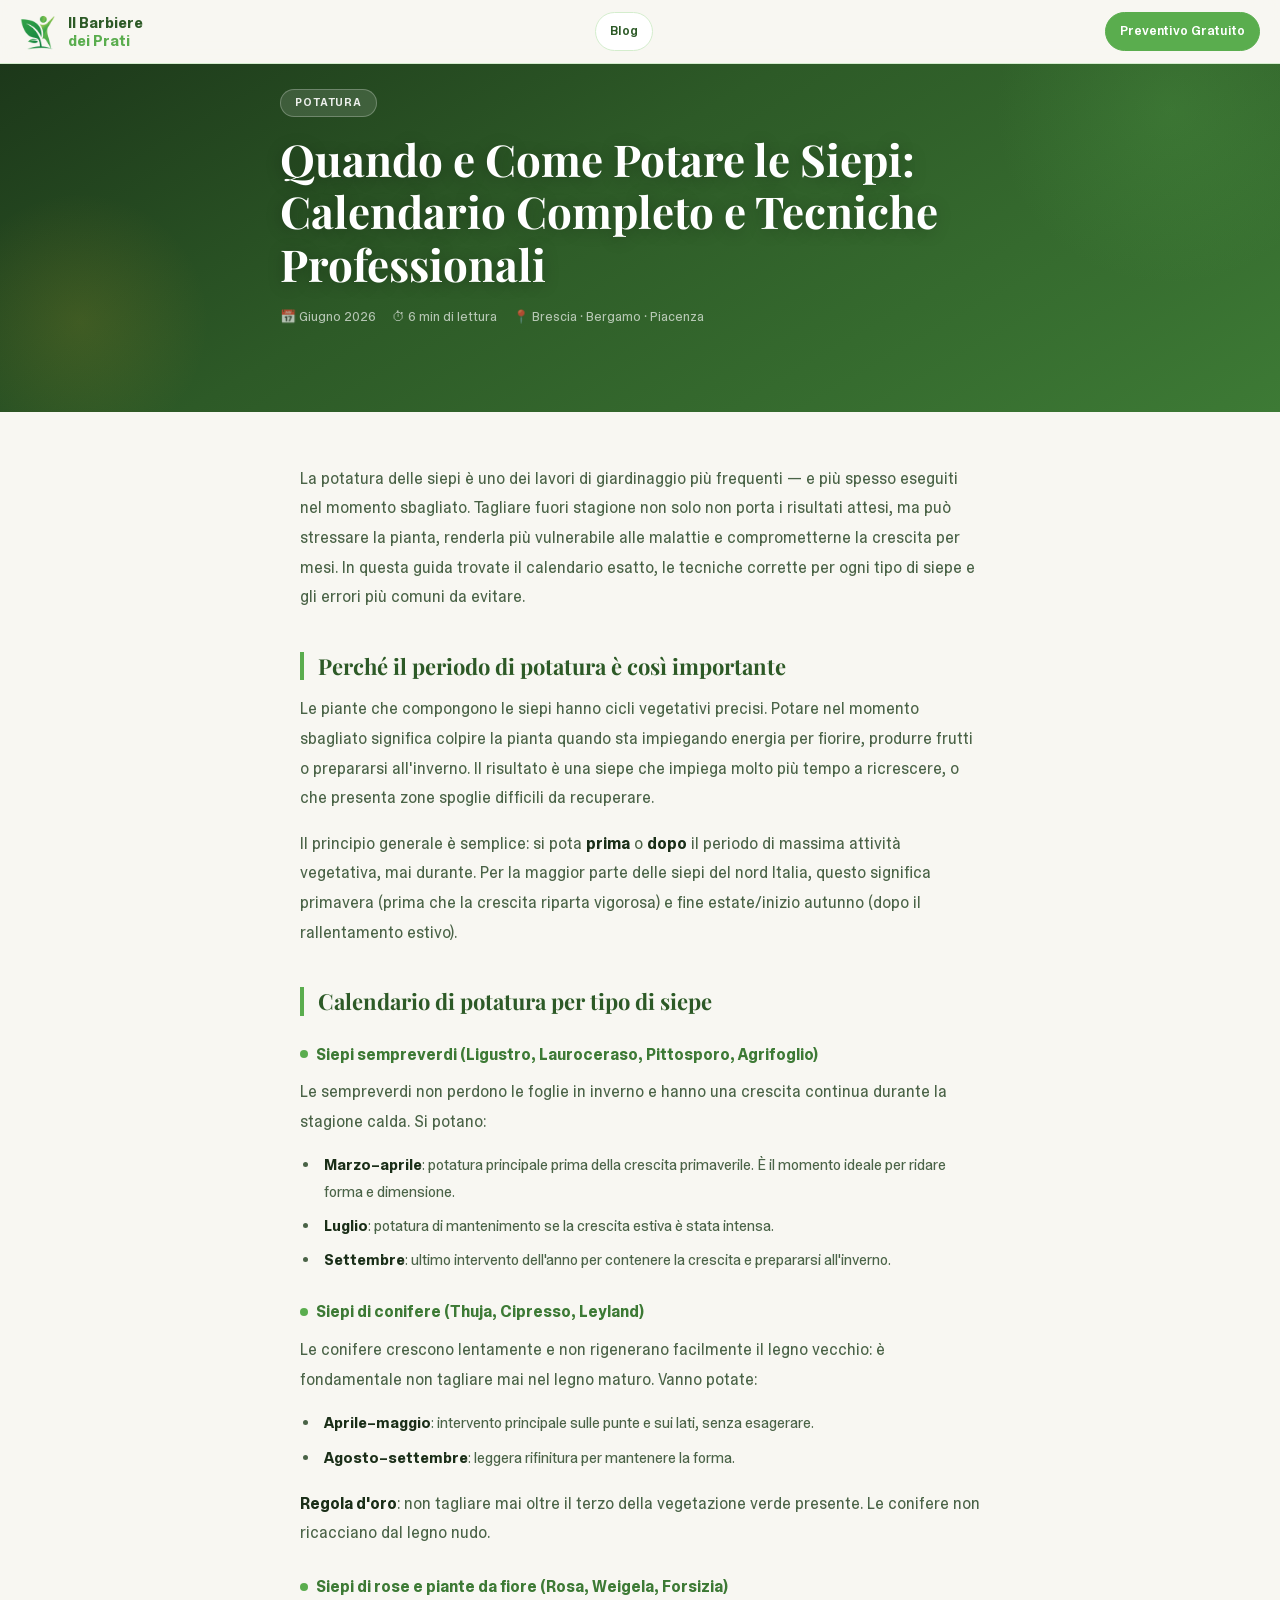
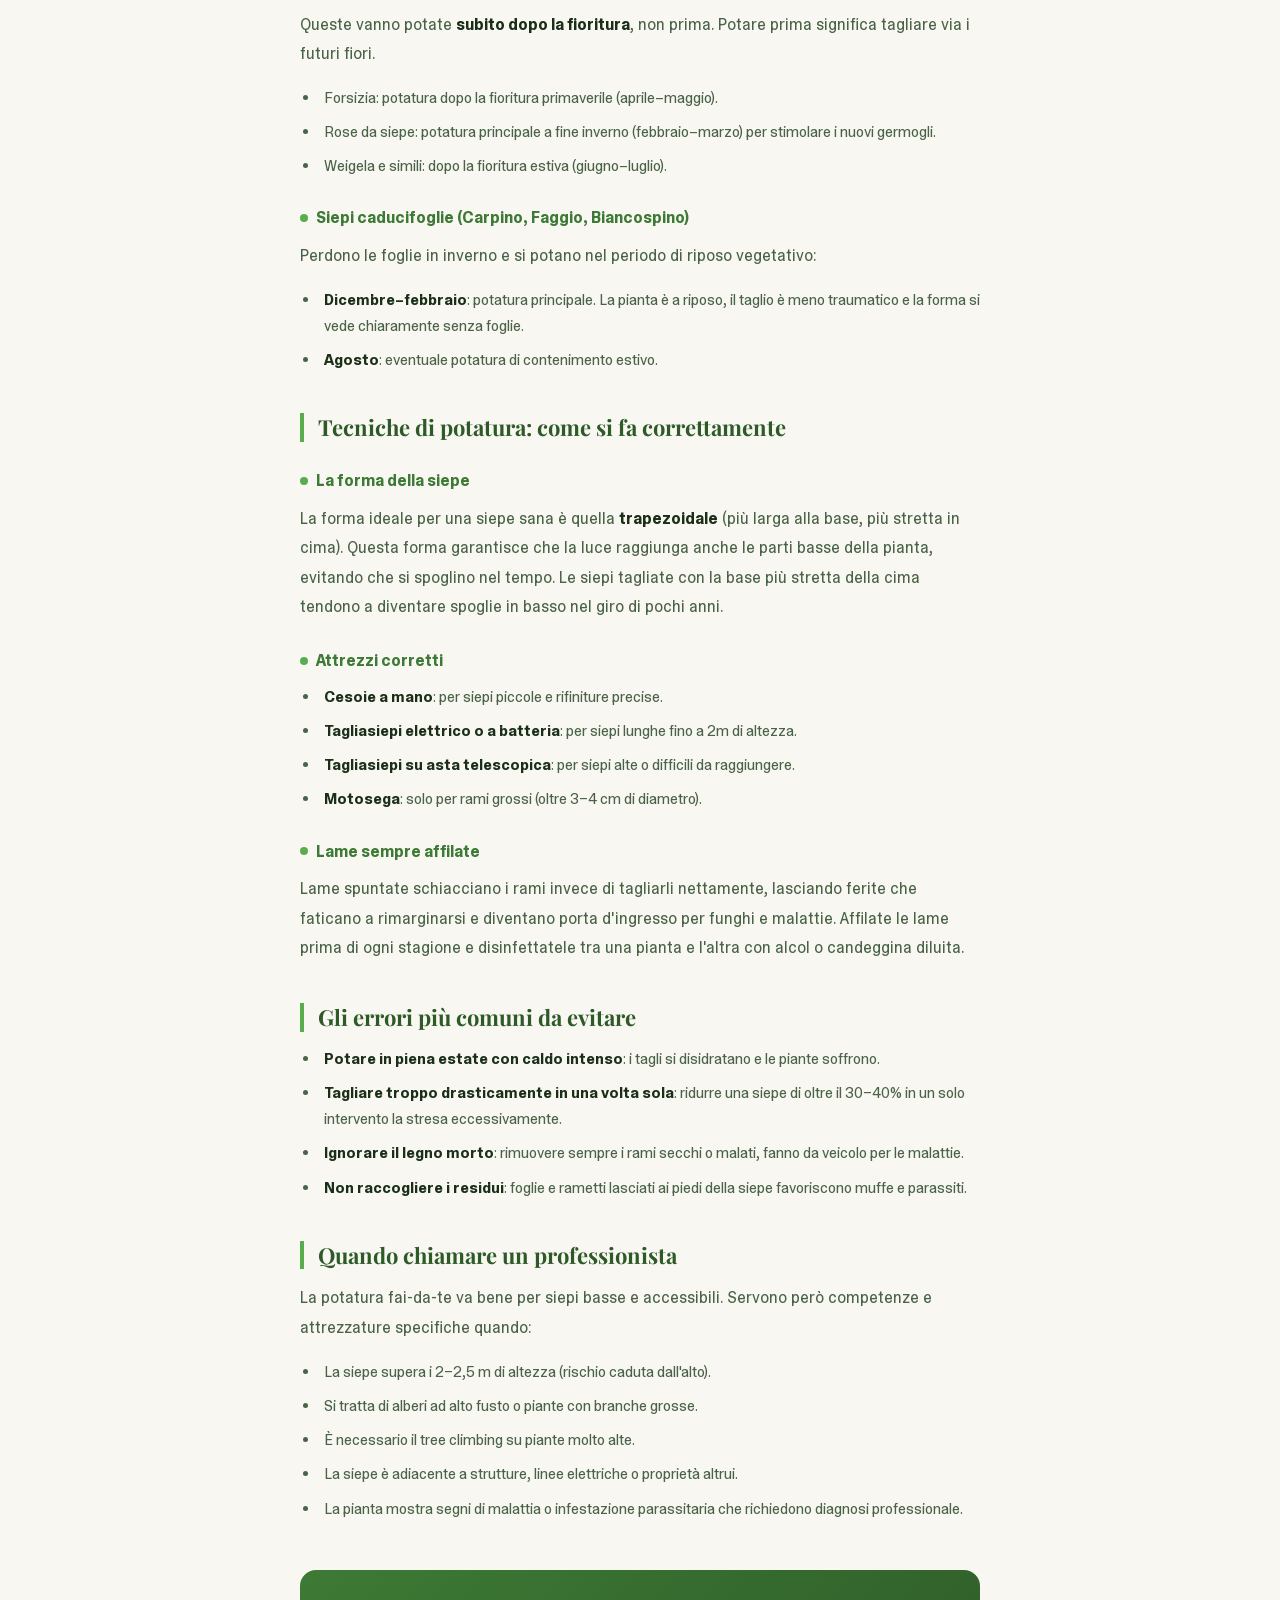
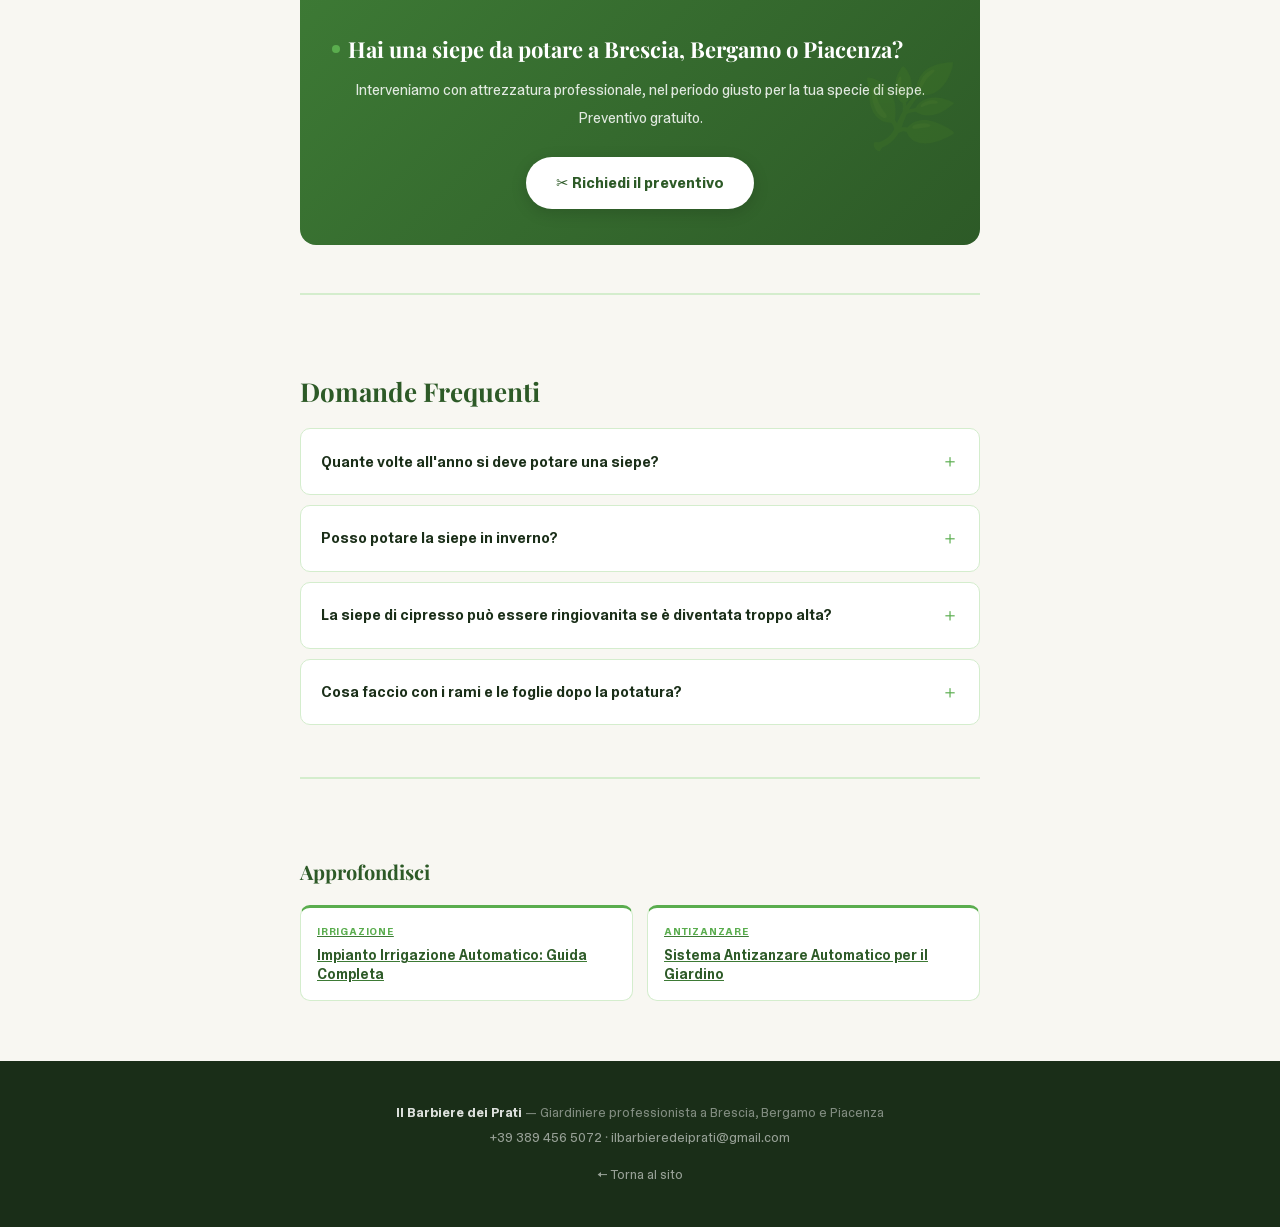
<file: blog/potatura-siepi-calendario-tecniche.html>
<!DOCTYPE html>
<html lang="it">
<head>
<meta charset="UTF-8"/>
<meta name="viewport" content="width=device-width,initial-scale=1"/>
<title>Quando e Come Potare le Siepi: Calendario e Tecniche Professionali | Il Barbiere dei Prati</title>
<meta name="description" content="Guida completa alla potatura delle siepi: calendario mese per mese, tecniche corrette per ogni tipo di pianta, errori da evitare e quando chiamare un professionista a Brescia."/>
<meta name="keywords" content="quando potare le siepi, potatura siepi periodo, come potare siepi sempreverdi, potatura siepi Brescia Bergamo"/>
<link rel="canonical" href="https://www.ilbarbieredeiprati.it/blog/potatura-siepi-calendario-tecniche.html"/>
<meta property="og:title" content="Quando e Come Potare le Siepi: Calendario Completo e Tecniche Professionali"/>
<meta property="og:type" content="article"/>
<link rel="preconnect" href="https://fonts.googleapis.com"/>
<link rel="preconnect" href="https://fonts.gstatic.com" crossorigin/>
<link href="https://fonts.googleapis.com/css2?family=Playfair+Display:wght@700&display=swap" rel="stylesheet"/>
<link rel="stylesheet" href="blog.css"/>
<link rel="icon" href="/images/logo-barbiere.png" type="image/png"/>
<link rel="shortcut icon" href="/images/logo-barbiere.png"/>
<link rel="apple-touch-icon" href="/images/logo-barbiere.png"/>
<script type="application/ld+json">
{"@context":"https://schema.org","@type":"Article","headline":"Quando e Come Potare le Siepi: Calendario Completo e Tecniche Professionali","author":{"@type":"Organization","name":"Il Barbiere dei Prati","url":"https://www.ilbarbieredeiprati.it"},"publisher":{"@type":"Organization","name":"Il Barbiere dei Prati"},"datePublished":"2026-06-22","dateModified":"2026-06-22","url":"https://www.ilbarbieredeiprati.it/blog/potatura-siepi-calendario-tecniche.html","inLanguage":"it"}
</script>
</head>
<body>
<nav>
  <a href="../" class="nl">
    <img src="../images/logo-barbiere.png" width="38" height="38" alt="Logo Il Barbiere dei Prati"/>
    <div class="nl-t">Il Barbiere<br/><span>dei Prati</span></div>
  </a>
  <a href="../blog/" class="nb">Blog</a>
  <a href="../#contatti" class="nb p">Preventivo Gratuito</a>
</nav>

<div class="art-head"><div class="art-head-in">
  <nav class="bc" aria-label="Breadcrumb">
    <a href="../">Home</a> › <a href="./">Blog</a> › Potatura siepi
  </nav>

  <span class="art-cat">Potatura</span>
  <h1 class="art-h1">Quando e Come Potare le Siepi: Calendario Completo e Tecniche Professionali</h1>
  <div class="art-meta">
    <span>📅 Giugno 2026</span>
    <span>⏱ 6 min di lettura</span>
    <span>📍 Brescia · Bergamo · Piacenza</span>
  </div>

</div></div>
<div class="blog-wrap">
  <div class="art-body">
    <p>La potatura delle siepi è uno dei lavori di giardinaggio più frequenti — e più spesso eseguiti nel momento sbagliato. Tagliare fuori stagione non solo non porta i risultati attesi, ma può stressare la pianta, renderla più vulnerabile alle malattie e comprometterne la crescita per mesi. In questa guida trovate il calendario esatto, le tecniche corrette per ogni tipo di siepe e gli errori più comuni da evitare.</p>

    <h2>Perché il periodo di potatura è così importante</h2>
    <p>Le piante che compongono le siepi hanno cicli vegetativi precisi. Potare nel momento sbagliato significa colpire la pianta quando sta impiegando energia per fiorire, produrre frutti o prepararsi all'inverno. Il risultato è una siepe che impiega molto più tempo a ricrescere, o che presenta zone spoglie difficili da recuperare.</p>
    <p>Il principio generale è semplice: si pota <strong>prima</strong> o <strong>dopo</strong> il periodo di massima attività vegetativa, mai durante. Per la maggior parte delle siepi del nord Italia, questo significa primavera (prima che la crescita riparta vigorosa) e fine estate/inizio autunno (dopo il rallentamento estivo).</p>

    <h2>Calendario di potatura per tipo di siepe</h2>

    <h3>Siepi sempreverdi (Ligustro, Lauroceraso, Pittosporo, Agrifoglio)</h3>
    <p>Le sempreverdi non perdono le foglie in inverno e hanno una crescita continua durante la stagione calda. Si potano:</p>
    <ul>
      <li><strong>Marzo–aprile</strong>: potatura principale prima della crescita primaverile. È il momento ideale per ridare forma e dimensione.</li>
      <li><strong>Luglio</strong>: potatura di mantenimento se la crescita estiva è stata intensa.</li>
      <li><strong>Settembre</strong>: ultimo intervento dell'anno per contenere la crescita e prepararsi all'inverno.</li>
    </ul>

    <h3>Siepi di conifere (Thuja, Cipresso, Leyland)</h3>
    <p>Le conifere crescono lentamente e non rigenerano facilmente il legno vecchio: è fondamentale non tagliare mai nel legno maturo. Vanno potate:</p>
    <ul>
      <li><strong>Aprile–maggio</strong>: intervento principale sulle punte e sui lati, senza esagerare.</li>
      <li><strong>Agosto–settembre</strong>: leggera rifinitura per mantenere la forma.</li>
    </ul>
    <p><strong>Regola d'oro</strong>: non tagliare mai oltre il terzo della vegetazione verde presente. Le conifere non ricacciano dal legno nudo.</p>

    <h3>Siepi di rose e piante da fiore (Rosa, Weigela, Forsizia)</h3>
    <p>Queste vanno potate <strong>subito dopo la fioritura</strong>, non prima. Potare prima significa tagliare via i futuri fiori.</p>
    <ul>
      <li>Forsizia: potatura dopo la fioritura primaverile (aprile–maggio).</li>
      <li>Rose da siepe: potatura principale a fine inverno (febbraio–marzo) per stimolare i nuovi germogli.</li>
      <li>Weigela e simili: dopo la fioritura estiva (giugno–luglio).</li>
    </ul>

    <h3>Siepi caducifoglie (Carpino, Faggio, Biancospino)</h3>
    <p>Perdono le foglie in inverno e si potano nel periodo di riposo vegetativo:</p>
    <ul>
      <li><strong>Dicembre–febbraio</strong>: potatura principale. La pianta è a riposo, il taglio è meno traumatico e la forma si vede chiaramente senza foglie.</li>
      <li><strong>Agosto</strong>: eventuale potatura di contenimento estivo.</li>
    </ul>

    <h2>Tecniche di potatura: come si fa correttamente</h2>
    <h3>La forma della siepe</h3>
    <p>La forma ideale per una siepe sana è quella <strong>trapezoidale</strong> (più larga alla base, più stretta in cima). Questa forma garantisce che la luce raggiunga anche le parti basse della pianta, evitando che si spoglino nel tempo. Le siepi tagliate con la base più stretta della cima tendono a diventare spoglie in basso nel giro di pochi anni.</p>
    <h3>Attrezzi corretti</h3>
    <ul>
      <li><strong>Cesoie a mano</strong>: per siepi piccole e rifiniture precise.</li>
      <li><strong>Tagliasiepi elettrico o a batteria</strong>: per siepi lunghe fino a 2m di altezza.</li>
      <li><strong>Tagliasiepi su asta telescopica</strong>: per siepi alte o difficili da raggiungere.</li>
      <li><strong>Motosega</strong>: solo per rami grossi (oltre 3–4 cm di diametro).</li>
    </ul>
    <h3>Lame sempre affilate</h3>
    <p>Lame spuntate schiacciano i rami invece di tagliarli nettamente, lasciando ferite che faticano a rimarginarsi e diventano porta d'ingresso per funghi e malattie. Affilate le lame prima di ogni stagione e disinfettatele tra una pianta e l'altra con alcol o candeggina diluita.</p>

    <h2>Gli errori più comuni da evitare</h2>
    <ul>
      <li><strong>Potare in piena estate con caldo intenso</strong>: i tagli si disidratano e le piante soffrono.</li>
      <li><strong>Tagliare troppo drasticamente in una volta sola</strong>: ridurre una siepe di oltre il 30–40% in un solo intervento la stresa eccessivamente.</li>
      <li><strong>Ignorare il legno morto</strong>: rimuovere sempre i rami secchi o malati, fanno da veicolo per le malattie.</li>
      <li><strong>Non raccogliere i residui</strong>: foglie e rametti lasciati ai piedi della siepe favoriscono muffe e parassiti.</li>
    </ul>

    <h2>Quando chiamare un professionista</h2>
    <p>La potatura fai-da-te va bene per siepi basse e accessibili. Servono però competenze e attrezzature specifiche quando:</p>
    <ul>
      <li>La siepe supera i 2–2,5 m di altezza (rischio caduta dall'alto).</li>
      <li>Si tratta di alberi ad alto fusto o piante con branche grosse.</li>
      <li>È necessario il tree climbing su piante molto alte.</li>
      <li>La siepe è adiacente a strutture, linee elettriche o proprietà altrui.</li>
      <li>La pianta mostra segni di malattia o infestazione parassitaria che richiedono diagnosi professionale.</li>
    </ul>

    <div class="cta-box">
      <h3>Hai una siepe da potare a Brescia, Bergamo o Piacenza?</h3>
      <p>Interveniamo con attrezzatura professionale, nel periodo giusto per la tua specie di siepe. Preventivo gratuito.</p>
      <a href="../#contatti">✂️ Richiedi il preventivo</a>
    </div>

    <div class="faq-section">
      <h2>Domande Frequenti</h2>
      <details class="fq">
        <summary>Quante volte all'anno si deve potare una siepe?</summary>
        <p class="fa">Dipende dalla specie. Le sempreverdi a crescita rapida (ligustro, lauroceraso) richiedono 2–3 interventi l'anno. Le conifere e le caducifoglie a crescita lenta bastano 1–2 volte. In media, un intervento primaverile e uno autunnale coprono la maggior parte delle esigenze.</p>
      </details>
      <details class="fq">
        <summary>Posso potare la siepe in inverno?</summary>
        <p class="fa">Dipende dalla specie. Per le caducifoglie (carpino, faggio) l'inverno è il periodo ideale. Per le sempreverdi e le conifere è meglio evitare i mesi con gelate frequenti, aspettando che le temperature si stabilizzino sopra i 5°C.</p>
      </details>
      <details class="fq">
        <summary>La siepe di cipresso può essere ringiovanita se è diventata troppo alta?</summary>
        <p class="fa">I cipressi non rigenerano dal legno vecchio, quindi una riduzione drastica dell'altezza è irreversibile. Si può intervenire per contenere la larghezza, ma per l'altezza è necessario valutare caso per caso. Consigliamo sempre un sopralluogo prima di procedere.</p>
      </details>
      <details class="fq">
        <summary>Cosa faccio con i rami e le foglie dopo la potatura?</summary>
        <p class="fa">I materiali di risulta possono essere portati agli ecocentri comunali, triturati per fare pacciamatura o, se si tratta di materiale sano, compostati. Con il servizio professionale ci occupiamo noi dello smaltimento dei residui.</p>
      </details>
    </div>

    <div class="related">
      <h2>Approfondisci</h2>
      <div class="rel-grid">
        <a href="impianto-irrigazione-automatico-giardino.html" class="rel-card">
          <div class="rel-cat">Irrigazione</div>
          <div class="rel-title">Impianto Irrigazione Automatico: Guida Completa</div>
        </a>
        <a href="sistema-antizanzare-giardino.html" class="rel-card">
          <div class="rel-cat">Antizanzare</div>
          <div class="rel-title">Sistema Antizanzare Automatico per il Giardino</div>
        </a>
      </div>
    </div>
  </div>
</div>

<footer>
  <p><strong style="color:rgba(255,255,255,.85)">Il Barbiere dei Prati</strong> — Giardiniere professionista a Brescia, Bergamo e Piacenza</p>
  <p><a href="tel:+393894565072">+39 389 456 5072</a> · <a href="mailto:ilbarbieredeiprati@gmail.com">ilbarbieredeiprati@gmail.com</a></p>
  <p style="margin-top:12px"><a href="../">← Torna al sito</a></p>
</footer>
</body>
</html>
</file>
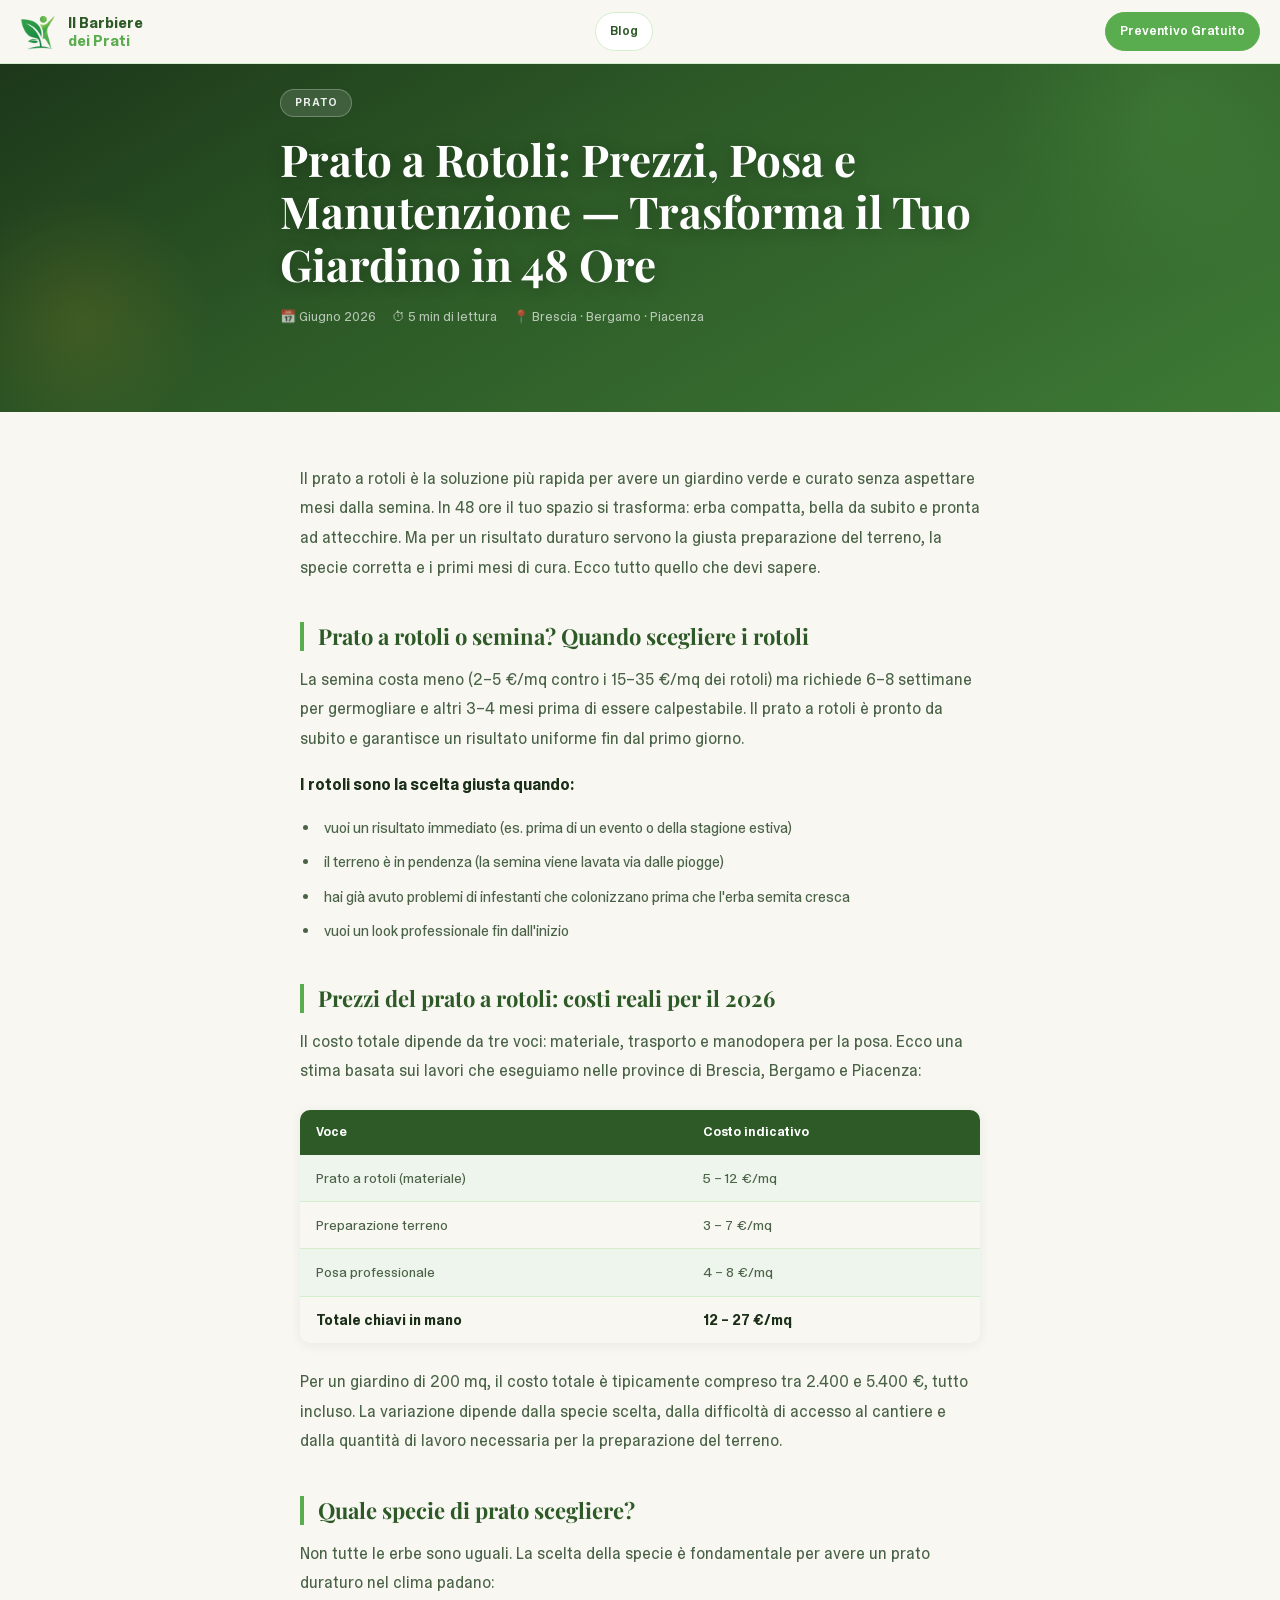
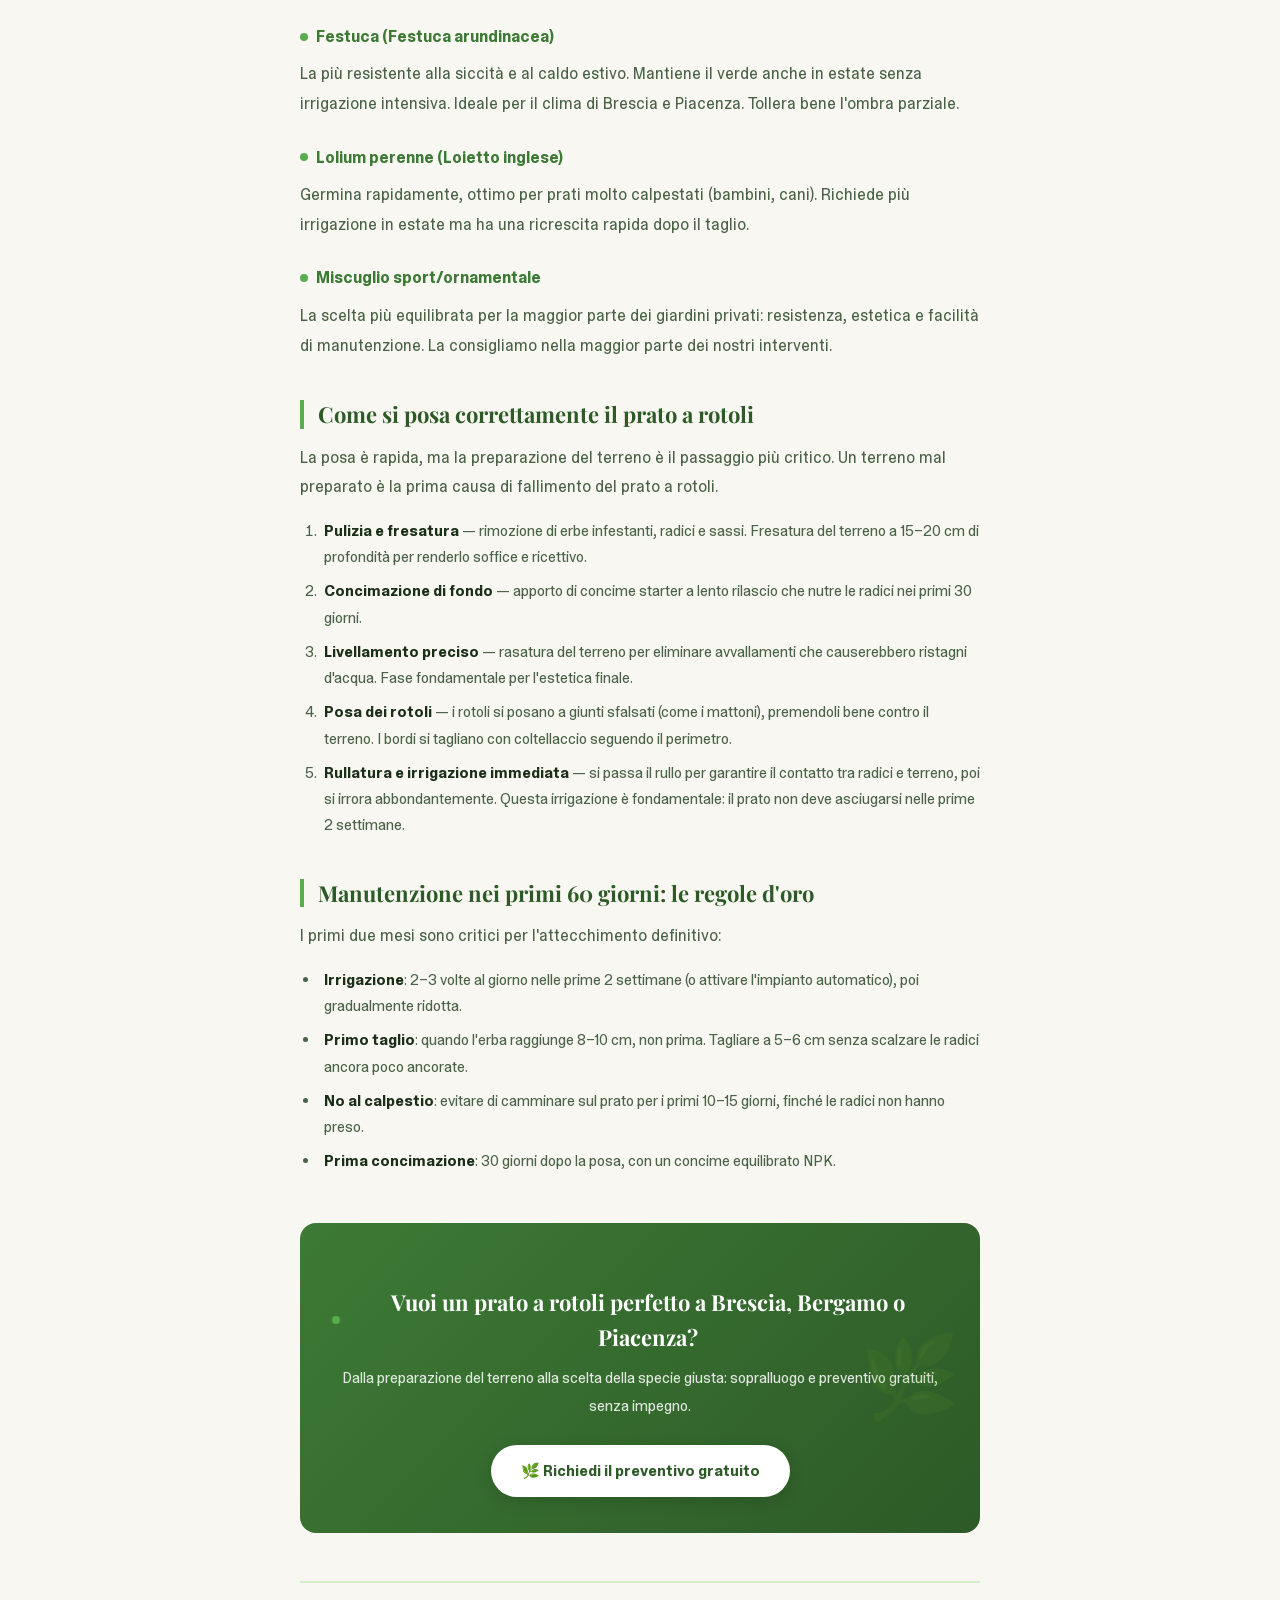
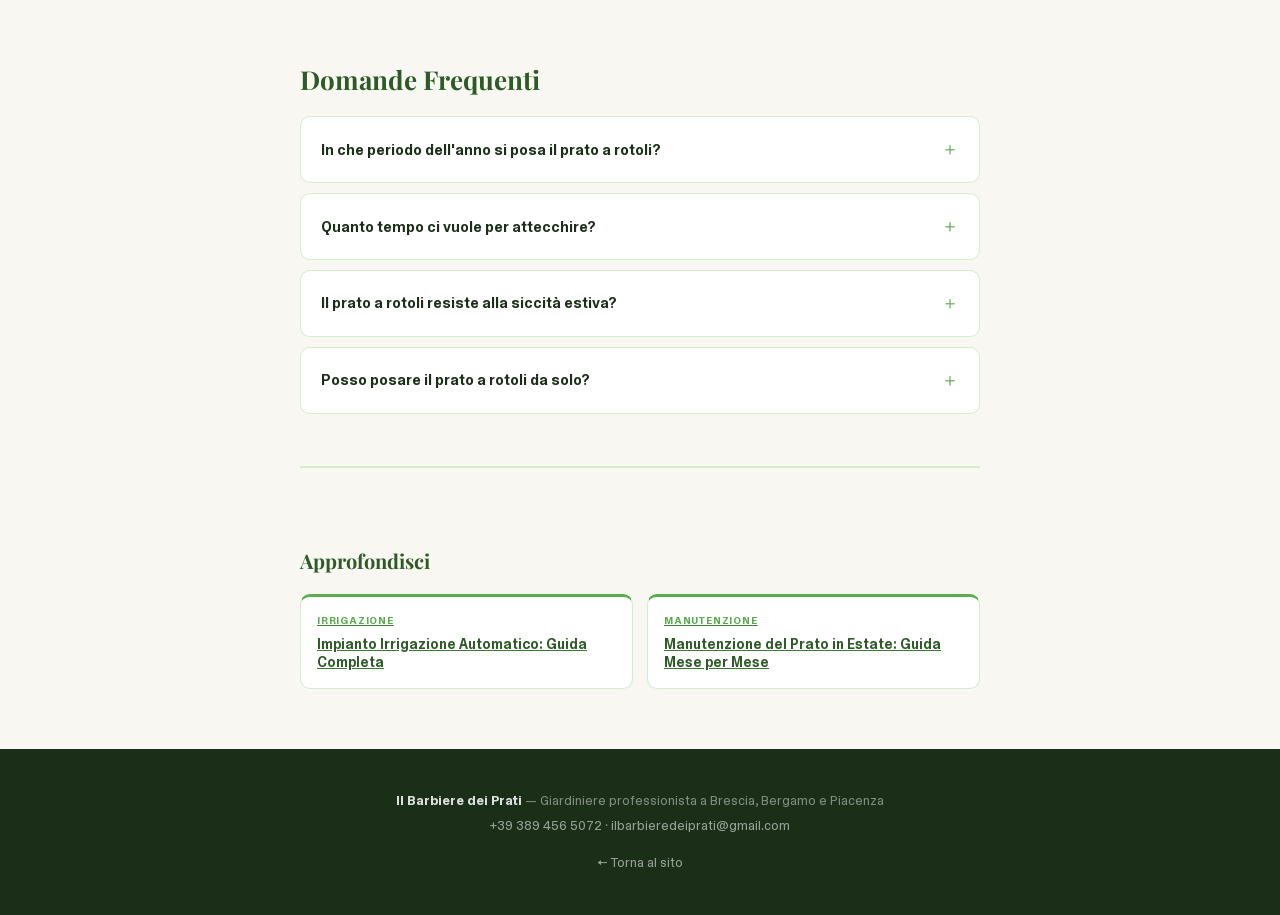
<file: blog/prato-a-rotoli-prezzi-posa.html>
<!DOCTYPE html>
<html lang="it">
<head>
<meta charset="UTF-8"/>
<meta name="viewport" content="width=device-width,initial-scale=1"/>
<title>Prato a Rotoli: Prezzi, Posa e Manutenzione 2026 | Il Barbiere dei Prati Brescia</title>
<meta name="description" content="Prato a rotoli: quanto costa al mq, come si posa correttamente, quali specie scegliere e come mantenerlo nei primi mesi. Guida pratica da giardiniere professionista a Brescia."/>
<meta name="keywords" content="prato a rotoli prezzi, posa prato rotoli costo, prato pronto Brescia, prato a rotoli manutenzione"/>
<link rel="canonical" href="https://www.ilbarbieredeiprati.it/blog/prato-a-rotoli-prezzi-posa.html"/>
<meta property="og:title" content="Prato a Rotoli: Prezzi, Posa e Manutenzione — Guida Completa 2026"/>
<meta property="og:type" content="article"/>
<link rel="preconnect" href="https://fonts.googleapis.com"/>
<link rel="preconnect" href="https://fonts.gstatic.com" crossorigin/>
<link href="https://fonts.googleapis.com/css2?family=Playfair+Display:wght@700&display=swap" rel="stylesheet"/>
<link rel="stylesheet" href="blog.css"/>
<link rel="icon" href="/images/logo-barbiere.png" type="image/png"/>
<link rel="shortcut icon" href="/images/logo-barbiere.png"/>
<link rel="apple-touch-icon" href="/images/logo-barbiere.png"/>
<script type="application/ld+json">
{"@context":"https://schema.org","@type":"Article","headline":"Prato a Rotoli: Prezzi, Posa e Manutenzione — Guida Completa","author":{"@type":"Organization","name":"Il Barbiere dei Prati","url":"https://www.ilbarbieredeiprati.it"},"publisher":{"@type":"Organization","name":"Il Barbiere dei Prati"},"datePublished":"2026-06-22","dateModified":"2026-06-22","url":"https://www.ilbarbieredeiprati.it/blog/prato-a-rotoli-prezzi-posa.html","inLanguage":"it"}
</script>
</head>
<body>
<nav>
  <a href="../" class="nl">
    <img src="../images/logo-barbiere.png" width="38" height="38" alt="Logo Il Barbiere dei Prati"/>
    <div class="nl-t">Il Barbiere<br/><span>dei Prati</span></div>
  </a>
  <a href="../blog/" class="nb">Blog</a>
  <a href="../#contatti" class="nb p">Preventivo Gratuito</a>
</nav>

<div class="art-head"><div class="art-head-in">
  <nav class="bc" aria-label="Breadcrumb">
    <a href="../">Home</a> › <a href="./">Blog</a> › Prato a rotoli
  </nav>

  <span class="art-cat">Prato</span>
  <h1 class="art-h1">Prato a Rotoli: Prezzi, Posa e Manutenzione — Trasforma il Tuo Giardino in 48 Ore</h1>
  <div class="art-meta">
    <span>📅 Giugno 2026</span>
    <span>⏱ 5 min di lettura</span>
    <span>📍 Brescia · Bergamo · Piacenza</span>
  </div>

</div></div>
<div class="blog-wrap">
  <div class="art-body">
    <p>Il prato a rotoli è la soluzione più rapida per avere un giardino verde e curato senza aspettare mesi dalla semina. In 48 ore il tuo spazio si trasforma: erba compatta, bella da subito e pronta ad attecchire. Ma per un risultato duraturo servono la giusta preparazione del terreno, la specie corretta e i primi mesi di cura. Ecco tutto quello che devi sapere.</p>

    <h2>Prato a rotoli o semina? Quando scegliere i rotoli</h2>
    <p>La semina costa meno (2–5 €/mq contro i 15–35 €/mq dei rotoli) ma richiede 6–8 settimane per germogliare e altri 3–4 mesi prima di essere calpestabile. Il prato a rotoli è pronto da subito e garantisce un risultato uniforme fin dal primo giorno.</p>
    <p><strong>I rotoli sono la scelta giusta quando:</strong></p>
    <ul>
      <li>vuoi un risultato immediato (es. prima di un evento o della stagione estiva)</li>
      <li>il terreno è in pendenza (la semina viene lavata via dalle piogge)</li>
      <li>hai già avuto problemi di infestanti che colonizzano prima che l'erba semita cresca</li>
      <li>vuoi un look professionale fin dall'inizio</li>
    </ul>

    <h2>Prezzi del prato a rotoli: costi reali per il 2026</h2>
    <p>Il costo totale dipende da tre voci: materiale, trasporto e manodopera per la posa. Ecco una stima basata sui lavori che eseguiamo nelle province di Brescia, Bergamo e Piacenza:</p>
    <table>
      <tr><th>Voce</th><th>Costo indicativo</th></tr>
      <tr><td>Prato a rotoli (materiale)</td><td>5 – 12 €/mq</td></tr>
      <tr><td>Preparazione terreno</td><td>3 – 7 €/mq</td></tr>
      <tr><td>Posa professionale</td><td>4 – 8 €/mq</td></tr>
      <tr><td><strong>Totale chiavi in mano</strong></td><td><strong>12 – 27 €/mq</strong></td></tr>
    </table>
    <p>Per un giardino di 200 mq, il costo totale è tipicamente compreso tra 2.400 e 5.400 €, tutto incluso. La variazione dipende dalla specie scelta, dalla difficoltà di accesso al cantiere e dalla quantità di lavoro necessaria per la preparazione del terreno.</p>

    <h2>Quale specie di prato scegliere?</h2>
    <p>Non tutte le erbe sono uguali. La scelta della specie è fondamentale per avere un prato duraturo nel clima padano:</p>
    <h3>Festuca (Festuca arundinacea)</h3>
    <p>La più resistente alla siccità e al caldo estivo. Mantiene il verde anche in estate senza irrigazione intensiva. Ideale per il clima di Brescia e Piacenza. Tollera bene l'ombra parziale.</p>
    <h3>Lolium perenne (Loietto inglese)</h3>
    <p>Germina rapidamente, ottimo per prati molto calpestati (bambini, cani). Richiede più irrigazione in estate ma ha una ricrescita rapida dopo il taglio.</p>
    <h3>Miscuglio sport/ornamentale</h3>
    <p>La scelta più equilibrata per la maggior parte dei giardini privati: resistenza, estetica e facilità di manutenzione. La consigliamo nella maggior parte dei nostri interventi.</p>

    <h2>Come si posa correttamente il prato a rotoli</h2>
    <p>La posa è rapida, ma la preparazione del terreno è il passaggio più critico. Un terreno mal preparato è la prima causa di fallimento del prato a rotoli.</p>
    <ol>
      <li><strong>Pulizia e fresatura</strong> — rimozione di erbe infestanti, radici e sassi. Fresatura del terreno a 15–20 cm di profondità per renderlo soffice e ricettivo.</li>
      <li><strong>Concimazione di fondo</strong> — apporto di concime starter a lento rilascio che nutre le radici nei primi 30 giorni.</li>
      <li><strong>Livellamento preciso</strong> — rasatura del terreno per eliminare avvallamenti che causerebbero ristagni d'acqua. Fase fondamentale per l'estetica finale.</li>
      <li><strong>Posa dei rotoli</strong> — i rotoli si posano a giunti sfalsati (come i mattoni), premendoli bene contro il terreno. I bordi si tagliano con coltellaccio seguendo il perimetro.</li>
      <li><strong>Rullatura e irrigazione immediata</strong> — si passa il rullo per garantire il contatto tra radici e terreno, poi si irrora abbondantemente. Questa irrigazione è fondamentale: il prato non deve asciugarsi nelle prime 2 settimane.</li>
    </ol>

    <h2>Manutenzione nei primi 60 giorni: le regole d'oro</h2>
    <p>I primi due mesi sono critici per l'attecchimento definitivo:</p>
    <ul>
      <li><strong>Irrigazione</strong>: 2–3 volte al giorno nelle prime 2 settimane (o attivare l'impianto automatico), poi gradualmente ridotta.</li>
      <li><strong>Primo taglio</strong>: quando l'erba raggiunge 8–10 cm, non prima. Tagliare a 5–6 cm senza scalzare le radici ancora poco ancorate.</li>
      <li><strong>No al calpestio</strong>: evitare di camminare sul prato per i primi 10–15 giorni, finché le radici non hanno preso.</li>
      <li><strong>Prima concimazione</strong>: 30 giorni dopo la posa, con un concime equilibrato NPK.</li>
    </ul>

    <div class="cta-box">
      <h3>Vuoi un prato a rotoli perfetto a Brescia, Bergamo o Piacenza?</h3>
      <p>Dalla preparazione del terreno alla scelta della specie giusta: sopralluogo e preventivo gratuiti, senza impegno.</p>
      <a href="../#contatti">🌿 Richiedi il preventivo gratuito</a>
    </div>

    <div class="faq-section">
      <h2>Domande Frequenti</h2>
      <details class="fq">
        <summary>In che periodo dell'anno si posa il prato a rotoli?</summary>
        <p class="fa">Il periodo ideale è primavera (marzo–maggio) e inizio autunno (settembre–ottobre), quando le temperature non sono troppo alte e le piogge favoriscono l'attecchimento. È possibile posarlo anche in estate con irrigazione intensiva.</p>
      </details>
      <details class="fq">
        <summary>Quanto tempo ci vuole per attecchire?</summary>
        <p class="fa">Le radici iniziano ad ancrarsi nel terreno dopo 10–15 giorni. Dopo 30 giorni il prato è già saldo e calpestabile normalmente. Per un attecchimento completo servono 60–90 giorni.</p>
      </details>
      <details class="fq">
        <summary>Il prato a rotoli resiste alla siccità estiva?</summary>
        <p class="fa">Dipende dalla specie. La festuca resiste bene al calore, specialmente con un impianto di irrigazione automatico. Senza irrigazione, in estate il prato può andare in dormienza (ingiallisce) ma torna verde con le piogge autunnali.</p>
      </details>
      <details class="fq">
        <summary>Posso posare il prato a rotoli da solo?</summary>
        <p class="fa">La posa in sé è abbastanza semplice, ma la preparazione del terreno richiede attrezzatura specifica (fresatrice, rullo, livella). Senza una preparazione corretta il rischio di fallimento è alto. Per superfici superiori a 50 mq consigliamo sempre un professionista.</p>
      </details>
    </div>

    <div class="related">
      <h2>Approfondisci</h2>
      <div class="rel-grid">
        <a href="impianto-irrigazione-automatico-giardino.html" class="rel-card">
          <div class="rel-cat">Irrigazione</div>
          <div class="rel-title">Impianto Irrigazione Automatico: Guida Completa</div>
        </a>
        <a href="manutenzione-prato-estate.html" class="rel-card">
          <div class="rel-cat">Manutenzione</div>
          <div class="rel-title">Manutenzione del Prato in Estate: Guida Mese per Mese</div>
        </a>
      </div>
    </div>
  </div>
</div>

<footer>
  <p><strong style="color:rgba(255,255,255,.85)">Il Barbiere dei Prati</strong> — Giardiniere professionista a Brescia, Bergamo e Piacenza</p>
  <p><a href="tel:+393894565072">+39 389 456 5072</a> · <a href="mailto:ilbarbieredeiprati@gmail.com">ilbarbieredeiprati@gmail.com</a></p>
  <p style="margin-top:12px"><a href="../">← Torna al sito</a></p>
</footer>
</body>
</html>
</file>
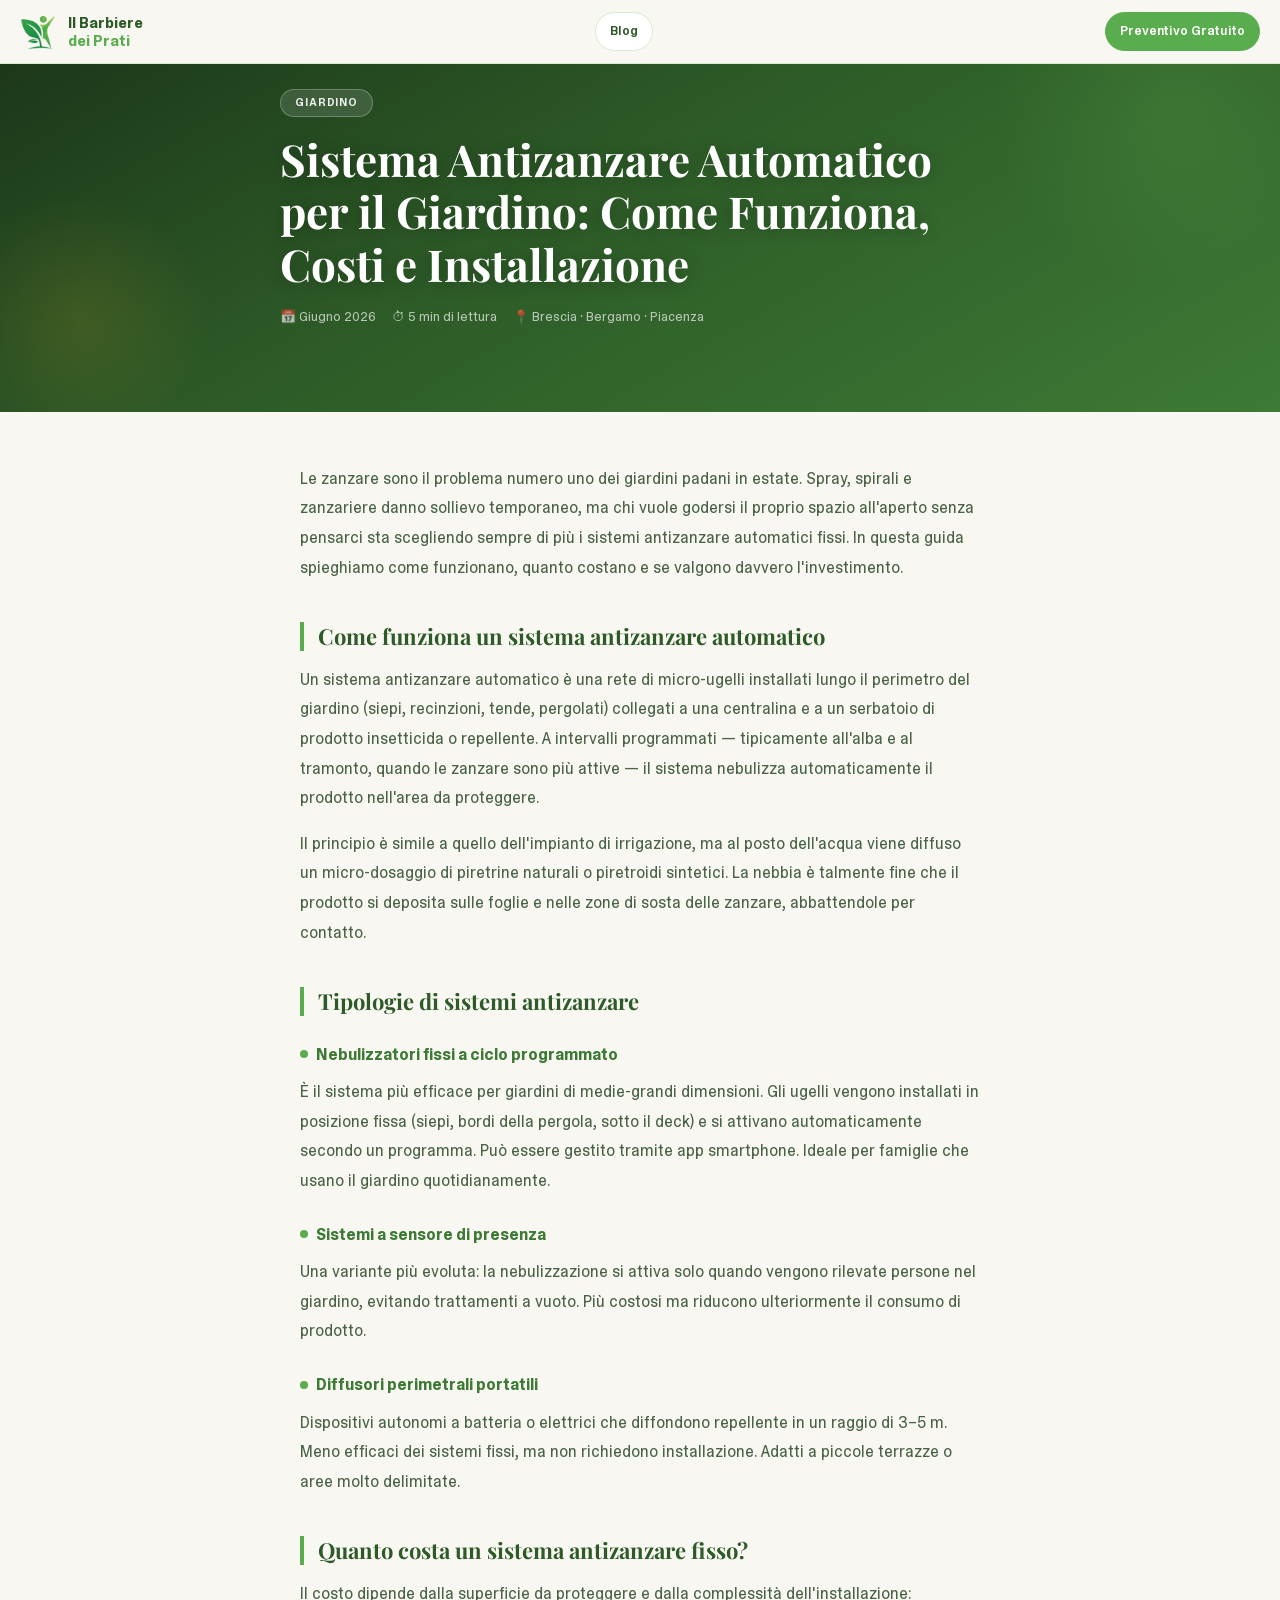
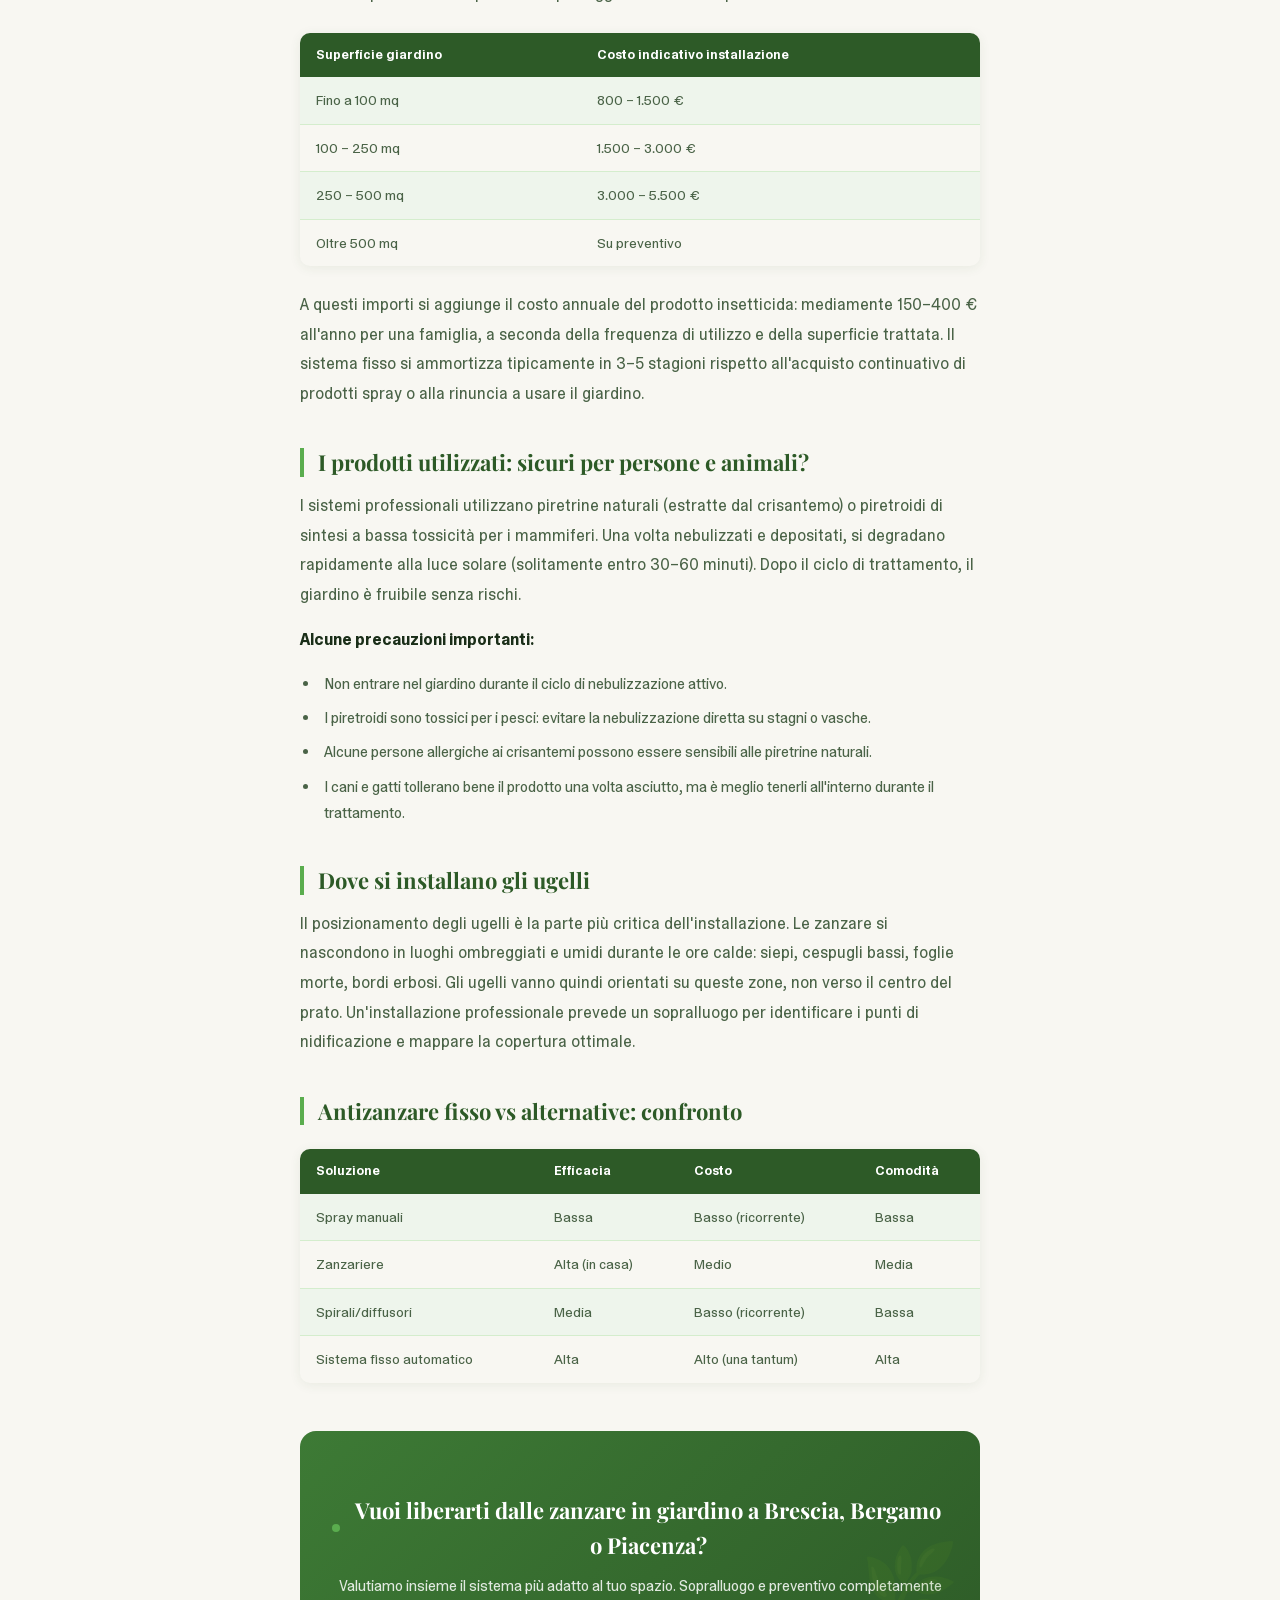
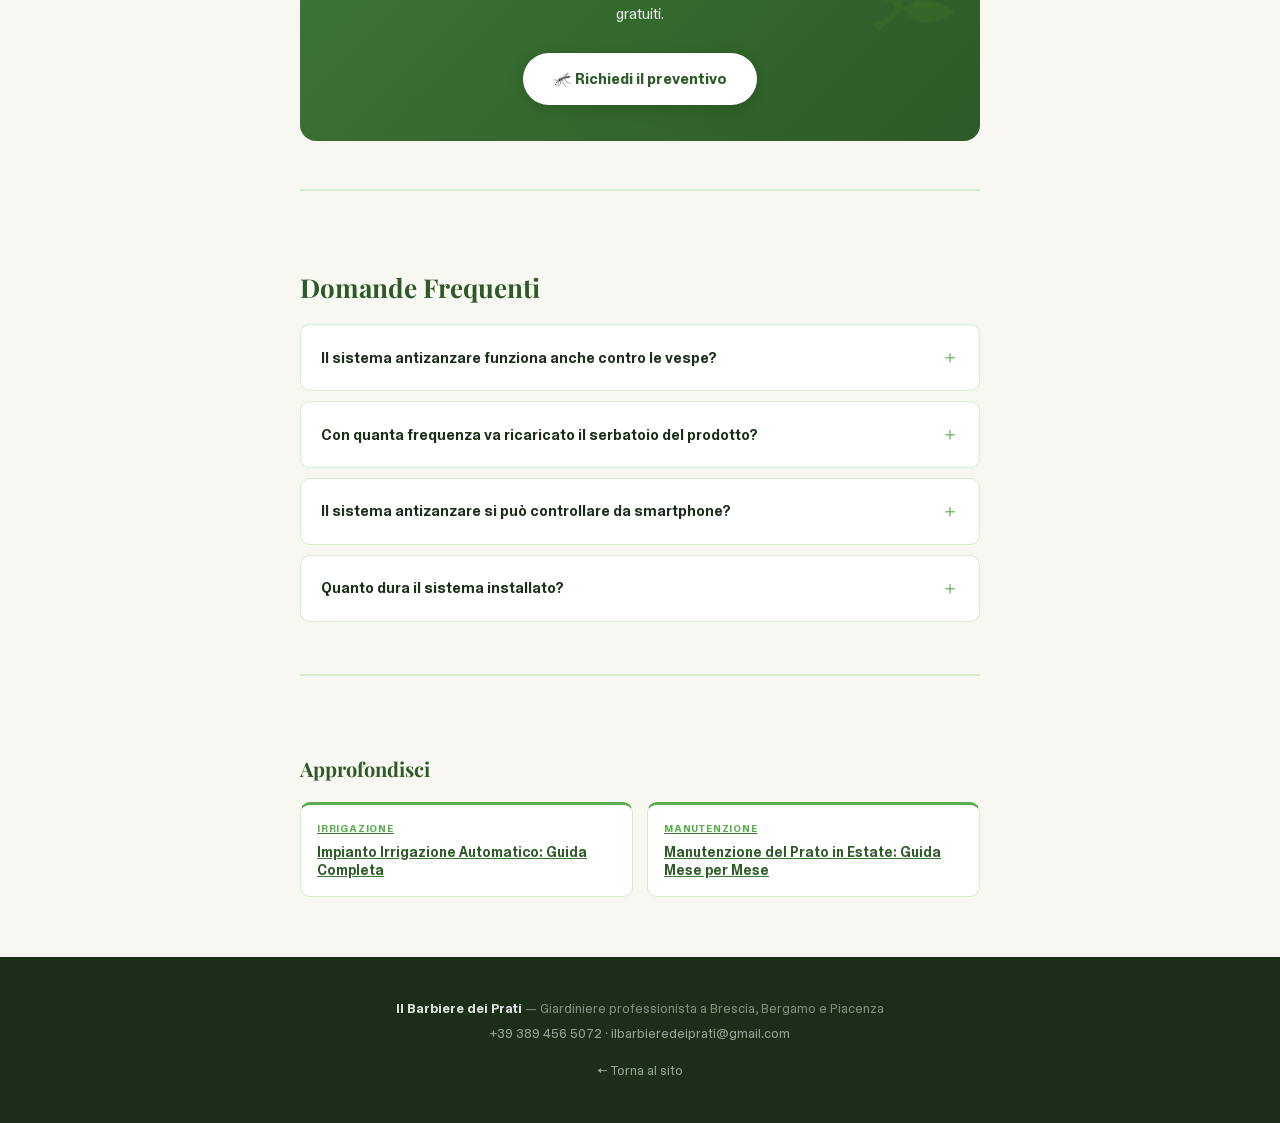
<file: blog/sistema-antizanzare-giardino.html>
<!DOCTYPE html>
<html lang="it">
<head>
<meta charset="UTF-8"/>
<meta name="viewport" content="width=device-width,initial-scale=1"/>
<title>Sistema Antizanzare Automatico per il Giardino: Come Funziona, Costi e Installazione | Il Barbiere dei Prati</title>
<meta name="description" content="Guida completa ai sistemi antizanzare automatici per giardino: come funzionano, costi di installazione, efficacia e alternativa agli spray. Brescia, Bergamo, Piacenza."/>
<meta name="keywords" content="sistema antizanzare giardino, antizanzare automatico esterno, nebulizzatore antizanzare, antizanzare Brescia"/>
<link rel="canonical" href="https://www.ilbarbieredeiprati.it/blog/sistema-antizanzare-giardino.html"/>
<meta property="og:title" content="Sistema Antizanzare Automatico per il Giardino: Come Funziona, Costi e Installazione"/>
<meta property="og:type" content="article"/>
<link rel="preconnect" href="https://fonts.googleapis.com"/>
<link rel="preconnect" href="https://fonts.gstatic.com" crossorigin/>
<link href="https://fonts.googleapis.com/css2?family=Playfair+Display:wght@700&display=swap" rel="stylesheet"/>
<link rel="stylesheet" href="blog.css"/>
<link rel="icon" href="/images/logo-barbiere.png" type="image/png"/>
<link rel="shortcut icon" href="/images/logo-barbiere.png"/>
<link rel="apple-touch-icon" href="/images/logo-barbiere.png"/>
<script type="application/ld+json">
{"@context":"https://schema.org","@type":"Article","headline":"Sistema Antizanzare Automatico per il Giardino: Come Funziona, Costi e Installazione","author":{"@type":"Organization","name":"Il Barbiere dei Prati","url":"https://www.ilbarbieredeiprati.it"},"publisher":{"@type":"Organization","name":"Il Barbiere dei Prati"},"datePublished":"2026-06-22","dateModified":"2026-06-22","url":"https://www.ilbarbieredeiprati.it/blog/sistema-antizanzare-giardino.html","inLanguage":"it"}
</script>
</head>
<body>
<nav>
  <a href="../" class="nl">
    <img src="../images/logo-barbiere.png" width="38" height="38" alt="Logo Il Barbiere dei Prati"/>
    <div class="nl-t">Il Barbiere<br/><span>dei Prati</span></div>
  </a>
  <a href="../blog/" class="nb">Blog</a>
  <a href="../#contatti" class="nb p">Preventivo Gratuito</a>
</nav>

<div class="art-head"><div class="art-head-in">
  <nav class="bc" aria-label="Breadcrumb">
    <a href="../">Home</a> › <a href="./">Blog</a> › Sistema antizanzare
  </nav>

  <span class="art-cat">Giardino</span>
  <h1 class="art-h1">Sistema Antizanzare Automatico per il Giardino: Come Funziona, Costi e Installazione</h1>
  <div class="art-meta">
    <span>📅 Giugno 2026</span>
    <span>⏱ 5 min di lettura</span>
    <span>📍 Brescia · Bergamo · Piacenza</span>
  </div>

</div></div>
<div class="blog-wrap">
  <div class="art-body">
    <p>Le zanzare sono il problema numero uno dei giardini padani in estate. Spray, spirali e zanzariere danno sollievo temporaneo, ma chi vuole godersi il proprio spazio all'aperto senza pensarci sta scegliendo sempre di più i sistemi antizanzare automatici fissi. In questa guida spieghiamo come funzionano, quanto costano e se valgono davvero l'investimento.</p>

    <h2>Come funziona un sistema antizanzare automatico</h2>
    <p>Un sistema antizanzare automatico è una rete di micro-ugelli installati lungo il perimetro del giardino (siepi, recinzioni, tende, pergolati) collegati a una centralina e a un serbatoio di prodotto insetticida o repellente. A intervalli programmati — tipicamente all'alba e al tramonto, quando le zanzare sono più attive — il sistema nebulizza automaticamente il prodotto nell'area da proteggere.</p>
    <p>Il principio è simile a quello dell'impianto di irrigazione, ma al posto dell'acqua viene diffuso un micro-dosaggio di piretrine naturali o piretroidi sintetici. La nebbia è talmente fine che il prodotto si deposita sulle foglie e nelle zone di sosta delle zanzare, abbattendole per contatto.</p>

    <h2>Tipologie di sistemi antizanzare</h2>
    <h3>Nebulizzatori fissi a ciclo programmato</h3>
    <p>È il sistema più efficace per giardini di medie-grandi dimensioni. Gli ugelli vengono installati in posizione fissa (siepi, bordi della pergola, sotto il deck) e si attivano automaticamente secondo un programma. Può essere gestito tramite app smartphone. Ideale per famiglie che usano il giardino quotidianamente.</p>
    <h3>Sistemi a sensore di presenza</h3>
    <p>Una variante più evoluta: la nebulizzazione si attiva solo quando vengono rilevate persone nel giardino, evitando trattamenti a vuoto. Più costosi ma riducono ulteriormente il consumo di prodotto.</p>
    <h3>Diffusori perimetrali portatili</h3>
    <p>Dispositivi autonomi a batteria o elettrici che diffondono repellente in un raggio di 3–5 m. Meno efficaci dei sistemi fissi, ma non richiedono installazione. Adatti a piccole terrazze o aree molto delimitate.</p>

    <h2>Quanto costa un sistema antizanzare fisso?</h2>
    <p>Il costo dipende dalla superficie da proteggere e dalla complessità dell'installazione:</p>
    <table>
      <tr><th>Superficie giardino</th><th>Costo indicativo installazione</th></tr>
      <tr><td>Fino a 100 mq</td><td>800 – 1.500 €</td></tr>
      <tr><td>100 – 250 mq</td><td>1.500 – 3.000 €</td></tr>
      <tr><td>250 – 500 mq</td><td>3.000 – 5.500 €</td></tr>
      <tr><td>Oltre 500 mq</td><td>Su preventivo</td></tr>
    </table>
    <p>A questi importi si aggiunge il costo annuale del prodotto insetticida: mediamente 150–400 € all'anno per una famiglia, a seconda della frequenza di utilizzo e della superficie trattata. Il sistema fisso si ammortizza tipicamente in 3–5 stagioni rispetto all'acquisto continuativo di prodotti spray o alla rinuncia a usare il giardino.</p>

    <h2>I prodotti utilizzati: sicuri per persone e animali?</h2>
    <p>I sistemi professionali utilizzano piretrine naturali (estratte dal crisantemo) o piretroidi di sintesi a bassa tossicità per i mammiferi. Una volta nebulizzati e depositati, si degradano rapidamente alla luce solare (solitamente entro 30–60 minuti). Dopo il ciclo di trattamento, il giardino è fruibile senza rischi.</p>
    <p><strong>Alcune precauzioni importanti:</strong></p>
    <ul>
      <li>Non entrare nel giardino durante il ciclo di nebulizzazione attivo.</li>
      <li>I piretroidi sono tossici per i pesci: evitare la nebulizzazione diretta su stagni o vasche.</li>
      <li>Alcune persone allergiche ai crisantemi possono essere sensibili alle piretrine naturali.</li>
      <li>I cani e gatti tollerano bene il prodotto una volta asciutto, ma è meglio tenerli all'interno durante il trattamento.</li>
    </ul>

    <h2>Dove si installano gli ugelli</h2>
    <p>Il posizionamento degli ugelli è la parte più critica dell'installazione. Le zanzare si nascondono in luoghi ombreggiati e umidi durante le ore calde: siepi, cespugli bassi, foglie morte, bordi erbosi. Gli ugelli vanno quindi orientati su queste zone, non verso il centro del prato. Un'installazione professionale prevede un sopralluogo per identificare i punti di nidificazione e mappare la copertura ottimale.</p>

    <h2>Antizanzare fisso vs alternative: confronto</h2>
    <table>
      <tr><th>Soluzione</th><th>Efficacia</th><th>Costo</th><th>Comodità</th></tr>
      <tr><td>Spray manuali</td><td>Bassa</td><td>Basso (ricorrente)</td><td>Bassa</td></tr>
      <tr><td>Zanzariere</td><td>Alta (in casa)</td><td>Medio</td><td>Media</td></tr>
      <tr><td>Spirali/diffusori</td><td>Media</td><td>Basso (ricorrente)</td><td>Bassa</td></tr>
      <tr><td>Sistema fisso automatico</td><td>Alta</td><td>Alto (una tantum)</td><td>Alta</td></tr>
    </table>

    <div class="cta-box">
      <h3>Vuoi liberarti dalle zanzare in giardino a Brescia, Bergamo o Piacenza?</h3>
      <p>Valutiamo insieme il sistema più adatto al tuo spazio. Sopralluogo e preventivo completamente gratuiti.</p>
      <a href="../#contatti">🦟 Richiedi il preventivo</a>
    </div>

    <div class="faq-section">
      <h2>Domande Frequenti</h2>
      <details class="fq">
        <summary>Il sistema antizanzare funziona anche contro le vespe?</summary>
        <p class="fa">I piretroidi hanno effetto anche su vespe e altri insetti volanti, ma l'efficacia è minore rispetto alle zanzare. Per i nidi di vespe vicini alla casa è sempre necessario un trattamento specifico e mirato.</p>
      </details>
      <details class="fq">
        <summary>Con quanta frequenza va ricaricato il serbatoio del prodotto?</summary>
        <p class="fa">Dipende dalla dimensione del serbatoio e dalla frequenza di attivazione. In media, per un giardino di 200 mq con 2 cicli al giorno, il serbatoio da 20 litri dura 4–6 settimane. Alcuni sistemi inviano una notifica sull'app quando il livello è basso.</p>
      </details>
      <details class="fq">
        <summary>Il sistema antizanzare si può controllare da smartphone?</summary>
        <p class="fa">Sì, i sistemi di fascia media e alta includono un modulo Wi-Fi che permette di gestire programmi, attivare trattamenti manuali e ricevere notifiche direttamente dall'app. È possibile integrare il sistema con assistenti vocali come Alexa o Google Home.</p>
      </details>
      <details class="fq">
        <summary>Quanto dura il sistema installato?</summary>
        <p class="fa">I componenti principali (ugelli, tubi, centralina) durano 8–12 anni con manutenzione ordinaria. Gli ugelli vanno puliti a inizio stagione per evitare ostruzioni. La manutenzione annuale costa generalmente 80–150 €.</p>
      </details>
    </div>

    <div class="related">
      <h2>Approfondisci</h2>
      <div class="rel-grid">
        <a href="impianto-irrigazione-automatico-giardino.html" class="rel-card">
          <div class="rel-cat">Irrigazione</div>
          <div class="rel-title">Impianto Irrigazione Automatico: Guida Completa</div>
        </a>
        <a href="manutenzione-prato-estate.html" class="rel-card">
          <div class="rel-cat">Manutenzione</div>
          <div class="rel-title">Manutenzione del Prato in Estate: Guida Mese per Mese</div>
        </a>
      </div>
    </div>
  </div>
</div>

<footer>
  <p><strong style="color:rgba(255,255,255,.85)">Il Barbiere dei Prati</strong> — Giardiniere professionista a Brescia, Bergamo e Piacenza</p>
  <p><a href="tel:+393894565072">+39 389 456 5072</a> · <a href="mailto:ilbarbieredeiprati@gmail.com">ilbarbieredeiprati@gmail.com</a></p>
  <p style="margin-top:12px"><a href="../">← Torna al sito</a></p>
</footer>
</body>
</html>
</file>
<file: blog/blog.css>
:root{--gd:#2d5a27;--gm:#3d7a35;--gl:#5aad4e;--gp:#eef5ec;--gmt:#d4edcd;--cream:#f8f7f2;--td:#1a2e18;--tm:#4a6347;--tl:#7a9977;--gold:#c9a227;--w:#ffffff;--sh:0 4px 24px rgba(45,90,39,.12);--r:16px;--rs:10px}
*,*::before,*::after{box-sizing:border-box;margin:0;padding:0}
body{font-family:'Camera',system-ui,sans-serif;background:var(--cream);color:var(--td);line-height:1.6;overflow-x:hidden}
@font-face{font-family:'Camera';src:url('../fonts/CameraPlainVariable.woff2') format('woff2');font-display:swap}

/* NAV */
nav{position:fixed;top:0;left:0;right:0;z-index:200;background:rgba(248,247,242,.96);backdrop-filter:blur(14px);border-bottom:1px solid var(--gmt);padding:0 20px;height:64px;display:flex;align-items:center;justify-content:space-between;gap:12px}
.nl{display:flex;align-items:center;gap:10px;text-decoration:none}
.nl img{width:38px;height:38px;object-fit:contain}
.nl-t{font-size:15px;font-weight:700;color:var(--gd);line-height:1.2}
.nl-t span{color:var(--gl)}
.nb{display:flex;align-items:center;gap:6px;padding:8px 14px;border-radius:50px;border:1.5px solid var(--gmt);background:var(--w);color:var(--gd);font-size:13px;font-weight:500;text-decoration:none;white-space:nowrap;transition:all .2s}
.nb:hover{border-color:var(--gl);color:var(--gl)}
.nb.p{background:var(--gl);border-color:var(--gl);color:var(--w)}
.nb.p:hover{background:var(--gd)}

/* ARTICLE HERO HEADER */
.art-head{background:linear-gradient(150deg,#1a3318 0%,var(--gd) 45%,var(--gm) 100%);padding:88px 20px 52px;position:relative;overflow:hidden}
.art-head::before{content:'';position:absolute;right:-80px;top:-80px;width:380px;height:380px;background:radial-gradient(circle,rgba(90,173,78,.2) 0%,transparent 65%);border-radius:50%;pointer-events:none}
.art-head::after{content:'';position:absolute;left:-60px;bottom:-50px;width:280px;height:280px;background:radial-gradient(circle,rgba(201,162,39,.15) 0%,transparent 65%);border-radius:50%;pointer-events:none}
.art-head-in{max-width:720px;margin:0 auto;position:relative;z-index:1}
.art-head .bc{font-size:12px;color:rgba(255,255,255,.45);margin-bottom:24px}
.art-head .bc a{color:rgba(255,255,255,.7);text-decoration:none}
.art-head .bc a:hover{color:#fff}
.art-head .art-cat{background:rgba(255,255,255,.12);border:1px solid rgba(255,255,255,.25);color:rgba(255,255,255,.9)}
.art-head .art-h1{color:#fff;text-shadow:0 2px 16px rgba(0,0,0,.25)}
.art-head .art-meta{color:rgba(255,255,255,.65)}

/* LAYOUT */
.blog-wrap{max-width:720px;margin:0 auto;padding:48px 20px 60px}
.art-head+.blog-wrap{padding-top:52px}

/* BREADCRUMB (index page only) */
.bc{font-size:12px;color:var(--tl);margin-bottom:24px}
.bc a{color:var(--gl);text-decoration:none}
.bc a:hover{text-decoration:underline}

/* ARTICLE HEADER */
.art-cat{display:inline-block;background:var(--gp);border:1px solid var(--gmt);border-radius:50px;padding:4px 14px;font-size:11px;font-weight:600;color:var(--gm);text-transform:uppercase;letter-spacing:.08em;margin-bottom:16px}
.art-h1{font-family:'Playfair Display',serif;font-size:clamp(28px,5.5vw,44px);font-weight:700;color:var(--gd);line-height:1.2;margin-bottom:16px}
.art-meta{font-size:13px;color:var(--tl);margin-bottom:32px;display:flex;gap:16px;flex-wrap:wrap}
.art-meta span{display:flex;align-items:center;gap:5px}

/* ARTICLE BODY */
.art-body h2{font-family:'Playfair Display',serif;font-size:22px;color:var(--gd);margin:40px 0 14px;line-height:1.3;border-left:4px solid var(--gl);padding-left:14px}
.art-body h3{font-size:16px;font-weight:700;color:var(--gm);margin:26px 0 10px;display:flex;align-items:center;gap:8px}
.art-body h3::before{content:'';display:inline-block;width:8px;height:8px;background:var(--gl);border-radius:50%;flex-shrink:0}
.art-body p{font-size:16px;color:var(--tm);line-height:1.85;margin-bottom:16px}
.art-body ul,.art-body ol{margin:0 0 18px 20px}
.art-body li{font-size:15px;color:var(--tm);line-height:1.75;margin-bottom:8px;padding-left:4px}
.art-body strong{color:var(--td)}
.art-body a{color:var(--gm);text-decoration:underline}

/* TABLE */
.art-body table{width:100%;border-collapse:collapse;margin:24px 0;font-size:14px;border-radius:var(--rs);overflow:hidden;box-shadow:0 2px 12px rgba(45,90,39,.08)}
.art-body th{background:var(--gd);color:var(--w);padding:12px 16px;text-align:left;font-size:13px;font-weight:600}
.art-body td{padding:12px 16px;border-bottom:1px solid var(--gmt);color:var(--tm)}
.art-body tr:nth-child(even) td{background:var(--gp)}
.art-body tr:last-child td{border-bottom:none}

/* CTA BOX */
.cta-box{background:linear-gradient(135deg,var(--gm),var(--gd));border-radius:var(--r);padding:36px 32px;text-align:center;margin:48px 0;position:relative;overflow:hidden}
.cta-box::before{content:'🌿';position:absolute;right:20px;top:50%;transform:translateY(-50%);font-size:80px;opacity:.12;pointer-events:none}
.cta-box h3{font-family:'Playfair Display',serif;font-size:22px;color:var(--w);margin-bottom:10px}
.cta-box p{font-size:15px;color:rgba(255,255,255,.85);margin-bottom:24px}
.cta-box a{display:inline-flex;align-items:center;gap:8px;background:var(--w);color:var(--gd);padding:14px 30px;border-radius:50px;font-weight:700;font-size:15px;text-decoration:none;transition:all .2s;box-shadow:0 4px 16px rgba(0,0,0,.15)}
.cta-box a:hover{background:var(--cream);transform:translateY(-2px)}

/* FAQ */
.faq-section{margin-top:48px;padding-top:40px;border-top:2px solid var(--gmt)}
.faq-section h2{font-family:'Playfair Display',serif;font-size:26px;color:var(--gd);margin-bottom:20px;border-left:none;padding-left:0}
.fq{border:1.5px solid var(--gmt);border-radius:var(--rs);background:var(--w);overflow:hidden;margin-bottom:10px;transition:border-color .2s}
.fq[open]{border-color:var(--gl)}
.fq summary{padding:18px 20px;font-weight:600;font-size:15px;color:var(--td);cursor:pointer;display:flex;justify-content:space-between;align-items:center;gap:12px;list-style:none}
.fq summary::-webkit-details-marker{display:none}
.fq summary::after{content:'＋';font-size:18px;color:var(--gl);flex-shrink:0;font-weight:400}
.fq[open] summary::after{content:'－'}
.fq .fa{padding:0 20px 18px;font-size:14px;color:var(--tm);line-height:1.75}

/* RELATED ARTICLES */
.related{margin-top:52px;padding-top:40px;border-top:2px solid var(--gmt)}
.related h2{font-family:'Playfair Display',serif;font-size:20px;color:var(--gd);margin-bottom:20px;border-left:none;padding-left:0}
.rel-grid{display:grid;grid-template-columns:1fr 1fr;gap:14px}
.rel-card{background:var(--w);border:1.5px solid var(--gmt);border-top:3px solid var(--gl);border-radius:var(--rs);text-decoration:none;transition:all .2s;display:block;padding:16px}
.rel-card:hover{border-color:var(--gl);border-top-color:var(--gd);transform:translateY(-3px);box-shadow:var(--sh)}
.rel-cat{font-size:10px;font-weight:700;color:var(--gl);text-transform:uppercase;letter-spacing:.08em;margin-bottom:6px}
.rel-title{font-size:14px;font-weight:600;color:var(--gd);line-height:1.35}

/* BLOG INDEX PAGE */
.blog-wrap{max-width:720px;margin:0 auto;padding:96px 20px 60px}
.blog-hero{text-align:center;padding:20px 0 48px}
.blog-hero .sl{display:inline-block;background:var(--gp);border:1px solid var(--gmt);border-radius:50px;padding:5px 18px;font-size:11px;font-weight:600;color:var(--gm);text-transform:uppercase;letter-spacing:.1em;margin-bottom:18px}
.blog-hero h1{font-family:'Playfair Display',serif;font-size:clamp(30px,5vw,46px);color:var(--gd);margin-bottom:14px}
.blog-hero p{font-size:16px;color:var(--tm);max-width:520px;margin:0 auto;line-height:1.75}
.blog-grid{display:grid;grid-template-columns:1fr 1fr;gap:22px}
.blog-card{background:var(--w);border:1.5px solid var(--gmt);border-radius:var(--r);overflow:hidden;text-decoration:none;display:flex;flex-direction:column;transition:all .25s}
.blog-card:hover{border-color:var(--gl);transform:translateY(-4px);box-shadow:0 8px 32px rgba(45,90,39,.14)}
.blog-card-img{height:110px;display:flex;align-items:center;justify-content:center;font-size:52px;position:relative;overflow:hidden}
.blog-card-img::before{content:'';position:absolute;inset:0}
.bci-water{background:linear-gradient(135deg,#1a4e2a,var(--gm))}
.bci-grass{background:linear-gradient(135deg,var(--gm),var(--gl))}
.bci-cut{background:linear-gradient(135deg,#0f2d1a,var(--gd))}
.bci-shield{background:linear-gradient(135deg,var(--gd),#2a5e22)}
.bci-sun{background:linear-gradient(135deg,var(--gm),#a07a1a)}
.blog-card-emoji{position:relative;z-index:1;filter:drop-shadow(0 2px 8px rgba(0,0,0,.2))}
.blog-card-body{padding:22px 20px;flex-grow:1;display:flex;flex-direction:column;gap:8px}
.bc-cat{font-size:10px;font-weight:700;color:var(--gl);text-transform:uppercase;letter-spacing:.1em}
.bc-title{font-family:'Playfair Display',serif;font-size:18px;font-weight:700;color:var(--gd);line-height:1.35;flex-grow:1}
.bc-desc{font-size:14px;color:var(--tm);line-height:1.65}
.bc-meta{font-size:12px;color:var(--tl);display:flex;gap:12px;margin-top:4px}
.bc-arrow{font-size:13px;color:var(--gl);font-weight:600;margin-top:4px}
.blog-cta{background:linear-gradient(135deg,var(--gm),var(--gd));border-radius:var(--r);padding:40px 32px;text-align:center;margin-top:52px;position:relative;overflow:hidden}
.blog-cta::after{content:'🌿';position:absolute;right:24px;top:50%;transform:translateY(-50%);font-size:80px;opacity:.12;pointer-events:none}
.blog-cta h2{font-family:'Playfair Display',serif;font-size:26px;color:var(--w);margin-bottom:10px}
.blog-cta p{font-size:15px;color:rgba(255,255,255,.85);margin-bottom:24px}
.blog-cta a{display:inline-flex;align-items:center;gap:8px;background:var(--w);color:var(--gd);padding:14px 30px;border-radius:50px;font-weight:700;font-size:15px;text-decoration:none;box-shadow:0 4px 16px rgba(0,0,0,.15)}
.blog-cta a:hover{background:var(--cream)}
.blog-all{display:inline-flex;align-items:center;gap:8px;margin-top:32px;background:var(--gd);color:var(--w);padding:13px 28px;border-radius:50px;font-weight:600;font-size:14px;text-decoration:none;transition:background .2s}
.blog-all:hover{background:var(--gm)}

/* FOOTER */
footer{background:var(--td);padding:40px 20px;text-align:center}
footer p{font-size:13px;color:rgba(255,255,255,.45);line-height:1.9}
footer a{color:rgba(255,255,255,.55);text-decoration:none;transition:color .2s}
footer a:hover{color:var(--gl)}
.ft-links{display:flex;justify-content:center;gap:20px;flex-wrap:wrap;margin-bottom:20px}
.ft-links a{color:rgba(255,255,255,.6);font-size:13px;text-decoration:none}
.ft-links a:hover{color:var(--gl)}

@media(max-width:600px){.blog-grid,.rel-grid{grid-template-columns:1fr}}
</file>
